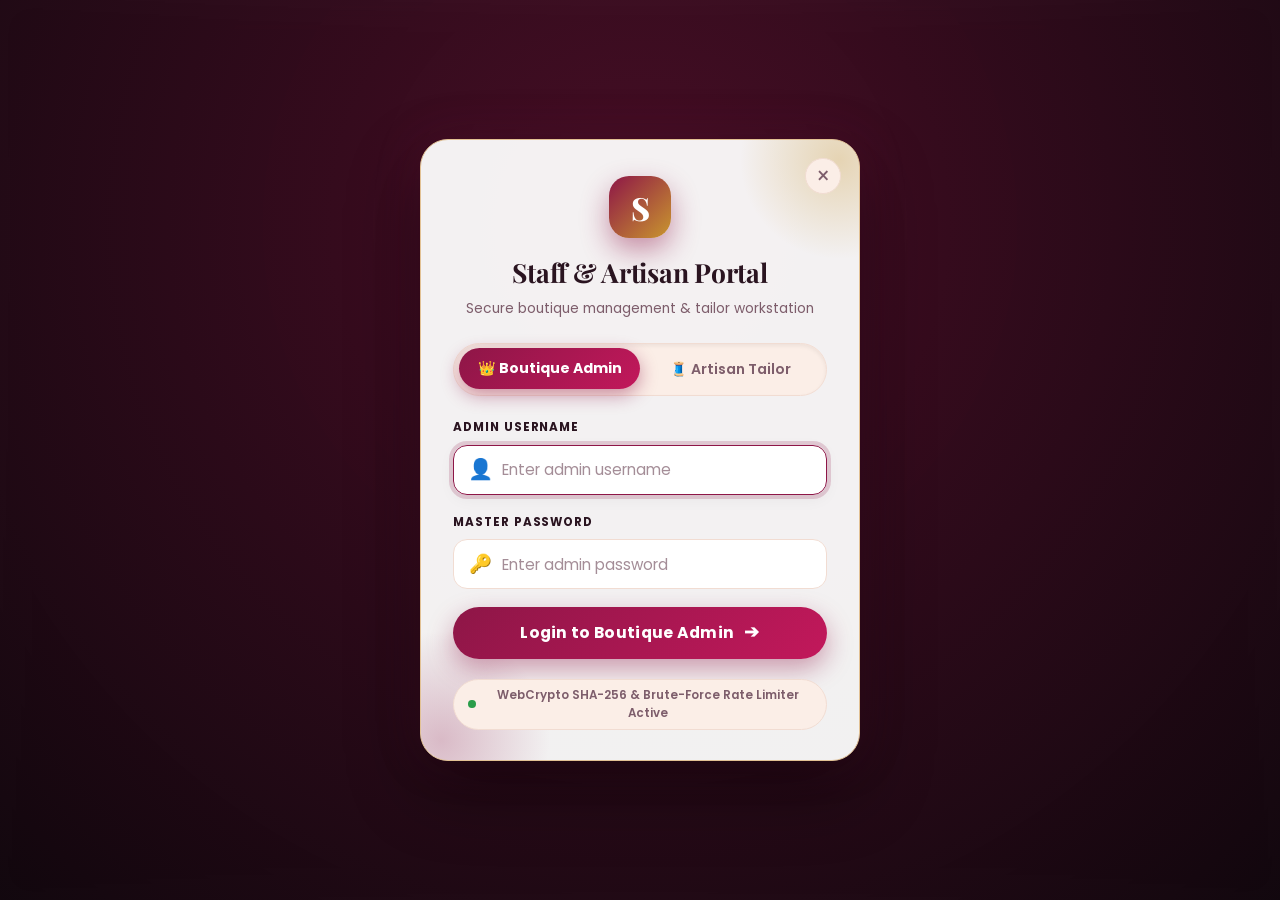
<file: admin.html>
<!DOCTYPE html>
<html lang="en">
<head>
  <meta charset="utf-8">
  <meta name="viewport" content="width=device-width, initial-scale=1, viewport-fit=cover">
  <meta name="theme-color" content="#8e1647">
  <meta name="robots" content="noindex, nofollow">
  <title>Staff &amp; Artisan Atelier Portal – SAIFA DESIGNS</title>
  <link href="https://fonts.googleapis.com/css2?family=Playfair+Display:wght@600;700;800&family=Poppins:wght@300;400;500;600;700&display=swap" rel="stylesheet">
  <link rel="stylesheet" href="css/style.css">
  <link rel="stylesheet" href="css/admin.css">
  <link rel="stylesheet" href="css/login.css">
  <script>(function () { try { var t = localStorage.getItem("saifa_theme") || (window.matchMedia("(prefers-color-scheme: dark)").matches ? "dark" : "light"); document.documentElement.setAttribute("data-theme", t); } catch (e) { } })();</script>
  <style>
    body {
      min-height: 100vh;
      display: flex;
      flex-direction: column;
      background: var(--bg);
      color: var(--tx);
      font-family: 'Poppins', sans-serif;
    }
    .admin-entry-shell {
      flex: 1;
      display: flex;
      align-items: center;
      justify-content: center;
      padding: 40px 20px;
    }
    .admin-entry-card {
      background: var(--sf);
      border: 1px solid color-mix(in srgb, var(--gd) 30%, var(--ln));
      border-radius: 24px;
      padding: 36px 32px;
      max-width: 440px;
      width: 100%;
      text-align: center;
      box-shadow: 0 16px 40px rgba(0,0,0,0.08);
      position: relative;
      overflow: hidden;
    }
    .admin-entry-card::before {
      content: '';
      position: absolute;
      top: 0; left: 0; right: 0; height: 4px;
      background: linear-gradient(90deg, var(--br), var(--gd));
    }
    .admin-lock-icon {
      width: 56px;
      height: 56px;
      border-radius: 50%;
      background: linear-gradient(135deg, color-mix(in srgb, var(--br) 12%, var(--sf2)), color-mix(in srgb, var(--gd) 18%, var(--sf2)));
      border: 1px solid var(--gd);
      display: flex;
      align-items: center;
      justify-content: center;
      font-size: 1.6rem;
      margin: 0 auto 16px;
    }
  </style>
</head>
<body>
  <div class="admin-entry-shell">
    <div class="admin-entry-card">
      <div class="admin-lock-icon">🔐</div>
      <h1 style="font-family:'Playfair Display',serif;font-size:1.6rem;color:var(--br);margin:0 0 6px">SAIFA ATELIER</h1>
      <p style="color:var(--mu);font-size:0.86rem;margin-bottom:24px">Staff, Artisan &amp; Master Tailor Management Portal</p>
      
      <div style="display:flex;flex-direction:column;gap:12px">
        <button class="btn p" style="width:100%;padding:13px;font-size:0.95rem" onclick="openLogin('admin')">
          👑 Admin / Manager Portal
        </button>
        <button class="btn" style="width:100%;padding:13px;font-size:0.95rem" onclick="openLogin('worker')">
          🪡 In-House Artisan &amp; Tailor PIN Login
        </button>
        <a href="index.html" class="btn s" style="margin-top:8px;text-decoration:none">
          ← Return to Customer Storefront
        </a>
      </div>
      
      <div style="margin-top:20px;padding-top:14px;border-top:1px dashed var(--ln);font-size:0.75rem;color:var(--mu)">
        🛡️ Protected by progressive rate-limiting &amp; SHA-256 session verification
      </div>
    </div>
  </div>

  <div class="drawer" id="dr"></div>
  <div class="ov" id="ov">
    <div class="md" id="md"></div>
  </div>
  <div id="pn"></div>
  <div class="toast" id="tt"></div>

  <!-- Scripts -->
  <script src="js/data.js"></script>
  <script src="js/security.js"></script>
  <script src="js/backend.js"></script>
  <script src="js/customer.js"></script>
  <script src="js/admin.js"></script>
  <script src="js/worker.js"></script>
  <script src="js/ai.js"></script>
  <script src="js/app.js"></script>
  <script>
    document.addEventListener("DOMContentLoaded", () => {
      // If already logged in, go straight to panel
      if (S.me && S.me.role === "admin" && typeof panel === "function") {
        panel();
      } else if (S.me && S.me.role === "worker" && typeof wpanel === "function") {
        wpanel();
      } else {
        openLogin('admin');
      }
    });
  </script>
</body>
</html>
</file>
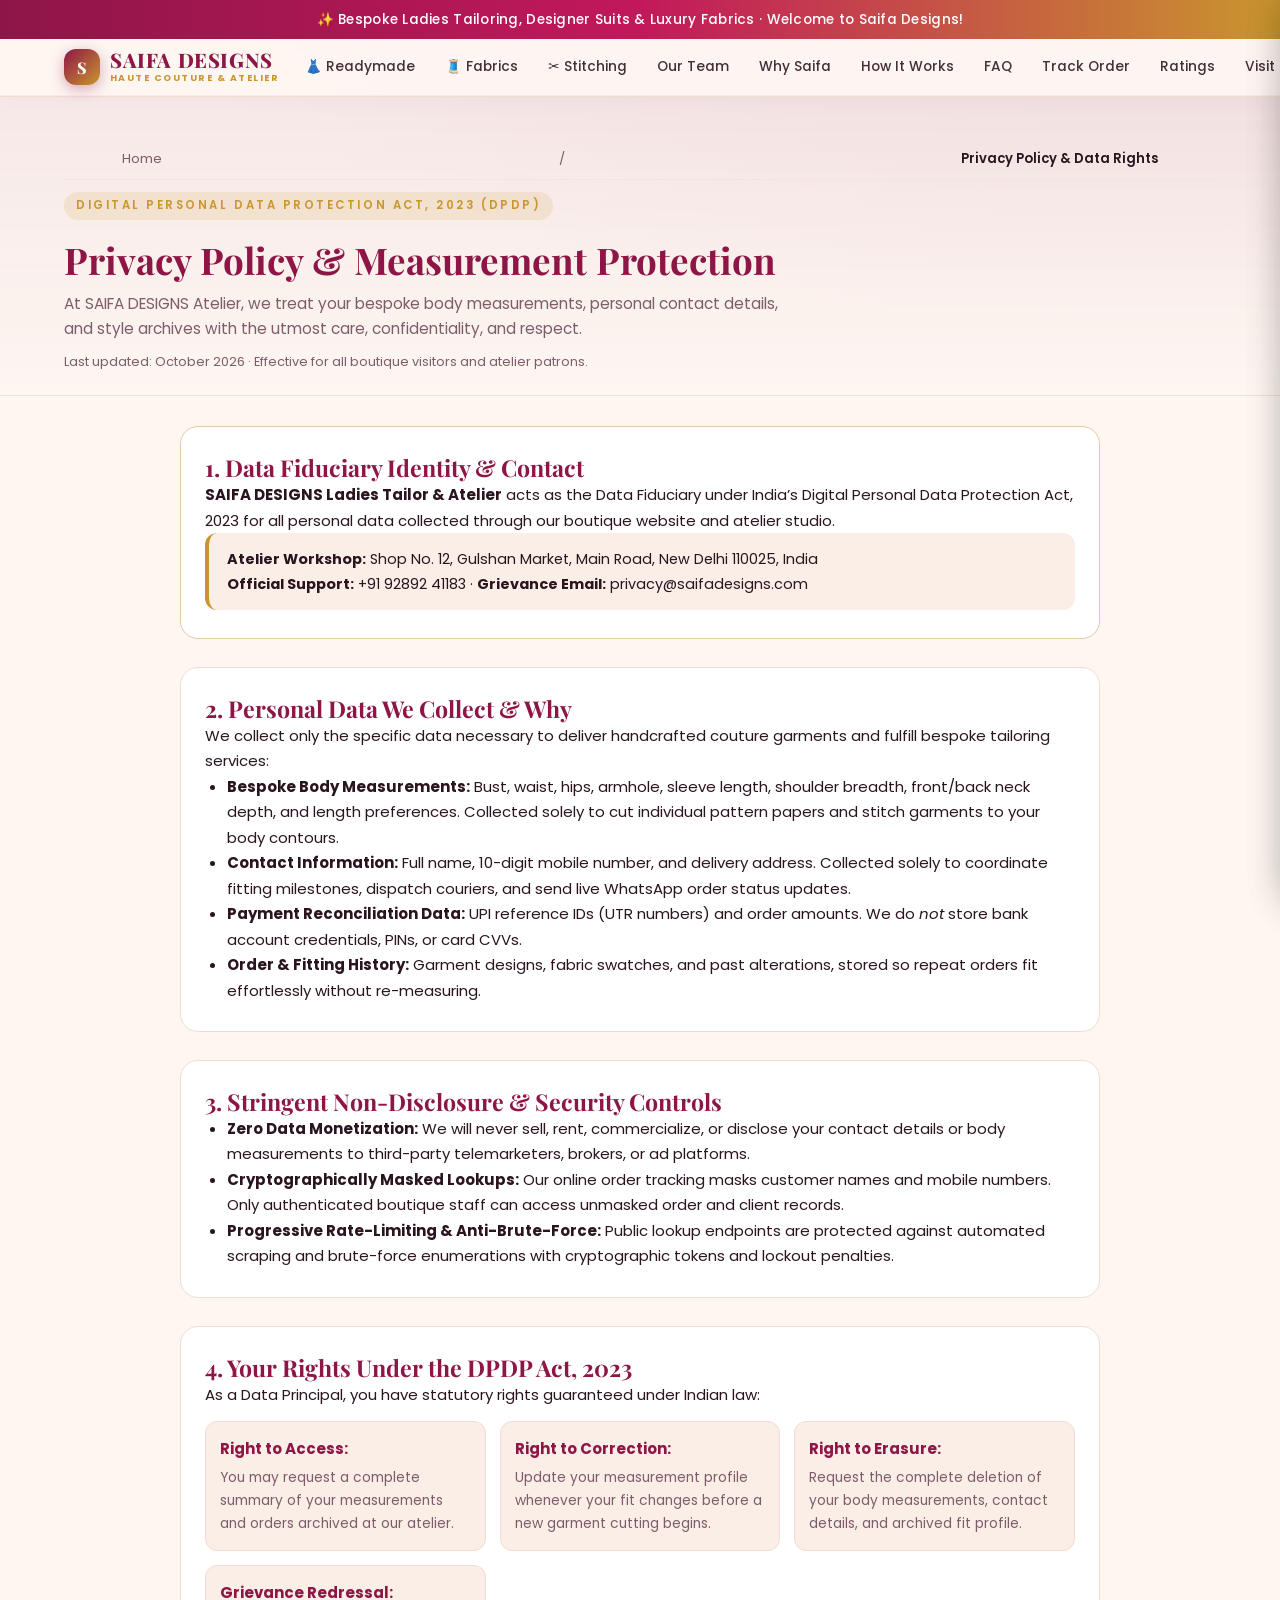
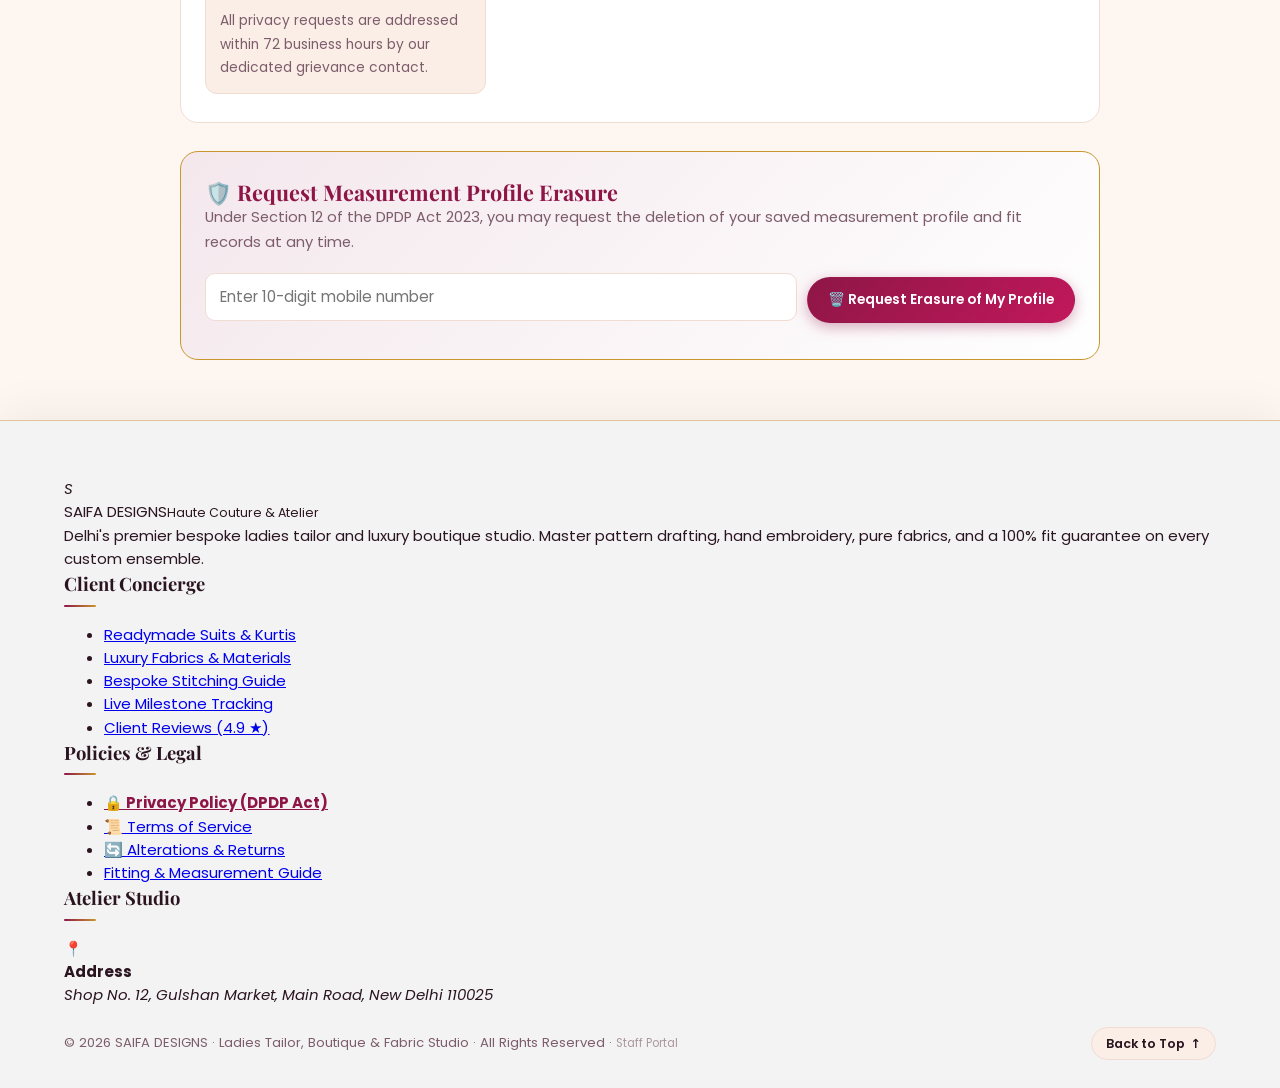
<file: privacy.html>
<!DOCTYPE html>
<html lang="en">

<head>
  <meta charset="utf-8">
  <meta name="viewport" content="width=device-width, initial-scale=1, viewport-fit=cover">
  <meta name="theme-color" content="#8e1647">
  <title>Privacy Policy &amp; Data Protection (DPDP Act 2023) – SAIFA DESIGNS Atelier</title>
  <meta name="description" content="DPDP Act 2023 compliant privacy policy for Saifa Designs Ladies Tailor & Atelier, New Delhi. Learn how we store body measurements, phone numbers, and fitting records securely.">
  <link rel="canonical" href="https://saifadesigns.com/privacy.html">
  <meta property="og:title" content="Privacy Policy & Data Protection – SAIFA DESIGNS">
  <meta property="og:description" content="How Saifa Designs Atelier protects your bespoke fitting measurements and personal data under India's DPDP Act 2023.">
  <meta property="og:type" content="website">
  <meta property="og:url" content="https://saifadesigns.com/privacy.html">
  <link rel="manifest" href="manifest.json">
  <link
    href="https://fonts.googleapis.com/css2?family=Playfair+Display:wght@600;700;800&family=Poppins:wght@300;400;500;600;700&display=swap"
    rel="stylesheet">
  <link rel="stylesheet" href="css/style.css">
  <link rel="stylesheet" href="css/admin.css">
  <link rel="stylesheet" href="css/login.css">
  <script>(function () { try { var t = localStorage.getItem("saifa_theme") || (window.matchMedia("(prefers-color-scheme: dark)").matches ? "dark" : "light"); document.documentElement.setAttribute("data-theme", t); } catch (e) { } })();</script>
</head>

<body>

  <!-- ==========================================
       ELEVATED BOUTIQUE HEADER
       ========================================== -->
  <header class="site-header" id="siteHeader">
    <div class="offer" id="offer">✨ Bespoke Ladies Tailoring, Designer Suits &amp; Luxury Fabrics · Welcome to Saifa Designs!</div>
    <nav class="main-nav">
      <a class="logo" href="index.html" style="text-decoration:none" title="SAIFA DESIGNS – Return to Home">
        <i>S</i>
        <div class="logo-text">
          <span>SAIFA DESIGNS</span>
          <small>Haute Couture &amp; Atelier</small>
        </div>
      </a>

      <div class="nav-links" id="navLinks">
        <a class="lk" href="readymade.html">👗 Readymade</a>
        <a class="lk" href="product.html">🧵 Fabrics</a>
        <a class="lk" href="index.html#stitch">✂️ Stitching</a>
        <a class="lk" href="index.html#team">Our Team</a>
        <a class="lk" href="index.html#about">Why Saifa</a>
        <a class="lk" href="index.html#how-it-works">How It Works</a>
        <a class="lk" href="index.html#faq">FAQ</a>
        <a class="lk" href="index.html#track">Track Order</a>
        <a class="lk" href="index.html#reviews">Ratings</a>
        <a class="lk" href="index.html#contact">Visit Us</a>
      </div>

      <div class="header-actions">
        <button class="theme-toggle-btn" onclick="toggleTheme()" title="Switch Dark/Light Mode" aria-label="Toggle Theme">
          <span class="theme-icon">🌙</span> <span class="theme-label">Theme</span>
        </button>
        <a class="btn s wishlist-btn" id="wb" style="cursor:pointer" onclick="Customer.openWishlist(true)" title="View Saved Wishlist">
          <span class="wishlist-icon">💖</span> <span class="wishlist-label">Wishlist</span> <span class="cnt" id="wc">0</span>
        </a>
        <a class="btn s p cartbtn" style="cursor:pointer" onclick="cart(1)" title="View Cart">
          <span class="cart-icon">🛒</span> <span class="cart-label">Cart</span> <span class="cnt" id="cc">0</span>
        </a>
        <button class="mobile-nav-toggle" id="mobileNavToggle" onclick="Customer.toggleMobileNav()" aria-label="Toggle Navigation Menu">
          <span class="bar"></span>
          <span class="bar"></span>
          <span class="bar"></span>
        </button>
      </div>
    </nav>

    <!-- Mobile Drawer -->
    <div class="mobile-nav-drawer" id="mobileNavDrawer">
      <div class="mobile-nav-links">
        <a class="mob-lk mob-lk-featured" href="readymade.html" onclick="Customer.closeMobileNav()">👗 Readymade Ensembles</a>
        <a class="mob-lk mob-lk-featured" href="product.html" onclick="Customer.closeMobileNav()">🧵 Materials &amp; Fabrics Studio</a>
        <a class="mob-lk" href="index.html#stitch" onclick="Customer.closeMobileNav()">✂️ Bespoke Stitching</a>
        <a class="mob-lk" href="index.html#track" onclick="Customer.closeMobileNav()">📦 Track My Order</a>
        <a class="mob-lk" href="index.html#reviews" onclick="Customer.closeMobileNav()">⭐ Client Ratings</a>
        <a class="mob-lk" href="index.html#contact" onclick="Customer.closeMobileNav()">🏛️ Visit Boutique</a>
      </div>
      <div class="mobile-nav-footer">
        <a class="mob-account-btn" href="index.html#stitch" onclick="Customer.closeMobileNav()">
          <span class="mob-acc-icon">✂️</span>
          <div class="mob-acc-text">
            <strong>Bespoke Fit Profile</strong>
            <small>Save &amp; View Your Measurements</small>
          </div>
          <span class="mob-acc-arrow">➔</span>
        </a>
      </div>
    </div>
  </header>

  <!-- ==========================================
       HERO & BREADCRUMBS
       ========================================== -->
  <section class="catalogue-hero">
    <div class="catalogue-hero-inner">
      <nav class="catalogue-breadcrumbs">
        <a href="index.html">Home</a>
        <span>/</span>
        <span class="cur">Privacy Policy &amp; Data Rights</span>
      </nav>
      <span class="eyebrow">Digital Personal Data Protection Act, 2023 (DPDP)</span>
      <h1>Privacy Policy &amp; Measurement Protection</h1>
      <p class="catalogue-lead">
        At SAIFA DESIGNS Atelier, we treat your bespoke body measurements, personal contact details, and style archives with the utmost care, confidentiality, and respect.
      </p>
      <div style="font-size:0.8rem;color:var(--mu);margin-top:10px">
        Last updated: October 2026 · Effective for all boutique visitors and atelier patrons.
      </div>
    </div>
  </section>

  <!-- ==========================================
       MAIN POLICY CONTENT
       ========================================== -->
  <main style="max-width:960px;margin:30px auto 60px;padding:0 20px;line-height:1.7;color:var(--tx)">

    <div style="background:var(--sf);border:1px solid color-mix(in srgb, var(--gd) 28%, var(--ln));border-radius:18px;padding:28px 24px;margin-bottom:28px">
      <h2 style="font-family:'Playfair Display',serif;color:var(--br);margin-top:0;font-size:1.45rem">1. Data Fiduciary Identity &amp; Contact</h2>
      <p>
        <strong>SAIFA DESIGNS Ladies Tailor &amp; Atelier</strong> acts as the Data Fiduciary under India’s Digital Personal Data Protection Act, 2023 for all personal data collected through our boutique website and atelier studio.
      </p>
      <div style="background:var(--sf2);padding:14px 18px;border-radius:12px;border-left:4px solid var(--gd);font-size:0.9rem">
        <strong>Atelier Workshop:</strong> Shop No. 12, Gulshan Market, Main Road, New Delhi 110025, India<br>
        <strong>Official Support:</strong> +91 92892 41183 · <strong>Grievance Email:</strong> privacy@saifadesigns.com
      </div>
    </div>

    <div style="background:var(--sf);border:1px solid var(--ln);border-radius:18px;padding:28px 24px;margin-bottom:28px">
      <h2 style="font-family:'Playfair Display',serif;color:var(--br);margin-top:0;font-size:1.45rem">2. Personal Data We Collect &amp; Why</h2>
      <p>We collect only the specific data necessary to deliver handcrafted couture garments and fulfill bespoke tailoring services:</p>
      <ul style="padding-left:22px">
        <li><strong>Bespoke Body Measurements:</strong> Bust, waist, hips, armhole, sleeve length, shoulder breadth, front/back neck depth, and length preferences. Collected solely to cut individual pattern papers and stitch garments to your body contours.</li>
        <li><strong>Contact Information:</strong> Full name, 10-digit mobile number, and delivery address. Collected solely to coordinate fitting milestones, dispatch couriers, and send live WhatsApp order status updates.</li>
        <li><strong>Payment Reconciliation Data:</strong> UPI reference IDs (UTR numbers) and order amounts. We do <em>not</em> store bank account credentials, PINs, or card CVVs.</li>
        <li><strong>Order &amp; Fitting History:</strong> Garment designs, fabric swatches, and past alterations, stored so repeat orders fit effortlessly without re-measuring.</li>
      </ul>
    </div>

    <div style="background:var(--sf);border:1px solid var(--ln);border-radius:18px;padding:28px 24px;margin-bottom:28px">
      <h2 style="font-family:'Playfair Display',serif;color:var(--br);margin-top:0;font-size:1.45rem">3. Stringent Non-Disclosure &amp; Security Controls</h2>
      <ul style="padding-left:22px">
        <li><strong>Zero Data Monetization:</strong> We will never sell, rent, commercialize, or disclose your contact details or body measurements to third-party telemarketers, brokers, or ad platforms.</li>
        <li><strong>Cryptographically Masked Lookups:</strong> Our online order tracking masks customer names and mobile numbers. Only authenticated boutique staff can access unmasked order and client records.</li>
        <li><strong>Progressive Rate-Limiting &amp; Anti-Brute-Force:</strong> Public lookup endpoints are protected against automated scraping and brute-force enumerations with cryptographic tokens and lockout penalties.</li>
      </ul>
    </div>

    <div style="background:var(--sf);border:1px solid var(--ln);border-radius:18px;padding:28px 24px;margin-bottom:28px">
      <h2 style="font-family:'Playfair Display',serif;color:var(--br);margin-top:0;font-size:1.45rem">4. Your Rights Under the DPDP Act, 2023</h2>
      <p>As a Data Principal, you have statutory rights guaranteed under Indian law:</p>
      <div style="display:grid;grid-template-columns:repeat(auto-fit, minmax(240px, 1fr));gap:14px;margin-top:14px">
        <div style="background:var(--sf2);padding:14px;border-radius:12px;border:1px solid var(--ln)">
          <strong style="color:var(--br)">Right to Access:</strong>
          <p style="margin:4px 0 0;font-size:0.86rem;color:var(--mu)">You may request a complete summary of your measurements and orders archived at our atelier.</p>
        </div>
        <div style="background:var(--sf2);padding:14px;border-radius:12px;border:1px solid var(--ln)">
          <strong style="color:var(--br)">Right to Correction:</strong>
          <p style="margin:4px 0 0;font-size:0.86rem;color:var(--mu)">Update your measurement profile whenever your fit changes before a new garment cutting begins.</p>
        </div>
        <div style="background:var(--sf2);padding:14px;border-radius:12px;border:1px solid var(--ln)">
          <strong style="color:var(--br)">Right to Erasure:</strong>
          <p style="margin:4px 0 0;font-size:0.86rem;color:var(--mu)">Request the complete deletion of your body measurements, contact details, and archived fit profile.</p>
        </div>
        <div style="background:var(--sf2);padding:14px;border-radius:12px;border:1px solid var(--ln)">
          <strong style="color:var(--br)">Grievance Redressal:</strong>
          <p style="margin:4px 0 0;font-size:0.86rem;color:var(--mu)">All privacy requests are addressed within 72 business hours by our dedicated grievance contact.</p>
        </div>
      </div>
    </div>

    <!-- Interactive Erasure Request Card -->
    <div style="background:linear-gradient(135deg, color-mix(in srgb, var(--br) 10%, var(--sf)), var(--sf));border:1.5px solid var(--gd);border-radius:18px;padding:28px 24px;margin-bottom:28px">
      <h3 style="font-family:'Playfair Display',serif;color:var(--br);margin-top:0;font-size:1.35rem">🛡️ Request Measurement Profile Erasure</h3>
      <p style="font-size:0.92rem;color:var(--mu)">
        Under Section 12 of the DPDP Act 2023, you may request the deletion of your saved measurement profile and fit records at any time.
      </p>
      <div style="display:flex;flex-wrap:wrap;gap:10px;margin-top:14px;align-items:center">
        <input id="dpdpPhoneInput" type="tel" maxlength="10" placeholder="Enter 10-digit mobile number" style="padding:10px 14px;border-radius:10px;border:1px solid var(--ln);background:var(--sf);color:var(--tx);font-family:inherit;font-size:0.95rem;flex:1;min-width:220px">
        <button class="btn p" type="button" onclick="Customer.requestDataErasure()" style="white-space:nowrap;padding:10px 20px">
          🗑️ Request Erasure of My Profile
        </button>
      </div>
      <div id="dpdpErasureFeedback" style="display:none;margin-top:12px;font-size:0.88rem;padding:10px;border-radius:8px"></div>
    </div>

  </main>

  <!-- ==========================================
       BOUTIQUE FOOTER
       ========================================== -->
  <footer class="site-footer">
    <div class="footer-grid">
      <div class="footer-col footer-col-brand">
        <div class="footer-brand-logo">
          <i>S</i>
          <div><span>SAIFA DESIGNS</span><small>Haute Couture &amp; Atelier</small></div>
        </div>
        <p class="footer-brand-bio">
          Delhi's premier bespoke ladies tailor and luxury boutique studio. Master pattern drafting, hand embroidery, pure fabrics, and a 100% fit guarantee on every custom ensemble.
        </p>
      </div>
      <div class="footer-col">
        <h4 class="footer-col-title">Client Concierge</h4>
        <ul class="footer-links">
          <li><a href="readymade.html">Readymade Suits &amp; Kurtis</a></li>
          <li><a href="product.html">Luxury Fabrics &amp; Materials</a></li>
          <li><a href="index.html#stitch">Bespoke Stitching Guide</a></li>
          <li><a href="index.html#track">Live Milestone Tracking</a></li>
          <li><a href="index.html#reviews">Client Reviews (4.9 ★)</a></li>
        </ul>
      </div>
      <div class="footer-col">
        <h4 class="footer-col-title">Policies &amp; Legal</h4>
        <ul class="footer-links">
          <li><a href="privacy.html" style="color:var(--br);font-weight:700">🔒 Privacy Policy (DPDP Act)</a></li>
          <li><a href="terms.html">📜 Terms of Service</a></li>
          <li><a href="returns.html">🔄 Alterations &amp; Returns</a></li>
          <li><a href="index.html#faq">Fitting &amp; Measurement Guide</a></li>
        </ul>
      </div>
      <div class="footer-col footer-col-contact">
        <h4 class="footer-col-title">Atelier Studio</h4>
        <div class="footer-contact-item">
          <span class="fc-icon">📍</span>
          <div><b>Address</b><address>Shop No. 12, Gulshan Market, Main Road, New Delhi 110025</address></div>
        </div>
      </div>
    </div>
    <div class="footer-bottom-bar">
      <div class="footer-bottom-inner">
        <span>© 2026 SAIFA DESIGNS · Ladies Tailor, Boutique &amp; Fabric Studio · All Rights Reserved · <a href="admin.html" style="color:var(--mu);text-decoration:none;font-size:0.72rem;opacity:0.6">Staff Portal</a></span>
        <button class="footer-top-btn" onclick="window.scrollTo({top:0,behavior:'smooth'})"><span>Back to Top</span> <b>↑</b></button>
      </div>
    </div>
  </footer>

  <div class="drawer" id="dr"></div>
  <div class="drawer wishlist-drawer" id="wdr"></div>
  <div class="ov" id="ov"><div class="md" id="md"></div></div>
  <div class="toast" id="tt"></div>

  <script src="js/data.js"></script>
  <script src="js/security.js"></script>
  <script src="js/backend.js"></script>
  <script src="js/customer.js"></script>
  <script src="js/app.js"></script>
</body>

</html>
</file>
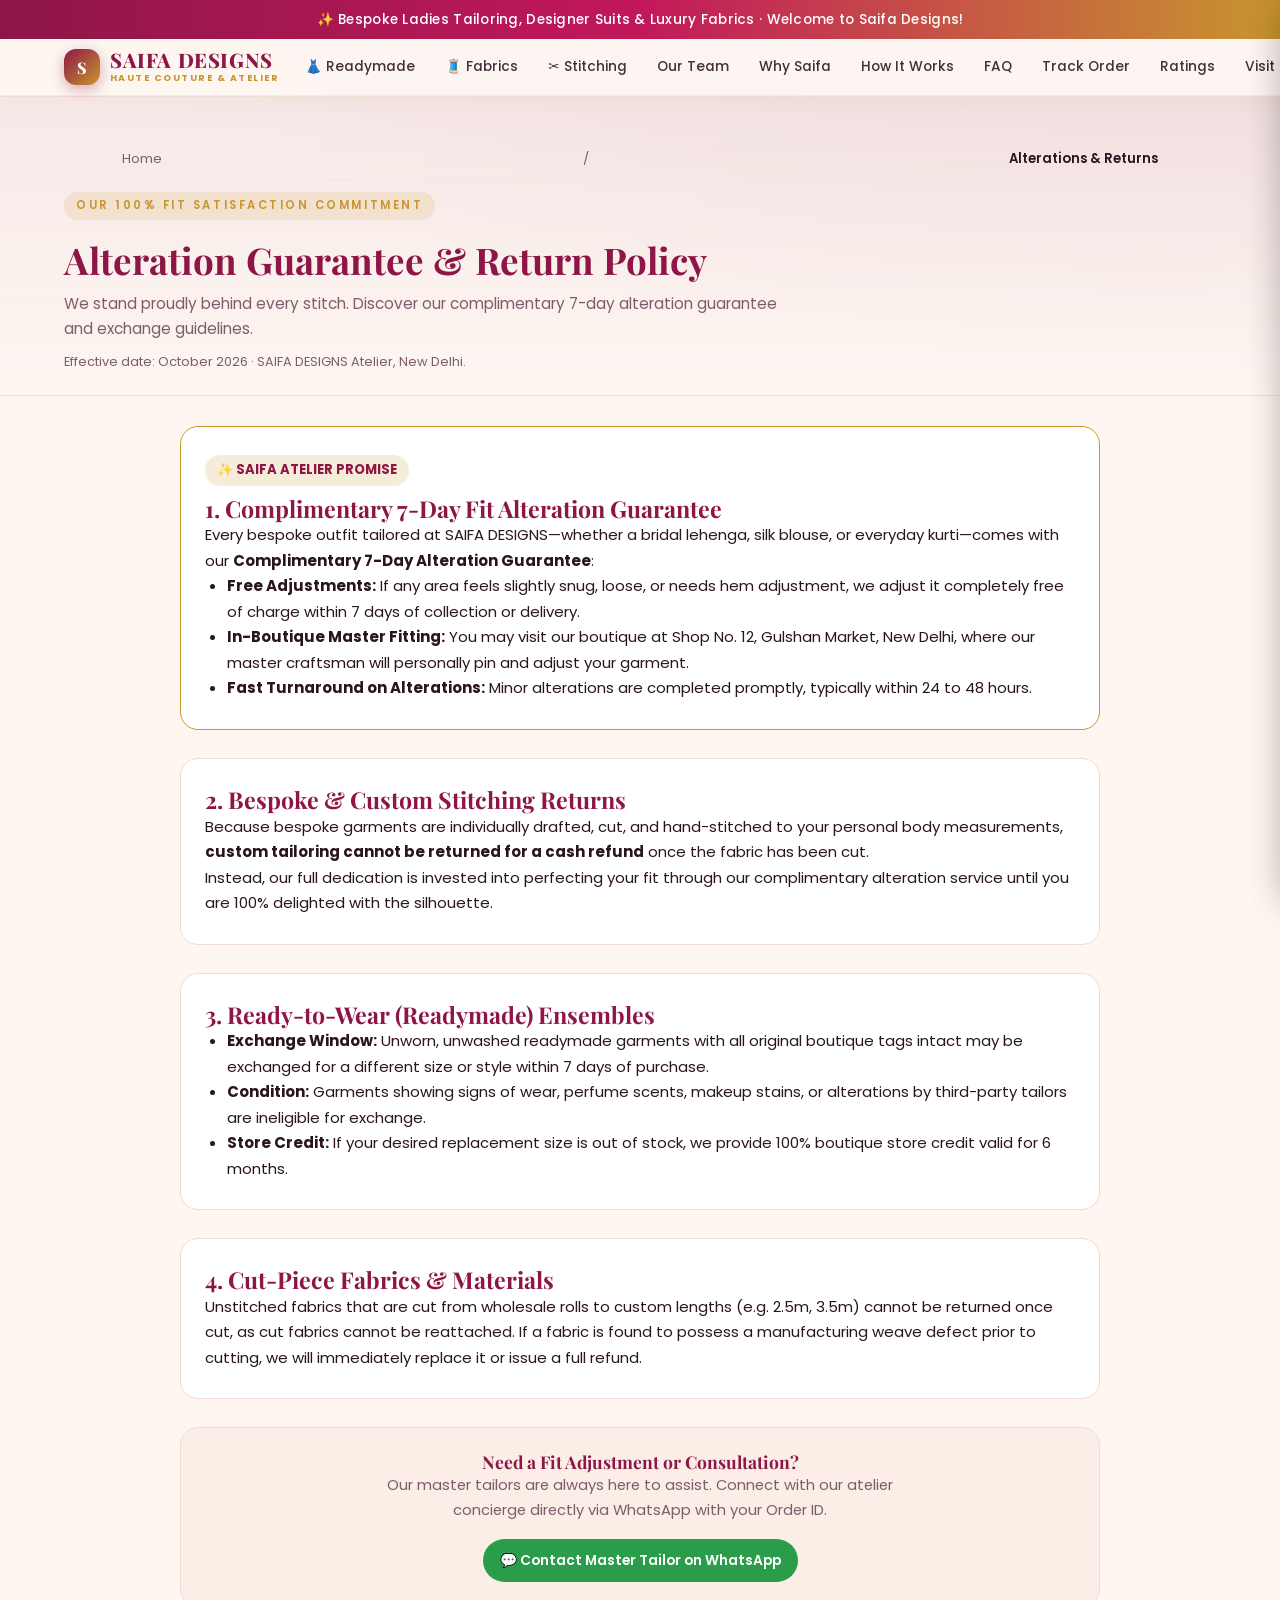
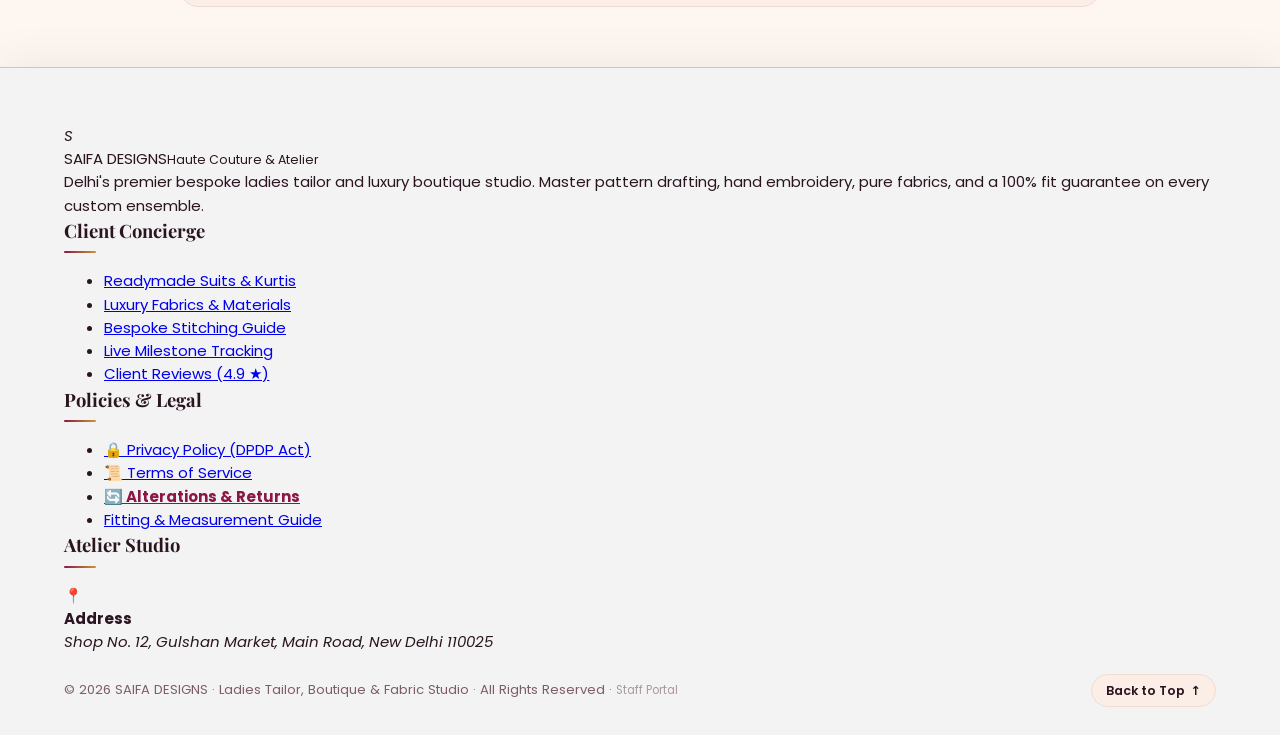
<file: returns.html>
<!DOCTYPE html>
<html lang="en">

<head>
  <meta charset="utf-8">
  <meta name="viewport" content="width=device-width, initial-scale=1, viewport-fit=cover">
  <meta name="theme-color" content="#8e1647">
  <title>Alterations &amp; Returns Policy – SAIFA DESIGNS Ladies Tailor &amp; Atelier</title>
  <meta name="description" content="Complimentary 7-day alteration guarantee, bespoke fit satisfaction policy, and readymade exchange rules at Saifa Designs Boutique, New Delhi.">
  <link rel="canonical" href="https://saifadesigns.com/returns.html">
  <meta property="og:title" content="Alterations & Returns Policy – SAIFA DESIGNS">
  <meta property="og:description" content="100% Fit Satisfaction Guarantee and complimentary 7-day alteration policy on all custom tailoring at Saifa Designs.">
  <meta property="og:type" content="website">
  <meta property="og:url" content="https://saifadesigns.com/returns.html">
  <link rel="manifest" href="manifest.json">
  <link
    href="https://fonts.googleapis.com/css2?family=Playfair+Display:wght@600;700;800&family=Poppins:wght@300;400;500;600;700&display=swap"
    rel="stylesheet">
  <link rel="stylesheet" href="css/style.css">
  <link rel="stylesheet" href="css/admin.css">
  <link rel="stylesheet" href="css/login.css">
  <script>(function () { try { var t = localStorage.getItem("saifa_theme") || (window.matchMedia("(prefers-color-scheme: dark)").matches ? "dark" : "light"); document.documentElement.setAttribute("data-theme", t); } catch (e) { } })();</script>
</head>

<body>

  <header class="site-header" id="siteHeader">
    <div class="offer" id="offer">✨ Bespoke Ladies Tailoring, Designer Suits &amp; Luxury Fabrics · Welcome to Saifa Designs!</div>
    <nav class="main-nav">
      <a class="logo" href="index.html" style="text-decoration:none" title="SAIFA DESIGNS – Return to Home">
        <i>S</i>
        <div class="logo-text">
          <span>SAIFA DESIGNS</span>
          <small>Haute Couture &amp; Atelier</small>
        </div>
      </a>

      <div class="nav-links" id="navLinks">
        <a class="lk" href="readymade.html">👗 Readymade</a>
        <a class="lk" href="product.html">🧵 Fabrics</a>
        <a class="lk" href="index.html#stitch">✂️ Stitching</a>
        <a class="lk" href="index.html#team">Our Team</a>
        <a class="lk" href="index.html#about">Why Saifa</a>
        <a class="lk" href="index.html#how-it-works">How It Works</a>
        <a class="lk" href="index.html#faq">FAQ</a>
        <a class="lk" href="index.html#track">Track Order</a>
        <a class="lk" href="index.html#reviews">Ratings</a>
        <a class="lk" href="index.html#contact">Visit Us</a>
      </div>

      <div class="header-actions">
        <button class="theme-toggle-btn" onclick="toggleTheme()" title="Switch Dark/Light Mode" aria-label="Toggle Theme">
          <span class="theme-icon">🌙</span> <span class="theme-label">Theme</span>
        </button>
        <a class="btn s wishlist-btn" id="wb" style="cursor:pointer" onclick="Customer.openWishlist(true)" title="View Saved Wishlist">
          <span class="wishlist-icon">💖</span> <span class="wishlist-label">Wishlist</span> <span class="cnt" id="wc">0</span>
        </a>
        <a class="btn s p cartbtn" style="cursor:pointer" onclick="cart(1)" title="View Cart">
          <span class="cart-icon">🛒</span> <span class="cart-label">Cart</span> <span class="cnt" id="cc">0</span>
        </a>
        <button class="mobile-nav-toggle" id="mobileNavToggle" onclick="Customer.toggleMobileNav()" aria-label="Toggle Navigation Menu">
          <span class="bar"></span>
          <span class="bar"></span>
          <span class="bar"></span>
        </button>
      </div>
    </nav>

    <div class="mobile-nav-drawer" id="mobileNavDrawer">
      <div class="mobile-nav-links">
        <a class="mob-lk mob-lk-featured" href="readymade.html" onclick="Customer.closeMobileNav()">👗 Readymade Ensembles</a>
        <a class="mob-lk mob-lk-featured" href="product.html" onclick="Customer.closeMobileNav()">🧵 Materials &amp; Fabrics Studio</a>
        <a class="mob-lk" href="index.html#stitch" onclick="Customer.closeMobileNav()">✂️ Bespoke Stitching</a>
        <a class="mob-lk" href="index.html#track" onclick="Customer.closeMobileNav()">📦 Track My Order</a>
        <a class="mob-lk" href="index.html#reviews" onclick="Customer.closeMobileNav()">⭐ Client Ratings</a>
        <a class="mob-lk" href="index.html#contact" onclick="Customer.closeMobileNav()">🏛️ Visit Boutique</a>
      </div>
      <div class="mobile-nav-footer">
        <a class="mob-account-btn" href="index.html#stitch" onclick="Customer.closeMobileNav()">
          <span class="mob-acc-icon">✂️</span>
          <div class="mob-acc-text">
            <strong>Bespoke Fit Profile</strong>
            <small>Save &amp; View Your Measurements</small>
          </div>
          <span class="mob-acc-arrow">➔</span>
        </a>
      </div>
    </div>
  </header>

  <section class="catalogue-hero">
    <div class="catalogue-hero-inner">
      <nav class="catalogue-breadcrumbs">
        <a href="index.html">Home</a>
        <span>/</span>
        <span class="cur">Alterations &amp; Returns</span>
      </nav>
      <span class="eyebrow">Our 100% Fit Satisfaction Commitment</span>
      <h1>Alteration Guarantee &amp; Return Policy</h1>
      <p class="catalogue-lead">
        We stand proudly behind every stitch. Discover our complimentary 7-day alteration guarantee and exchange guidelines.
      </p>
      <div style="font-size:0.8rem;color:var(--mu);margin-top:10px">
        Effective date: October 2026 · SAIFA DESIGNS Atelier, New Delhi.
      </div>
    </div>
  </section>

  <main style="max-width:960px;margin:30px auto 60px;padding:0 20px;line-height:1.7;color:var(--tx)">

    <div style="background:var(--sf);border:1.5px solid var(--gd);border-radius:18px;padding:28px 24px;margin-bottom:28px">
      <div style="display:inline-block;padding:4px 12px;border-radius:99px;background:color-mix(in srgb, var(--gd) 18%, transparent);color:var(--br);font-weight:700;font-size:0.82rem;margin-bottom:10px">
        ✨ SAIFA ATELIER PROMISE
      </div>
      <h2 style="font-family:'Playfair Display',serif;color:var(--br);margin-top:0;font-size:1.45rem">1. Complimentary 7-Day Fit Alteration Guarantee</h2>
      <p>
        Every bespoke outfit tailored at SAIFA DESIGNS—whether a bridal lehenga, silk blouse, or everyday kurti—comes with our <strong>Complimentary 7-Day Alteration Guarantee</strong>:
      </p>
      <ul style="padding-left:22px">
        <li><strong>Free Adjustments:</strong> If any area feels slightly snug, loose, or needs hem adjustment, we adjust it completely free of charge within 7 days of collection or delivery.</li>
        <li><strong>In-Boutique Master Fitting:</strong> You may visit our boutique at Shop No. 12, Gulshan Market, New Delhi, where our master craftsman will personally pin and adjust your garment.</li>
        <li><strong>Fast Turnaround on Alterations:</strong> Minor alterations are completed promptly, typically within 24 to 48 hours.</li>
      </ul>
    </div>

    <div style="background:var(--sf);border:1px solid var(--ln);border-radius:18px;padding:28px 24px;margin-bottom:28px">
      <h2 style="font-family:'Playfair Display',serif;color:var(--br);margin-top:0;font-size:1.45rem">2. Bespoke &amp; Custom Stitching Returns</h2>
      <p>
        Because bespoke garments are individually drafted, cut, and hand-stitched to your personal body measurements, <strong>custom tailoring cannot be returned for a cash refund</strong> once the fabric has been cut.
      </p>
      <p>
        Instead, our full dedication is invested into perfecting your fit through our complimentary alteration service until you are 100% delighted with the silhouette.
      </p>
    </div>

    <div style="background:var(--sf);border:1px solid var(--ln);border-radius:18px;padding:28px 24px;margin-bottom:28px">
      <h2 style="font-family:'Playfair Display',serif;color:var(--br);margin-top:0;font-size:1.45rem">3. Ready-to-Wear (Readymade) Ensembles</h2>
      <ul style="padding-left:22px">
        <li><strong>Exchange Window:</strong> Unworn, unwashed readymade garments with all original boutique tags intact may be exchanged for a different size or style within 7 days of purchase.</li>
        <li><strong>Condition:</strong> Garments showing signs of wear, perfume scents, makeup stains, or alterations by third-party tailors are ineligible for exchange.</li>
        <li><strong>Store Credit:</strong> If your desired replacement size is out of stock, we provide 100% boutique store credit valid for 6 months.</li>
      </ul>
    </div>

    <div style="background:var(--sf);border:1px solid var(--ln);border-radius:18px;padding:28px 24px;margin-bottom:28px">
      <h2 style="font-family:'Playfair Display',serif;color:var(--br);margin-top:0;font-size:1.45rem">4. Cut-Piece Fabrics &amp; Materials</h2>
      <p>
        Unstitched fabrics that are cut from wholesale rolls to custom lengths (e.g. 2.5m, 3.5m) cannot be returned once cut, as cut fabrics cannot be reattached. If a fabric is found to possess a manufacturing weave defect prior to cutting, we will immediately replace it or issue a full refund.
      </p>
    </div>

    <div style="background:var(--sf2);border:1px solid var(--ln);border-radius:18px;padding:24px;text-align:center">
      <h3 style="font-family:'Playfair Display',serif;color:var(--br);margin-top:0">Need a Fit Adjustment or Consultation?</h3>
      <p style="color:var(--mu);max-width:520px;margin:0 auto 16px;font-size:0.92rem">
        Our master tailors are always here to assist. Connect with our atelier concierge directly via WhatsApp with your Order ID.
      </p>
      <a href="https://wa.me/919289241183?text=Hi%20Saifa%20Designs,%20I%20would%20like%20to%20request%20a%20fitting%20adjustment%20for%20my%20order." class="btn g" target="_blank" rel="noopener" style="display:inline-flex;align-items:center;gap:8px">
        <span>💬 Contact Master Tailor on WhatsApp</span>
      </a>
    </div>

  </main>

  <footer class="site-footer">
    <div class="footer-grid">
      <div class="footer-col footer-col-brand">
        <div class="footer-brand-logo"><i>S</i><div><span>SAIFA DESIGNS</span><small>Haute Couture &amp; Atelier</small></div></div>
        <p class="footer-brand-bio">Delhi's premier bespoke ladies tailor and luxury boutique studio. Master pattern drafting, hand embroidery, pure fabrics, and a 100% fit guarantee on every custom ensemble.</p>
      </div>
      <div class="footer-col">
        <h4 class="footer-col-title">Client Concierge</h4>
        <ul class="footer-links">
          <li><a href="readymade.html">Readymade Suits &amp; Kurtis</a></li>
          <li><a href="product.html">Luxury Fabrics &amp; Materials</a></li>
          <li><a href="index.html#stitch">Bespoke Stitching Guide</a></li>
          <li><a href="index.html#track">Live Milestone Tracking</a></li>
          <li><a href="index.html#reviews">Client Reviews (4.9 ★)</a></li>
        </ul>
      </div>
      <div class="footer-col">
        <h4 class="footer-col-title">Policies &amp; Legal</h4>
        <ul class="footer-links">
          <li><a href="privacy.html">🔒 Privacy Policy (DPDP Act)</a></li>
          <li><a href="terms.html">📜 Terms of Service</a></li>
          <li><a href="returns.html" style="color:var(--br);font-weight:700">🔄 Alterations &amp; Returns</a></li>
          <li><a href="index.html#faq">Fitting &amp; Measurement Guide</a></li>
        </ul>
      </div>
      <div class="footer-col footer-col-contact">
        <h4 class="footer-col-title">Atelier Studio</h4>
        <div class="footer-contact-item">
          <span class="fc-icon">📍</span>
          <div><b>Address</b><address>Shop No. 12, Gulshan Market, Main Road, New Delhi 110025</address></div>
        </div>
      </div>
    </div>
    <div class="footer-bottom-bar">
      <div class="footer-bottom-inner">
        <span>© 2026 SAIFA DESIGNS · Ladies Tailor, Boutique &amp; Fabric Studio · All Rights Reserved · <a href="admin.html" style="color:var(--mu);text-decoration:none;font-size:0.72rem;opacity:0.6">Staff Portal</a></span>
        <button class="footer-top-btn" onclick="window.scrollTo({top:0,behavior:'smooth'})"><span>Back to Top</span> <b>↑</b></button>
      </div>
    </div>
  </footer>

  <div class="drawer" id="dr"></div>
  <div class="drawer wishlist-drawer" id="wdr"></div>
  <div class="ov" id="ov"><div class="md" id="md"></div></div>
  <div class="toast" id="tt"></div>

  <script src="js/data.js"></script>
  <script src="js/security.js"></script>
  <script src="js/backend.js"></script>
  <script src="js/customer.js"></script>
  <script src="js/app.js"></script>
</body>

</html>
</file>
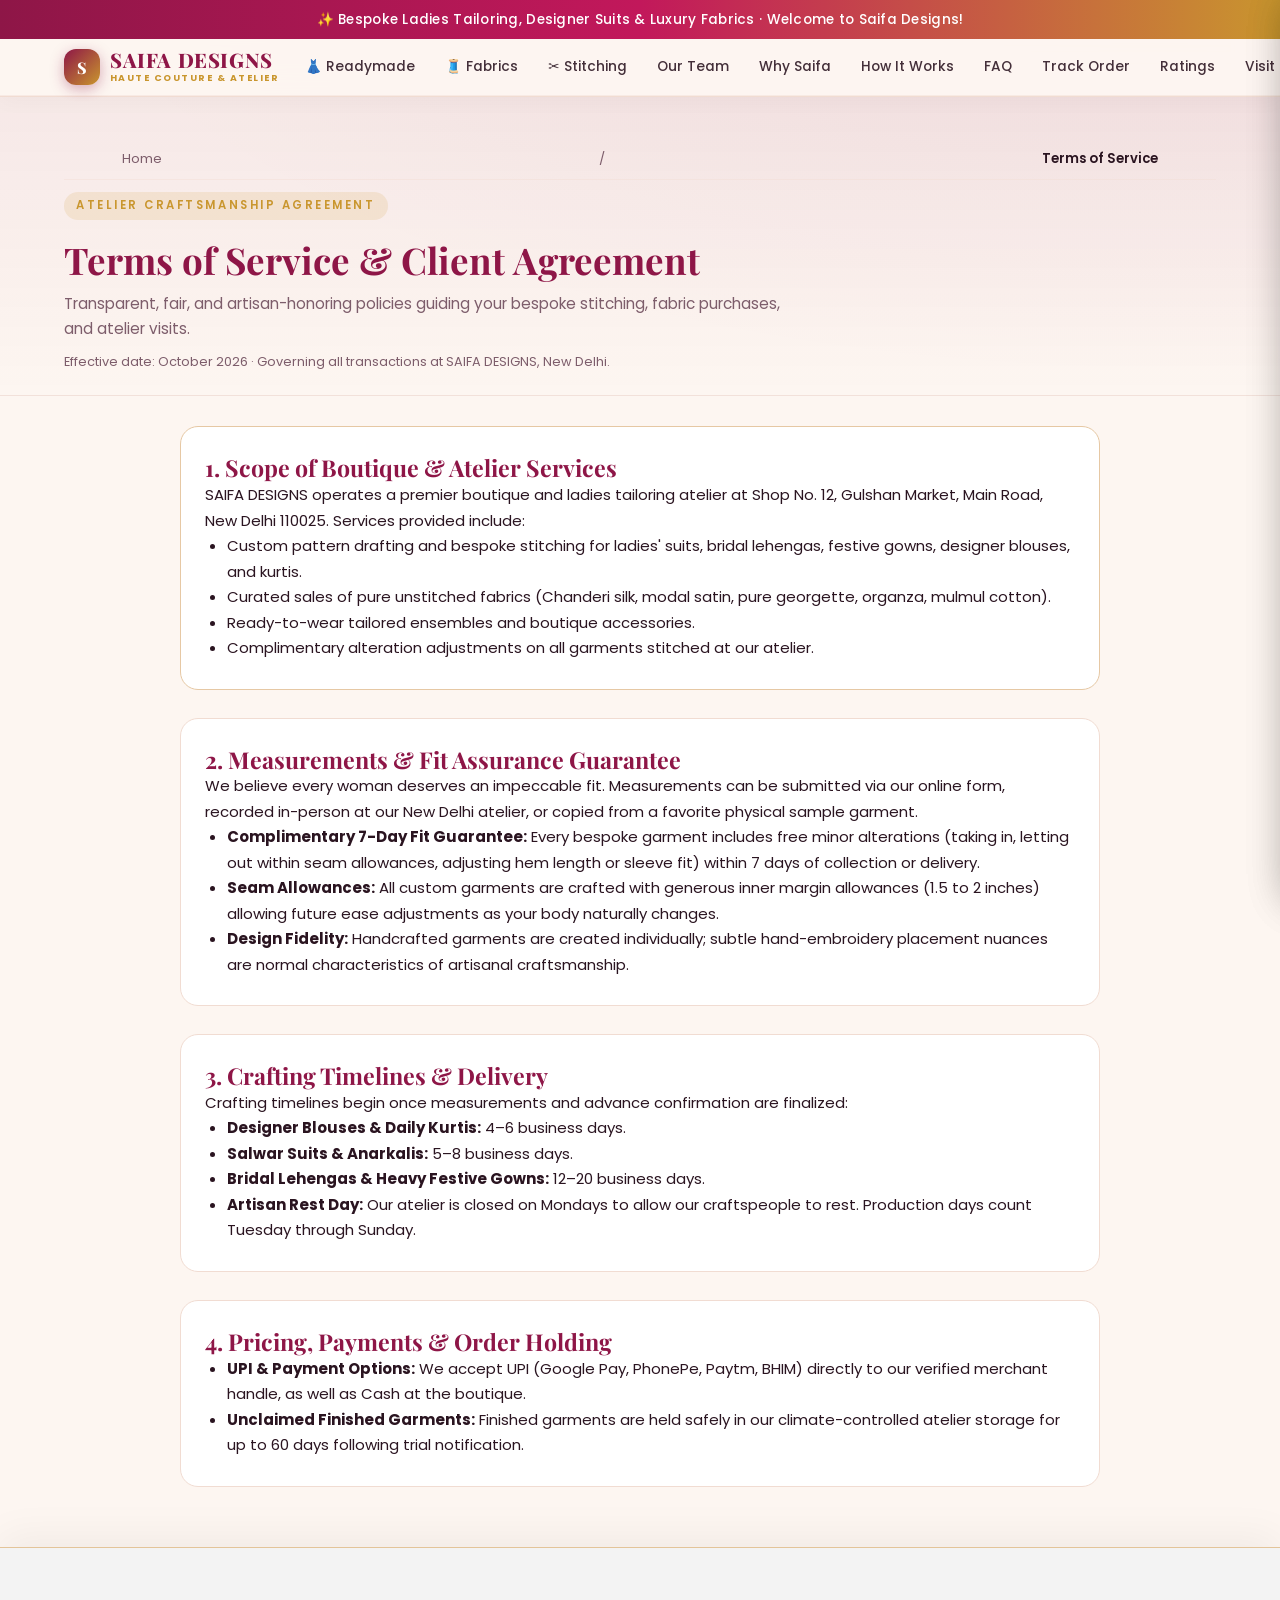
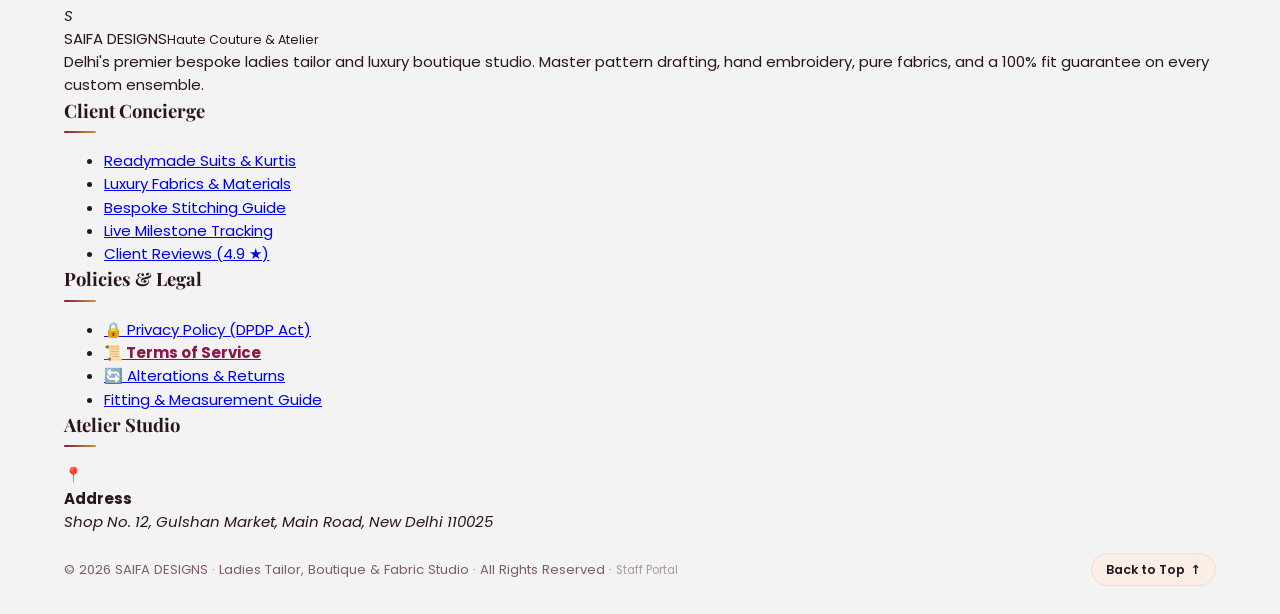
<file: terms.html>
<!DOCTYPE html>
<html lang="en">

<head>
  <meta charset="utf-8">
  <meta name="viewport" content="width=device-width, initial-scale=1, viewport-fit=cover">
  <meta name="theme-color" content="#8e1647">
  <title>Terms of Service &amp; Atelier Agreement – SAIFA DESIGNS Ladies Tailor</title>
  <meta name="description" content="Terms of Service for Saifa Designs Ladies Tailor & Atelier, New Delhi. Details on custom stitching orders, complimentary 7-day alteration guarantee, and boutique policies.">
  <link rel="canonical" href="https://saifadesigns.com/terms.html">
  <meta property="og:title" content="Terms of Service – SAIFA DESIGNS">
  <meta property="og:description" content="Read the terms and conditions for custom tailoring, alteration guarantees, and readymade orders at Saifa Designs Boutique.">
  <meta property="og:type" content="website">
  <meta property="og:url" content="https://saifadesigns.com/terms.html">
  <link rel="manifest" href="manifest.json">
  <link
    href="https://fonts.googleapis.com/css2?family=Playfair+Display:wght@600;700;800&family=Poppins:wght@300;400;500;600;700&display=swap"
    rel="stylesheet">
  <link rel="stylesheet" href="css/style.css">
  <link rel="stylesheet" href="css/admin.css">
  <link rel="stylesheet" href="css/login.css">
  <script>(function () { try { var t = localStorage.getItem("saifa_theme") || (window.matchMedia("(prefers-color-scheme: dark)").matches ? "dark" : "light"); document.documentElement.setAttribute("data-theme", t); } catch (e) { } })();</script>
</head>

<body>

  <header class="site-header" id="siteHeader">
    <div class="offer" id="offer">✨ Bespoke Ladies Tailoring, Designer Suits &amp; Luxury Fabrics · Welcome to Saifa Designs!</div>
    <nav class="main-nav">
      <a class="logo" href="index.html" style="text-decoration:none" title="SAIFA DESIGNS – Return to Home">
        <i>S</i>
        <div class="logo-text">
          <span>SAIFA DESIGNS</span>
          <small>Haute Couture &amp; Atelier</small>
        </div>
      </a>

      <div class="nav-links" id="navLinks">
        <a class="lk" href="readymade.html">👗 Readymade</a>
        <a class="lk" href="product.html">🧵 Fabrics</a>
        <a class="lk" href="index.html#stitch">✂️ Stitching</a>
        <a class="lk" href="index.html#team">Our Team</a>
        <a class="lk" href="index.html#about">Why Saifa</a>
        <a class="lk" href="index.html#how-it-works">How It Works</a>
        <a class="lk" href="index.html#faq">FAQ</a>
        <a class="lk" href="index.html#track">Track Order</a>
        <a class="lk" href="index.html#reviews">Ratings</a>
        <a class="lk" href="index.html#contact">Visit Us</a>
      </div>

      <div class="header-actions">
        <button class="theme-toggle-btn" onclick="toggleTheme()" title="Switch Dark/Light Mode" aria-label="Toggle Theme">
          <span class="theme-icon">🌙</span> <span class="theme-label">Theme</span>
        </button>
        <a class="btn s wishlist-btn" id="wb" style="cursor:pointer" onclick="Customer.openWishlist(true)" title="View Saved Wishlist">
          <span class="wishlist-icon">💖</span> <span class="wishlist-label">Wishlist</span> <span class="cnt" id="wc">0</span>
        </a>
        <a class="btn s p cartbtn" style="cursor:pointer" onclick="cart(1)" title="View Cart">
          <span class="cart-icon">🛒</span> <span class="cart-label">Cart</span> <span class="cnt" id="cc">0</span>
        </a>
        <button class="mobile-nav-toggle" id="mobileNavToggle" onclick="Customer.toggleMobileNav()" aria-label="Toggle Navigation Menu">
          <span class="bar"></span>
          <span class="bar"></span>
          <span class="bar"></span>
        </button>
      </div>
    </nav>

    <div class="mobile-nav-drawer" id="mobileNavDrawer">
      <div class="mobile-nav-links">
        <a class="mob-lk mob-lk-featured" href="readymade.html" onclick="Customer.closeMobileNav()">👗 Readymade Ensembles</a>
        <a class="mob-lk mob-lk-featured" href="product.html" onclick="Customer.closeMobileNav()">🧵 Materials &amp; Fabrics Studio</a>
        <a class="mob-lk" href="index.html#stitch" onclick="Customer.closeMobileNav()">✂️ Bespoke Stitching</a>
        <a class="mob-lk" href="index.html#track" onclick="Customer.closeMobileNav()">📦 Track My Order</a>
        <a class="mob-lk" href="index.html#reviews" onclick="Customer.closeMobileNav()">⭐ Client Ratings</a>
        <a class="mob-lk" href="index.html#contact" onclick="Customer.closeMobileNav()">🏛️ Visit Boutique</a>
      </div>
      <div class="mobile-nav-footer">
        <a class="mob-account-btn" href="index.html#stitch" onclick="Customer.closeMobileNav()">
          <span class="mob-acc-icon">✂️</span>
          <div class="mob-acc-text">
            <strong>Bespoke Fit Profile</strong>
            <small>Save &amp; View Your Measurements</small>
          </div>
          <span class="mob-acc-arrow">➔</span>
        </a>
      </div>
    </div>
  </header>

  <section class="catalogue-hero">
    <div class="catalogue-hero-inner">
      <nav class="catalogue-breadcrumbs">
        <a href="index.html">Home</a>
        <span>/</span>
        <span class="cur">Terms of Service</span>
      </nav>
      <span class="eyebrow">Atelier Craftsmanship Agreement</span>
      <h1>Terms of Service &amp; Client Agreement</h1>
      <p class="catalogue-lead">
        Transparent, fair, and artisan-honoring policies guiding your bespoke stitching, fabric purchases, and atelier visits.
      </p>
      <div style="font-size:0.8rem;color:var(--mu);margin-top:10px">
        Effective date: October 2026 · Governing all transactions at SAIFA DESIGNS, New Delhi.
      </div>
    </div>
  </section>

  <main style="max-width:960px;margin:30px auto 60px;padding:0 20px;line-height:1.7;color:var(--tx)">

    <div style="background:var(--sf);border:1px solid color-mix(in srgb, var(--gd) 28%, var(--ln));border-radius:18px;padding:28px 24px;margin-bottom:28px">
      <h2 style="font-family:'Playfair Display',serif;color:var(--br);margin-top:0;font-size:1.45rem">1. Scope of Boutique &amp; Atelier Services</h2>
      <p>
        SAIFA DESIGNS operates a premier boutique and ladies tailoring atelier at Shop No. 12, Gulshan Market, Main Road, New Delhi 110025. Services provided include:
      </p>
      <ul style="padding-left:22px">
        <li>Custom pattern drafting and bespoke stitching for ladies' suits, bridal lehengas, festive gowns, designer blouses, and kurtis.</li>
        <li>Curated sales of pure unstitched fabrics (Chanderi silk, modal satin, pure georgette, organza, mulmul cotton).</li>
        <li>Ready-to-wear tailored ensembles and boutique accessories.</li>
        <li>Complimentary alteration adjustments on all garments stitched at our atelier.</li>
      </ul>
    </div>

    <div style="background:var(--sf);border:1px solid var(--ln);border-radius:18px;padding:28px 24px;margin-bottom:28px">
      <h2 style="font-family:'Playfair Display',serif;color:var(--br);margin-top:0;font-size:1.45rem">2. Measurements &amp; Fit Assurance Guarantee</h2>
      <p>
        We believe every woman deserves an impeccable fit. Measurements can be submitted via our online form, recorded in-person at our New Delhi atelier, or copied from a favorite physical sample garment.
      </p>
      <ul style="padding-left:22px">
        <li><strong>Complimentary 7-Day Fit Guarantee:</strong> Every bespoke garment includes free minor alterations (taking in, letting out within seam allowances, adjusting hem length or sleeve fit) within 7 days of collection or delivery.</li>
        <li><strong>Seam Allowances:</strong> All custom garments are crafted with generous inner margin allowances (1.5 to 2 inches) allowing future ease adjustments as your body naturally changes.</li>
        <li><strong>Design Fidelity:</strong> Handcrafted garments are created individually; subtle hand-embroidery placement nuances are normal characteristics of artisanal craftsmanship.</li>
      </ul>
    </div>

    <div style="background:var(--sf);border:1px solid var(--ln);border-radius:18px;padding:28px 24px;margin-bottom:28px">
      <h2 style="font-family:'Playfair Display',serif;color:var(--br);margin-top:0;font-size:1.45rem">3. Crafting Timelines &amp; Delivery</h2>
      <p>Crafting timelines begin once measurements and advance confirmation are finalized:</p>
      <ul style="padding-left:22px">
        <li><strong>Designer Blouses &amp; Daily Kurtis:</strong> 4–6 business days.</li>
        <li><strong>Salwar Suits &amp; Anarkalis:</strong> 5–8 business days.</li>
        <li><strong>Bridal Lehengas &amp; Heavy Festive Gowns:</strong> 12–20 business days.</li>
        <li><strong>Artisan Rest Day:</strong> Our atelier is closed on Mondays to allow our craftspeople to rest. Production days count Tuesday through Sunday.</li>
      </ul>
    </div>

    <div style="background:var(--sf);border:1px solid var(--ln);border-radius:18px;padding:28px 24px;margin-bottom:28px">
      <h2 style="font-family:'Playfair Display',serif;color:var(--br);margin-top:0;font-size:1.45rem">4. Pricing, Payments &amp; Order Holding</h2>
      <ul style="padding-left:22px">
        <li><strong>UPI &amp; Payment Options:</strong> We accept UPI (Google Pay, PhonePe, Paytm, BHIM) directly to our verified merchant handle, as well as Cash at the boutique.</li>
        <li><strong>Unclaimed Finished Garments:</strong> Finished garments are held safely in our climate-controlled atelier storage for up to 60 days following trial notification.</li>
      </ul>
    </div>

  </main>

  <footer class="site-footer">
    <div class="footer-grid">
      <div class="footer-col footer-col-brand">
        <div class="footer-brand-logo"><i>S</i><div><span>SAIFA DESIGNS</span><small>Haute Couture &amp; Atelier</small></div></div>
        <p class="footer-brand-bio">Delhi's premier bespoke ladies tailor and luxury boutique studio. Master pattern drafting, hand embroidery, pure fabrics, and a 100% fit guarantee on every custom ensemble.</p>
      </div>
      <div class="footer-col">
        <h4 class="footer-col-title">Client Concierge</h4>
        <ul class="footer-links">
          <li><a href="readymade.html">Readymade Suits &amp; Kurtis</a></li>
          <li><a href="product.html">Luxury Fabrics &amp; Materials</a></li>
          <li><a href="index.html#stitch">Bespoke Stitching Guide</a></li>
          <li><a href="index.html#track">Live Milestone Tracking</a></li>
          <li><a href="index.html#reviews">Client Reviews (4.9 ★)</a></li>
        </ul>
      </div>
      <div class="footer-col">
        <h4 class="footer-col-title">Policies &amp; Legal</h4>
        <ul class="footer-links">
          <li><a href="privacy.html">🔒 Privacy Policy (DPDP Act)</a></li>
          <li><a href="terms.html" style="color:var(--br);font-weight:700">📜 Terms of Service</a></li>
          <li><a href="returns.html">🔄 Alterations &amp; Returns</a></li>
          <li><a href="index.html#faq">Fitting &amp; Measurement Guide</a></li>
        </ul>
      </div>
      <div class="footer-col footer-col-contact">
        <h4 class="footer-col-title">Atelier Studio</h4>
        <div class="footer-contact-item">
          <span class="fc-icon">📍</span>
          <div><b>Address</b><address>Shop No. 12, Gulshan Market, Main Road, New Delhi 110025</address></div>
        </div>
      </div>
    </div>
    <div class="footer-bottom-bar">
      <div class="footer-bottom-inner">
        <span>© 2026 SAIFA DESIGNS · Ladies Tailor, Boutique &amp; Fabric Studio · All Rights Reserved · <a href="admin.html" style="color:var(--mu);text-decoration:none;font-size:0.72rem;opacity:0.6">Staff Portal</a></span>
        <button class="footer-top-btn" onclick="window.scrollTo({top:0,behavior:'smooth'})"><span>Back to Top</span> <b>↑</b></button>
      </div>
    </div>
  </footer>

  <div class="drawer" id="dr"></div>
  <div class="drawer wishlist-drawer" id="wdr"></div>
  <div class="ov" id="ov"><div class="md" id="md"></div></div>
  <div class="toast" id="tt"></div>

  <script src="js/data.js"></script>
  <script src="js/security.js"></script>
  <script src="js/backend.js"></script>
  <script src="js/customer.js"></script>
  <script src="js/app.js"></script>
</body>

</html>
</file>
<file: css/style.css>
/* ==========================================
   SAIFA DESIGNS – CORE STORE & THEME STYLES
   ========================================== */

:root {
  --bg: #fdf6f1;
  --sf: #fff;
  --sf2: #fbeee7;
  --tx: #2a1420;
  --mu: #7d5d6b;
  --br: #8e1647;
  --br2: #c2185b;
  --gd: #c9962e;
  --ln: #f1dcd2;
  --ok: #2a9d4a;
  --warn: #d98200;
  --bad: #d33;
  box-sizing: border-box;
  padding-top: env(safe-area-inset-top, 0px);
  padding-bottom: env(safe-area-inset-bottom, 0px);
  color-scheme: light;
}

@media (prefers-color-scheme: dark) {
  :root:not([data-theme=light]) {
    --bg: #170b11;
    --sf: #24111b;
    --sf2: #2d1622;
    --tx: #fbeee8;
    --mu: #c9a7b4;
    --br: #ff5c97;
    --br2: #ff7aa8;
    --gd: #e5b95a;
    --ln: #3d2030;
    color-scheme: dark;
  }
}

:root[data-theme=dark] {
  --bg: #170b11;
  --sf: #24111b;
  --sf2: #2d1622;
  --tx: #fbeee8;
  --mu: #c9a7b4;
  --br: #ff5c97;
  --br2: #ff7aa8;
  --gd: #e5b95a;
  --ln: #3d2030;
  color-scheme: dark;
}

* {
  box-sizing: border-box;
  margin: 0;
}

html {
  scroll-behavior: smooth;
}

body {
  font-family: Poppins, system-ui, sans-serif;
  background: radial-gradient(1200px 600px at 90% -10%, color-mix(in srgb, var(--br) 10%, transparent), transparent), var(--bg);
  color: var(--tx);
  line-height: 1.55;
  overflow-x: hidden;
  font-size: 15px;
}

h1, h2, h3 {
  font-family: 'Playfair Display', Georgia, serif;
  line-height: 1.15;
}

button, input, select, textarea {
  font: inherit;
  color: inherit;
}

input, select, textarea {
  width: 100%;
  padding: 10px 12px;
  border-radius: 12px;
  border: 1px solid var(--ln);
  background: var(--bg);
  margin: 4px 0 10px;
  outline: none;
  transition: border-color 0.2s, box-shadow 0.2s;
}

input:focus, select:focus, textarea:focus {
  border-color: var(--br2);
  box-shadow: 0 0 0 3px color-mix(in srgb, var(--br2) 15%, transparent);
}

label {
  font-size: 0.76rem;
  color: var(--mu);
  font-weight: 500;
}

.btn {
  display: inline-flex;
  align-items: center;
  gap: 6px;
  justify-content: center;
  padding: 10px 20px;
  border-radius: 99px;
  border: 1.5px solid var(--br);
  background: transparent;
  color: var(--br);
  cursor: pointer;
  font-weight: 500;
  text-decoration: none;
  transition: all 0.2s ease;
  white-space: nowrap;
}

.btn:hover {
  transform: translateY(-2px);
  box-shadow: 0 10px 22px color-mix(in srgb, var(--br) 25%, transparent);
}

.btn.p {
  background: linear-gradient(135deg, var(--br), var(--br2));
  color: #fff;
  border-color: transparent;
}

.btn.s {
  padding: 6px 13px;
  font-size: 0.8rem;
}

.btn.d {
  border-color: var(--bad);
  color: var(--bad);
}
.btn.d:hover {
  background: var(--bad);
  color: #fff;
}

.btn.g {
  background: var(--ok);
  color: #fff;
  border-color: transparent;
}

.btn[disabled] {
  opacity: 0.45;
  pointer-events: none;
}

/* ==========================================
   ELEVATED LUXURY HEADER & SMART TIMINGS BAR
   ========================================== */
.site-header {
  position: sticky;
  top: env(safe-area-inset-top, 0px);
  z-index: 40;
  width: 100%;
  background: color-mix(in srgb, var(--bg) 92%, transparent);
  backdrop-filter: blur(20px);
  -webkit-backdrop-filter: blur(20px);
  border-bottom: 1px solid var(--ln);
  box-shadow: 0 4px 20px rgba(0, 0, 0, 0.03);
  transition: background 0.3s ease, border-color 0.3s ease, box-shadow 0.3s ease;
}

nav,
nav.main-nav {
  display: flex;
  align-items: center;
  justify-content: space-between;
  gap: 14px;
  padding: 10px 5%;
  width: 100%;
  box-sizing: border-box;
  background: transparent;
  border-bottom: 1px solid color-mix(in srgb, var(--ln) 45%, transparent);
}

.logo {
  font: 800 1.25rem 'Playfair Display', serif;
  color: var(--br);
  letter-spacing: 0.04em;
  display: flex;
  align-items: center;
  gap: 10px;
  text-decoration: none;
  flex-shrink: 0;
  user-select: none;
}

.logo i {
  width: 36px;
  height: 36px;
  border-radius: 12px;
  background: linear-gradient(135deg, var(--br), var(--gd));
  display: inline-grid;
  place-items: center;
  color: #fff;
  font-style: normal;
  font-size: 1rem;
  box-shadow: 0 4px 14px color-mix(in srgb, var(--br) 35%, transparent);
  flex-shrink: 0;
  transition: transform 0.25s ease;
}

.logo:hover i {
  transform: rotate(-6deg) scale(1.05);
}

/* Secret 5-Second Hold on Shop Logo for Staff Portal Access */
.logo {
  -webkit-touch-callout: none;
  -webkit-user-select: none;
  user-select: none;
  position: relative;
}

.logo.holding i {
  position: relative;
  box-shadow: 0 0 0 3px var(--gd), 0 0 22px color-mix(in srgb, var(--gd) 75%, transparent);
  animation: logoSecretHoldPulse 1s infinite alternate ease-in-out;
  transform: scale(1.08);
}

.logo.holding i::after {
  content: '';
  position: absolute;
  inset: -5px;
  border-radius: 15px;
  border: 2px dashed var(--gd);
  animation: logoSecretBorderSpin 5s linear infinite;
  pointer-events: none;
}

.logo.hold-success i {
  background: linear-gradient(135deg, var(--gd), #ffd700) !important;
  color: #000 !important;
  box-shadow: 0 0 30px var(--gd) !important;
  transform: scale(1.15) !important;
  transition: all 0.3s ease !important;
}

@keyframes logoSecretHoldPulse {
  0% { transform: scale(1.03); filter: brightness(1.1); }
  100% { transform: scale(1.09); filter: brightness(1.35); }
}

@keyframes logoSecretBorderSpin {
  from { transform: rotate(0deg); }
  to { transform: rotate(360deg); }
}

.logo-text {
  display: flex;
  flex-direction: column;
}

.logo-text span {
  font: 800 1.25rem 'Playfair Display', serif;
  color: var(--br);
  line-height: 1.1;
  letter-spacing: 0.03em;
}

.logo-text small {
  font-family: Poppins, system-ui, sans-serif;
  font-size: 0.58rem;
  letter-spacing: 0.16em;
  font-weight: 700;
  color: var(--gd);
  text-transform: uppercase;
}

/* Nav Links on Desktop */
.nav-links {
  display: flex;
  align-items: center;
  gap: 6px;
}

nav .lk,
.nav-links .lk {
  font-size: 0.86rem;
  color: var(--tx);
  text-decoration: none;
  font-weight: 500;
  opacity: 0.88;
  padding: 6px 12px;
  border-radius: 99px;
  transition: all 0.2s cubic-bezier(0.16, 1, 0.3, 1);
  white-space: nowrap;
}

nav .lk:hover,
.nav-links .lk:hover {
  color: var(--br);
  opacity: 1;
  background: color-mix(in srgb, var(--br) 10%, transparent);
  transform: translateY(-1px);
}

/* Right Header Action Cluster */
.header-actions {
  display: inline-flex;
  align-items: center;
  gap: 8px;
  flex-shrink: 0;
}

/* Modern Theme Toggle Button */
.theme-toggle-btn {
  display: inline-flex;
  align-items: center;
  justify-content: center;
  gap: 6px;
  padding: 7px 12px;
  border-radius: 99px;
  background: var(--sf2);
  border: 1px solid var(--ln);
  color: var(--tx);
  cursor: pointer;
  font-size: 0.8rem;
  font-weight: 600;
  transition: all 0.25s cubic-bezier(0.16, 1, 0.3, 1);
  box-shadow: 0 2px 6px rgba(0, 0, 0, 0.03);
  flex-shrink: 0;
  user-select: none;
}

.theme-toggle-btn:hover {
  border-color: var(--br);
  color: var(--br);
  transform: translateY(-2px);
  box-shadow: 0 6px 16px color-mix(in srgb, var(--br) 20%, transparent);
}

.theme-icon {
  font-size: 0.95rem;
  display: inline-block;
  transition: transform 0.3s ease;
}

.theme-toggle-btn:hover .theme-icon {
  transform: rotate(25deg) scale(1.15);
}

/* Staff & Artisan Login Button */
.login-icon-btn {
  display: inline-flex;
  align-items: center;
  gap: 6px;
  padding: 7px 14px;
  border-radius: 99px;
  font-size: 0.82rem;
  font-weight: 600;
  flex-shrink: 0;
  background: var(--sf2);
  border: 1px solid var(--ln);
  color: var(--tx);
  text-decoration: none;
  cursor: pointer;
  transition: all 0.25s cubic-bezier(0.16, 1, 0.3, 1);
  user-select: none;
}

.login-icon-btn:hover {
  border-color: var(--br);
  color: var(--br);
  transform: translateY(-2px);
  box-shadow: 0 6px 16px rgba(0, 0, 0, 0.08);
}

/* Wishlist Header Button */
.wishlist-btn {
  position: relative;
  display: inline-flex;
  align-items: center;
  gap: 6px;
  padding: 7px 16px;
  border-radius: 99px;
  font-size: 0.82rem;
  font-weight: 600;
  cursor: pointer;
  text-decoration: none;
  background: var(--sf2);
  color: var(--tx);
  border: 1px solid var(--ln);
  box-shadow: 0 4px 12px rgba(0, 0, 0, 0.05);
  transition: all 0.25s cubic-bezier(0.16, 1, 0.3, 1);
  user-select: none;
}

.wishlist-btn:hover {
  transform: translateY(-2px);
  border-color: color-mix(in srgb, var(--br) 40%, var(--ln));
  color: var(--br);
  box-shadow: 0 8px 18px color-mix(in srgb, var(--br) 18%, transparent);
}

/* Cart Button */
.cartbtn {
  position: relative;
  display: inline-flex;
  align-items: center;
  gap: 6px;
  padding: 7px 16px;
  border-radius: 99px;
  font-size: 0.82rem;
  font-weight: 600;
  cursor: pointer;
  text-decoration: none;
  background: linear-gradient(135deg, var(--br), var(--br2));
  color: #fff;
  border: none;
  box-shadow: 0 4px 14px color-mix(in srgb, var(--br) 35%, transparent);
  transition: all 0.25s cubic-bezier(0.16, 1, 0.3, 1);
  user-select: none;
}

.cartbtn:hover {
  transform: translateY(-2px);
  box-shadow: 0 8px 20px color-mix(in srgb, var(--br) 45%, transparent);
}

.cnt {
  position: absolute;
  top: -6px;
  right: -6px;
  background: var(--gd);
  color: #fff;
  border-radius: 99px;
  min-width: 20px;
  height: 20px;
  font-size: 0.7rem;
  display: grid;
  place-items: center;
  padding: 0 4px;
  border: 2px solid var(--bg);
  box-shadow: 0 2px 6px rgba(0, 0, 0, 0.2);
  font-weight: 700;
}

/* Mobile Hamburger Menu Toggle Button */
.mobile-nav-toggle {
  display: none;
  flex-direction: column;
  justify-content: center;
  align-items: center;
  gap: 4px;
  width: 38px;
  height: 38px;
  border-radius: 10px;
  background: var(--sf2);
  border: 1px solid var(--ln);
  cursor: pointer;
  padding: 0;
  transition: all 0.25s ease;
  flex-shrink: 0;
}

.mobile-nav-toggle:hover {
  border-color: var(--br);
}

.mobile-nav-toggle .bar {
  width: 18px;
  height: 2px;
  background: var(--tx);
  border-radius: 2px;
  transition: all 0.3s cubic-bezier(0.16, 1, 0.3, 1);
}

.mobile-nav-toggle.active .bar:nth-child(1) {
  transform: translateY(6px) rotate(45deg);
}

.mobile-nav-toggle.active .bar:nth-child(2) {
  opacity: 0;
}

.mobile-nav-toggle.active .bar:nth-child(3) {
  transform: translateY(-6px) rotate(-45deg);
}

/* Mobile Slide-Down Navigation Menu */
.mobile-nav-drawer {
  max-height: 0;
  overflow: hidden;
  opacity: 0;
  background: var(--sf);
  transition: max-height 0.35s cubic-bezier(0.16, 1, 0.3, 1), opacity 0.25s ease, padding 0.3s ease;
}

.mobile-nav-drawer.open {
  max-height: 85vh;
  overflow-y: auto;
  opacity: 1;
  padding: 14px 5% 20px;
  border-top: 1px solid var(--ln);
  box-shadow: 0 16px 36px rgba(0, 0, 0, 0.12);
}

.mobile-nav-links {
  display: flex;
  flex-direction: column;
  gap: 6px;
}

.mob-lk {
  display: flex;
  align-items: center;
  gap: 12px;
  padding: 10px 14px;
  border-radius: 12px;
  font-size: 0.92rem;
  font-weight: 500;
  color: var(--tx);
  text-decoration: none;
  background: var(--sf2);
  border: 1px solid transparent;
  transition: all 0.2s ease;
}

.mob-lk:hover,
.mob-lk:active,
.mob-lk.active {
  background: color-mix(in srgb, var(--br) 10%, var(--sf));
  border-color: color-mix(in srgb, var(--br) 30%, transparent);
  color: var(--br);
  transform: translateX(4px);
}

.mob-lk-featured {
  background: color-mix(in srgb, var(--br) 8%, var(--sf2));
  border-color: color-mix(in srgb, var(--br) 25%, transparent);
  font-weight: 600;
  color: var(--br);
}

/* Mobile Nav Drawer Footer with Dedicated Login / My Account */
.mobile-nav-footer {
  margin-top: 14px;
  padding-top: 12px;
  border-top: 1px dashed var(--ln);
}

.mob-account-btn {
  display: flex;
  align-items: center;
  gap: 12px;
  padding: 12px 14px;
  background: color-mix(in srgb, var(--br) 8%, var(--sf2));
  border: 1px solid color-mix(in srgb, var(--br) 25%, transparent);
  border-radius: 14px;
  color: var(--tx);
  text-decoration: none;
  cursor: pointer;
  transition: all 0.22s ease;
  width: 100%;
  box-sizing: border-box;
}

.mob-account-btn:hover,
.mob-account-btn:active {
  background: color-mix(in srgb, var(--br) 15%, var(--sf2));
  border-color: var(--br);
  transform: translateY(-1px);
}

.mob-acc-icon {
  width: 36px;
  height: 36px;
  border-radius: 50%;
  background: var(--br);
  color: #fff;
  display: grid;
  place-items: center;
  font-size: 1.1rem;
  flex-shrink: 0;
}

.mob-acc-text {
  flex: 1;
  display: flex;
  flex-direction: column;
}

.mob-acc-text strong {
  font-size: 0.94rem;
  color: var(--br);
  font-weight: 700;
}

.mob-acc-text small {
  font-size: 0.74rem;
  color: var(--mu);
}

.mob-acc-arrow {
  font-size: 1rem;
  color: var(--br);
  font-weight: bold;
}

/* ==========================================
   SMART BOUTIQUE OPERATING HOURS & STATUS SUB-BAR
   Organized Smartly Under the Nav & Controls
   ========================================== */
.header-timings-bar {
  width: 100%;
  background: color-mix(in srgb, var(--sf2) 80%, transparent);
  border-bottom: 1px solid color-mix(in srgb, var(--ln) 60%, transparent);
  padding: 6px 5%;
  box-sizing: border-box;
  font-size: 0.8rem;
  transition: background 0.3s ease;
}

.timings-bar-inner {
  display: flex;
  align-items: center;
  justify-content: space-between;
  gap: 14px;
  width: 100%;
}

/* Live Shop Status Interactive Pill */
.shop-live-status-pill {
  display: inline-flex;
  align-items: center;
  gap: 8px;
  padding: 4px 12px;
  border-radius: 99px;
  background: var(--sf);
  border: 1px solid var(--ln);
  font-size: 0.78rem;
  font-weight: 600;
  color: var(--tx);
  cursor: pointer;
  transition: all 0.25s cubic-bezier(0.16, 1, 0.3, 1);
  user-select: none;
  white-space: nowrap;
  flex-shrink: 0;
  box-shadow: 0 1px 4px rgba(0, 0, 0, 0.02);
}

.shop-live-status-pill:hover {
  border-color: var(--br);
  transform: translateY(-1px);
  box-shadow: 0 4px 14px color-mix(in srgb, var(--br) 18%, transparent);
}

.shop-live-status-pill .status-dot {
  width: 8px;
  height: 8px;
  border-radius: 50%;
  flex-shrink: 0;
}

.shop-live-status-pill.open .status-dot {
  background: var(--ok);
  box-shadow: 0 0 0 0 var(--ok);
  animation: pu 1.8s infinite;
}

.shop-live-status-pill.closed .status-dot {
  background: var(--bad);
  box-shadow: 0 0 0 0 var(--bad);
  animation: pu-bad 2s infinite;
}

@keyframes pu-bad {
  0% { box-shadow: 0 0 0 0 color-mix(in srgb, var(--bad) 60%, transparent); }
  100% { box-shadow: 0 0 0 8px transparent; }
}

.status-pill-badge {
  font-size: 0.68rem;
  padding: 2px 7px;
  border-radius: 99px;
  text-transform: uppercase;
  letter-spacing: 0.05em;
  font-weight: 700;
}

.shop-live-status-pill.open .status-pill-badge {
  background: color-mix(in srgb, var(--ok) 15%, transparent);
  color: var(--ok);
}

.shop-live-status-pill.closed .status-pill-badge {
  background: color-mix(in srgb, var(--bad) 15%, transparent);
  color: var(--bad);
}

.status-chevron {
  font-size: 0.72rem;
  color: var(--mu);
  transition: transform 0.2s ease;
}

.shop-live-status-pill:hover .status-chevron {
  color: var(--br);
  transform: translateY(1px);
}

/* Operating Hours & Schedule Summary Note */
.timings-schedule-info {
  display: flex;
  align-items: center;
  gap: 8px;
  color: var(--mu);
  font-size: 0.78rem;
  line-height: 1.3;
  flex-wrap: wrap;
  justify-content: center;
}

.timings-hours-chip,
.timings-closed-chip,
.timings-service-chip {
  display: inline-flex;
  align-items: center;
  gap: 5px;
  white-space: nowrap;
}

.timings-hours-chip b {
  color: var(--tx);
}

.timings-closed-chip b {
  color: var(--bad);
}

.timings-divider {
  color: var(--ln);
  font-weight: bold;
}

.timings-modal-btn {
  display: inline-flex;
  align-items: center;
  gap: 5px;
  padding: 4px 10px;
  border-radius: 99px;
  background: transparent;
  border: 1px solid var(--ln);
  color: var(--tx);
  font-size: 0.74rem;
  font-weight: 600;
  cursor: pointer;
  transition: all 0.2s ease;
  white-space: nowrap;
  flex-shrink: 0;
}

.timings-modal-btn:hover {
  background: var(--sf);
  border-color: var(--br);
  color: var(--br);
  transform: translateY(-1px);
}

/* Responsive Breakpoints for Elevated Header */
@media (max-width: 990px) {
  .nav-links {
    display: none;
  }
  .mobile-nav-toggle {
    display: inline-flex;
  }
  .timings-service-chip {
    display: none;
  }
}

@media (max-width: 768px) {
  .timings-divider {
    display: none;
  }
  .timings-schedule-info {
    gap: 6px;
  }
  .timings-modal-btn {
    display: none;
  }
}

@media (max-width: 580px) {
  nav, nav.main-nav {
    padding: 8px 3.5%;
    gap: 8px;
  }
  .logo-text span {
    font-size: 1.1rem;
  }
  .logo-text small {
    font-size: 0.52rem;
  }
  .logo i {
    width: 32px;
    height: 32px;
    font-size: 0.9rem;
  }
  .header-actions {
    gap: 6px;
  }
  .theme-toggle-btn {
    padding: 6px 9px;
  }
  .theme-toggle-btn .theme-label,
  .login-icon-btn .login-label,
  .wishlist-btn .wishlist-label,
  .cartbtn .cart-label {
    display: none;
  }
  .login-icon-btn {
    padding: 6px 10px;
  }
  .wishlist-btn,
  .wishlist-btn,
  .cartbtn {
    padding: 6px 12px;
  }
  .mobile-nav-toggle {
    width: 34px;
    height: 34px;
  }
  .header-timings-bar {
    padding: 5px 3.5%;
  }
  .timings-bar-inner {
    justify-content: center;
    flex-wrap: wrap;
    gap: 6px;
  }
  .timings-schedule-info {
    display: none;
  }
  .shop-live-status-pill {
    padding: 4px 10px;
    font-size: 0.72rem;
    width: 100%;
    justify-content: center;
  }
}

.offer {
  background: linear-gradient(90deg, var(--br), var(--br2), var(--gd));
  color: #fff;
  text-align: center;
  padding: 9px;
  font-size: 0.85rem;
  font-weight: 500;
  letter-spacing: 0.02em;
}

.hero {
  position: relative;
  display: grid;
  grid-template-columns: 1.05fr 0.95fr;
  align-items: center;
  gap: 30px;
  padding: 60px 5% 40px;
  max-width: 1300px;
  margin: auto;
}

.hero::before {
  content: '';
  position: absolute;
  top: 5%;
  left: -5%;
  width: 480px;
  height: 480px;
  border-radius: 50%;
  background: radial-gradient(circle, color-mix(in srgb, var(--br) 14%, transparent) 0%, transparent 70%);
  filter: blur(50px);
  pointer-events: none;
  z-index: -1;
}

.eyebrow {
  display: inline-block;
  font-size: 0.72rem;
  letter-spacing: 0.22em;
  text-transform: uppercase;
  color: var(--gd);
  font-weight: 600;
  margin-bottom: 12px;
  padding: 5px 12px;
  border-radius: 99px;
  background: color-mix(in srgb, var(--gd) 14%, transparent);
}

.hero h1 {
  font-size: clamp(2.6rem, 6.4vw, 5rem);
  font-weight: 800;
}

.hero h1 span {
  background: linear-gradient(120deg, var(--br), var(--br2) 50%, var(--gd));
  -webkit-background-clip: text;
  background-clip: text;
  color: transparent;
}

.hero p.lead {
  color: var(--mu);
  margin: 16px 0 24px;
  max-width: 500px;
  font-size: 1.02rem;
}

.hero .acts {
  display: flex;
  gap: 8px;
  flex-wrap: wrap;
  align-items: center;
}

.hero .acts .btn {
  padding: 8px 18px;
  font-size: 0.88rem;
  font-weight: 600;
  border-radius: 99px;
  box-shadow: 0 4px 12px color-mix(in srgb, var(--br) 12%, transparent);
  transition: all 0.25s cubic-bezier(0.16, 1, 0.3, 1);
}

.hero .acts .btn:hover {
  transform: translateY(-2px);
  box-shadow: 0 8px 20px color-mix(in srgb, var(--br) 22%, transparent);
}

.hero .acts .btn-icon {
  font-size: 0.95rem;
  display: inline-block;
  line-height: 1;
}

#stage {
  height: min(72vh, 540px);
  position: relative;
  cursor: grab;
}

#stage canvas {
  width: 100%;
  height: 100%;
  display: block;
}

@media (max-width: 860px) {
  .hero {
    grid-template-columns: 1fr;
    padding-top: 24px;
  }
  #stage {
    height: 360px;
  }
}

/* Responsive & Cute Hero Buttons on Mobile & Tablet */
@media (max-width: 768px) {
  .hero .acts {
    gap: 6px;
  }
  .hero .acts .btn {
    padding: 6px 13px;
    font-size: 0.78rem;
    font-weight: 600;
    gap: 4px;
    border-width: 1.2px;
  }
  .hero .acts .btn-icon {
    font-size: 0.82rem;
  }
}

@media (max-width: 480px) {
  .hero .acts {
    gap: 5px;
    justify-content: flex-start;
  }
  .hero .acts .btn {
    padding: 5px 11px;
    font-size: 0.74rem;
    border-radius: 99px;
  }
  .hero .acts .btn-icon {
    font-size: 0.78rem;
  }
}

/* ==========================================
   PREMIUM BOUTIQUE STATS STRIP (5 RESPONSIVE CARDS)
   ========================================== */
.stats {
  display: grid;
  grid-template-columns: repeat(5, 1fr);
  gap: 14px;
  max-width: 1240px;
  margin: 18px auto 0;
  padding: 0 4%;
  position: relative;
  z-index: 2;
}

.stat {
  position: relative;
  background: color-mix(in srgb, var(--sf) 92%, #fff);
  backdrop-filter: blur(12px);
  -webkit-backdrop-filter: blur(12px);
  border: 1px solid color-mix(in srgb, var(--gd) 22%, var(--ln));
  border-radius: 16px;
  padding: 13px 15px;
  display: flex;
  align-items: center;
  gap: 12px;
  box-shadow: 0 4px 16px rgba(0, 0, 0, 0.04), 0 1px 3px rgba(0, 0, 0, 0.02);
  transition: transform 0.24s cubic-bezier(0.16, 1, 0.3, 1), box-shadow 0.24s cubic-bezier(0.16, 1, 0.3, 1), border-color 0.24s ease;
  overflow: hidden;
  user-select: none;
}

.stat::before {
  content: '';
  position: absolute;
  top: 0;
  left: 0;
  width: 3px;
  height: 0;
  background: linear-gradient(180deg, var(--br), var(--gd));
  transition: height 0.25s ease;
}

.stat:hover {
  transform: translateY(-3px);
  border-color: color-mix(in srgb, var(--gd) 55%, transparent);
  box-shadow: 0 8px 24px color-mix(in srgb, var(--br) 10%, transparent);
}

.stat:hover::before {
  height: 100%;
}

.stat:focus-visible {
  outline: 2px solid var(--gd);
  outline-offset: 2px;
}

.stat-icon-wrap {
  width: 40px;
  height: 40px;
  border-radius: 12px;
  background: linear-gradient(135deg, color-mix(in srgb, var(--br) 10%, var(--sf2)), color-mix(in srgb, var(--gd) 14%, var(--sf2)));
  border: 1px solid color-mix(in srgb, var(--gd) 28%, transparent);
  display: flex;
  align-items: center;
  justify-content: center;
  flex-shrink: 0;
  box-shadow: 0 2px 8px rgba(0, 0, 0, 0.04);
  transition: transform 0.2s ease;
}

.stat:hover .stat-icon-wrap {
  transform: scale(1.06);
}

.stat-icon-wrap.star-gold {
  background: linear-gradient(135deg, color-mix(in srgb, var(--gd) 22%, var(--sf2)), color-mix(in srgb, var(--br) 8%, var(--sf2)));
  border-color: var(--gd);
}

.stat-emoji {
  font-size: 1.25rem;
  line-height: 1;
}

.stat-info {
  display: flex;
  flex-direction: column;
  min-width: 0;
  flex-grow: 1;
}

.stat b,
.stat-value {
  font-family: 'Playfair Display', serif;
  font-size: 1.1rem;
  font-weight: 700;
  color: var(--br);
  margin: 0 0 2px;
  line-height: 1.2;
  white-space: nowrap;
  overflow: hidden;
  text-overflow: ellipsis;
  letter-spacing: -0.01em;
}

.stat span,
.stat-label {
  font-size: 0.74rem;
  font-weight: 500;
  color: var(--mu);
  line-height: 1.3;
  margin: 0;
  white-space: nowrap;
  overflow: hidden;
  text-overflow: ellipsis;
}

.stat.stat-ratings-card {
  cursor: pointer;
  background: linear-gradient(135deg, color-mix(in srgb, var(--sf) 94%, #fff), color-mix(in srgb, var(--gd) 8%, var(--sf2)));
}

.stat.stat-ratings-card:hover {
  border-color: var(--gd);
  box-shadow: 0 8px 24px color-mix(in srgb, var(--gd) 25%, transparent);
}

@media (max-width: 1024px) {
  .stats {
    grid-template-columns: repeat(3, 1fr);
    gap: 12px;
  }
  .stat.stat-ratings-card {
    grid-column: span 2;
  }
}

@media (max-width: 768px) {
  .stats {
    grid-template-columns: repeat(2, 1fr);
    gap: 10px;
    padding: 0 3.5%;
  }
  .stat.stat-ratings-card {
    grid-column: 1 / -1;
    justify-content: center;
  }
}

@media (max-width: 600px) {
  .stats {
    grid-template-columns: repeat(2, 1fr);
    gap: 8px;
    padding: 0 3.5%;
    margin-top: 14px;
  }
  .stat {
    padding: 10px 10px;
    gap: 9px;
    border-radius: 14px;
  }
  .stat-icon-wrap {
    width: 36px;
    height: 36px;
    border-radius: 10px;
  }
  .stat-emoji {
    font-size: 1.15rem;
  }
  .stat b,
  .stat-value {
    font-size: 0.98rem;
  }
  .stat span,
  .stat-label {
    font-size: 0.68rem;
  }
  .stat.stat-ratings-card {
    grid-column: 1 / -1;
    justify-content: center;
    padding: 11px 14px;
  }
}

@media (max-width: 360px) {
  .stats {
    gap: 6px;
    padding: 0 2.5%;
  }
  .stat {
    padding: 8px 8px;
    gap: 7px;
  }
  .stat-icon-wrap {
    width: 32px;
    height: 32px;
  }
  .stat-emoji {
    font-size: 1.05rem;
  }
  .stat b,
  .stat-value {
    font-size: 0.92rem;
  }
  .stat span,
  .stat-label {
    font-size: 0.64rem;
  }
}

section {
  padding: 70px 5%;
  max-width: 1280px;
  margin: auto;
}

.sh {
  text-align: center;
  margin-bottom: 34px;
}

.sh .eyebrow {
  margin-bottom: 8px;
}

.sh h2 {
  font-size: clamp(1.9rem, 4.4vw, 2.8rem);
  color: var(--tx);
}

.sh p {
  color: var(--mu);
  margin-top: 6px;
}

.tabs {
  display: flex;
  gap: 8px;
  flex-wrap: wrap;
  justify-content: center;
  margin-bottom: 20px;
}

.chip {
  padding: 7px 16px;
  border-radius: 99px;
  border: 1px solid var(--ln);
  background: var(--sf);
  cursor: pointer;
  font-size: 0.85rem;
  transition: 0.2s;
}

.chip.on, .chip:hover {
  background: var(--br);
  color: #fff;
  border-color: var(--br);
}

.search {
  max-width: 460px;
  margin: 0 auto 24px;
  position: relative;
}

.search input {
  padding-left: 42px;
  border-radius: 99px;
  margin: 0;
}

.search:before {
  content: "🔍";
  position: absolute;
  left: 14px;
  top: 9px;
  opacity: 0.6;
}

.grid {
  display: grid;
  grid-template-columns: repeat(auto-fill, minmax(260px, 1fr));
  gap: 26px;
  perspective: 1000px;
  width: 100%;
}

.card {
  background: var(--sf);
  border: 1px solid color-mix(in srgb, var(--ln) 85%, transparent);
  border-radius: 22px;
  overflow: hidden;
  transition: transform 0.3s cubic-bezier(0.16, 1, 0.3, 1), 
              box-shadow 0.3s cubic-bezier(0.16, 1, 0.3, 1),
              border-color 0.25s ease;
  display: flex;
  flex-direction: column;
  position: relative;
  box-shadow: 0 4px 18px rgba(0, 0, 0, 0.03);
}

.card:hover {
  transform: translateY(-5px);
  border-color: color-mix(in srgb, var(--br) 35%, var(--ln));
  box-shadow: 0 20px 45px color-mix(in srgb, var(--br) 18%, transparent),
              0 2px 8px rgba(0, 0, 0, 0.06);
}

/* Haute-Couture Full Portrait Fashion Picture Box */
.pic {
  height: 310px;
  width: 100%;
  display: grid;
  place-items: center;
  font-size: 4rem;
  cursor: pointer;
  position: relative;
  overflow: hidden;
  background-color: var(--sf2);
  user-select: none;
}

.pic img {
  width: 100%;
  height: 100%;
  object-fit: cover;
  object-position: center 18%;
  transition: transform 0.45s cubic-bezier(0.16, 1, 0.3, 1), filter 0.3s ease;
  display: block;
}

.card:hover .pic img {
  transform: scale(1.05);
}

/* Quick View Overlay Pill */
.pic .zoom-overlay {
  position: absolute;
  inset: 0;
  background: linear-gradient(180deg, transparent 40%, rgba(0, 0, 0, 0.4));
  display: flex;
  align-items: flex-end;
  justify-content: center;
  padding-bottom: 16px;
  opacity: 0;
  pointer-events: none;
  transition: opacity 0.25s ease;
}

.pic .zoom-overlay span {
  background: rgba(255, 255, 255, 0.94);
  backdrop-filter: blur(8px);
  -webkit-backdrop-filter: blur(8px);
  color: #2a1420;
  padding: 6px 14px;
  border-radius: 99px;
  font-size: 0.76rem;
  font-weight: 700;
  letter-spacing: 0.02em;
  box-shadow: 0 6px 16px rgba(0, 0, 0, 0.22);
  transform: translateY(8px);
  transition: transform 0.25s cubic-bezier(0.16, 1, 0.3, 1);
  display: inline-flex;
  align-items: center;
  gap: 5px;
}

.card:hover .pic .zoom-overlay {
  opacity: 1;
}

.card:hover .pic .zoom-overlay span {
  transform: translateY(0);
}

/* Luxury Ribbons */
.pic .ribbon {
  position: absolute;
  top: 12px;
  left: 12px;
  font-size: 0.7rem;
  background: color-mix(in srgb, var(--sf) 92%, transparent);
  backdrop-filter: blur(8px);
  -webkit-backdrop-filter: blur(8px);
  color: var(--br);
  padding: 4px 11px;
  border-radius: 99px;
  font-weight: 700;
  box-shadow: 0 4px 14px rgba(0, 0, 0, 0.12);
  z-index: 2;
  letter-spacing: 0.02em;
  border: 1px solid color-mix(in srgb, var(--br) 20%, transparent);
}

/* Floating Wishlist Heart on Product Picture Cards */
.card-wishlist-btn {
  position: absolute;
  top: 12px;
  right: 12px;
  width: 38px;
  height: 38px;
  border-radius: 50%;
  background: color-mix(in srgb, var(--sf) 94%, transparent);
  backdrop-filter: blur(10px);
  -webkit-backdrop-filter: blur(10px);
  border: 1px solid color-mix(in srgb, var(--ln) 70%, transparent);
  display: flex;
  align-items: center;
  justify-content: center;
  cursor: pointer;
  z-index: 5;
  box-shadow: 0 4px 14px rgba(0, 0, 0, 0.12);
  transition: transform 0.25s cubic-bezier(0.175, 0.885, 0.32, 1.275), 
              background 0.25s ease, 
              border-color 0.25s ease, 
              box-shadow 0.25s ease;
  padding: 0;
  outline: none;
}

.card-wishlist-btn .heart-icon {
  font-size: 1.15rem;
  line-height: 1;
  transition: transform 0.25s cubic-bezier(0.175, 0.885, 0.32, 1.275);
  display: inline-block;
}

.card-wishlist-btn:hover {
  transform: scale(1.15);
  background: var(--sf);
  border-color: color-mix(in srgb, var(--br) 40%, var(--ln));
  box-shadow: 0 6px 18px color-mix(in srgb, #e91e63 24%, transparent);
}

.card-wishlist-btn:active {
  transform: scale(0.92);
}

.card-wishlist-btn.active {
  background: color-mix(in srgb, var(--sf) 96%, transparent);
  border-color: color-mix(in srgb, #e91e63 50%, var(--ln));
  box-shadow: 0 4px 16px color-mix(in srgb, #e91e63 32%, transparent);
}

.card-wishlist-btn.active .heart-icon {
  animation: heartPulse 0.45s cubic-bezier(0.175, 0.885, 0.32, 1.275);
}

@keyframes heartPulse {
  0% { transform: scale(0.8); }
  50% { transform: scale(1.35); }
  100% { transform: scale(1); }
}

/* Detail Modal Wishlist Button */
.wishlist-detail-btn {
  background: var(--sf2);
  color: var(--tx);
  border: 1px solid var(--ln);
  transition: all 0.25s ease;
}

.wishlist-detail-btn:hover {
  background: color-mix(in srgb, var(--br) 12%, var(--sf));
  border-color: var(--br);
  color: var(--br);
}

.wishlist-detail-btn.active {
  background: color-mix(in srgb, #e91e63 12%, var(--sf));
  border-color: #e91e63;
  color: #e91e63;
  font-weight: 700;
}

/* Spotlight Card: Initial Single Featured Showcase */
.card.spotlight-card {
  grid-column: 1 / -1;
  max-width: 880px;
  margin: 10px auto 20px;
  display: grid;
  grid-template-columns: 1.05fr 0.95fr;
  border-radius: 26px;
  box-shadow: 0 16px 48px color-mix(in srgb, var(--br) 14%, transparent),
              0 2px 10px rgba(0, 0, 0, 0.05);
  border: 1.5px solid color-mix(in srgb, var(--gd) 45%, var(--ln));
  background: var(--sf);
}

.card.spotlight-card .pic {
  height: 420px;
  border-radius: 26px 0 0 26px;
}

.card.spotlight-card .cb {
  padding: 32px 28px;
  justify-content: center;
  gap: 10px;
}

.card.spotlight-card .cb h3 {
  font-size: 1.55rem;
  margin-top: 4px;
}

.card.spotlight-card .cb small {
  font-size: 0.92rem;
  line-height: 1.45;
}

.card.spotlight-card .pr {
  font-size: 1.45rem;
  margin: 6px 0;
}

.card.spotlight-card .row2 .btn {
  padding: 10px 22px;
  font-size: 0.88rem;
}

.cb {
  padding: 16px 18px 18px;
  display: flex;
  flex-direction: column;
  gap: 6px;
  flex: 1;
}

.cb h3 {
  font-size: 1.08rem;
  font-family: 'Playfair Display', serif;
  color: var(--tx);
  line-height: 1.25;
}

.cb small {
  color: var(--mu);
  font-size: 0.82rem;
  line-height: 1.35;
}

.pr {
  color: var(--br);
  font-weight: 700;
  font-size: 1.2rem;
  font-family: 'Playfair Display', serif;
  margin-top: 4px;
}

.pr s {
  color: var(--mu);
  font-weight: 400;
  font-size: 0.85rem;
  margin-left: 4px;
  font-family: Poppins, sans-serif;
}

.row2 {
  display: flex;
  gap: 8px;
  margin-top: auto;
  padding-top: 12px;
  flex-wrap: wrap;
}

.tag {
  font-size: 0.66rem;
  background: color-mix(in srgb, var(--gd) 18%, transparent);
  color: var(--gd);
  padding: 3px 10px;
  border-radius: 99px;
  font-weight: 700;
  align-self: flex-start;
  text-transform: uppercase;
  letter-spacing: 0.06em;
}

.panel-box {
  background: var(--sf);
  border: 1px solid var(--ln);
  border-radius: 22px;
  padding: 26px;
  max-width: 780px;
  margin: auto;
  box-shadow: 0 14px 40px rgba(0, 0, 0, 0.05);
  transition: box-shadow 0.25s ease, border-color 0.25s ease;
}

.panel-box:hover {
  border-color: color-mix(in srgb, var(--br) 25%, var(--ln));
  box-shadow: 0 16px 44px color-mix(in srgb, var(--br) 8%, rgba(0, 0, 0, 0.06));
}

.g2 {
  display: grid;
  grid-template-columns: repeat(auto-fit, minmax(170px, 1fr));
  gap: 0 12px;
}

.meas {
  display: grid;
  grid-template-columns: repeat(3, 1fr);
  gap: 0 10px;
}

@media (max-width: 600px) {
  .panel-box {
    padding: 18px 14px;
    border-radius: 18px;
  }
  .meas {
    grid-template-columns: repeat(2, 1fr);
  }
}

@media (max-width: 380px) {
  .meas {
    grid-template-columns: 1fr;
  }
}

/* Collapsible Personalised Stitching Dropdown Trigger & Panel */
.stitch-dropdown-trigger {
  max-width: 780px;
  margin: 0 auto;
  background: var(--sf);
  border: 1.5px solid var(--ln);
  border-radius: 20px;
  padding: 18px 24px;
  display: flex;
  align-items: center;
  justify-content: space-between;
  gap: 16px;
  cursor: pointer;
  box-shadow: 0 10px 30px rgba(0, 0, 0, 0.04);
  transition: all 0.25s cubic-bezier(0.16, 1, 0.3, 1);
  user-select: none;
}

.stitch-dropdown-trigger:hover {
  border-color: color-mix(in srgb, var(--br) 45%, var(--ln));
  box-shadow: 0 14px 38px color-mix(in srgb, var(--br) 14%, rgba(0, 0, 0, 0.08));
  transform: translateY(-2px);
}

.stitch-dropdown-trigger.open {
  border-color: var(--br);
  background: color-mix(in srgb, var(--br) 4%, var(--sf));
  box-shadow: 0 12px 32px color-mix(in srgb, var(--br) 12%, rgba(0, 0, 0, 0.06));
}

.stitch-trigger-info {
  display: flex;
  align-items: center;
  gap: 16px;
  text-align: left;
}

.stitch-trigger-icon {
  width: 50px;
  height: 50px;
  border-radius: 50%;
  display: flex;
  align-items: center;
  justify-content: center;
  font-size: 1.5rem;
  background: color-mix(in srgb, var(--br) 12%, transparent);
  border: 1px solid color-mix(in srgb, var(--br) 25%, transparent);
  flex-shrink: 0;
  transition: transform 0.25s ease;
}

.stitch-dropdown-trigger:hover .stitch-trigger-icon {
  transform: rotate(15deg) scale(1.08);
}

.stitch-trigger-title {
  font: 700 1.15rem 'Playfair Display', serif;
  color: var(--tx);
  letter-spacing: 0.01em;
}

.stitch-trigger-desc {
  font-size: 0.84rem;
  color: var(--mu);
  margin-top: 2px;
}

.stitch-toggle-btn {
  display: inline-flex;
  align-items: center;
  gap: 6px;
  padding: 10px 20px;
  font-size: 0.88rem;
  font-weight: 600;
  border-radius: 99px;
  flex-shrink: 0;
  pointer-events: auto;
}

.stitch-dropdown-content {
  max-width: 780px;
  margin: 0 auto;
  animation: slideDownFade 0.35s cubic-bezier(0.16, 1, 0.3, 1) forwards;
}

@keyframes slideDownFade {
  from {
    opacity: 0;
    transform: translateY(-12px);
  }
  to {
    opacity: 1;
    transform: translateY(0);
  }
}

@media (max-width: 640px) {
  .stitch-dropdown-trigger {
    padding: 16px;
    flex-direction: column;
    align-items: stretch;
    text-align: center;
    gap: 14px;
  }
  .stitch-trigger-info {
    flex-direction: column;
    text-align: center;
    gap: 8px;
  }
  .stitch-toggle-btn {
    width: 100%;
    justify-content: center;
  }
}

/* ==========================================
   OUR TEAM — COMPACT ELEVATED ARTISAN CARDS
   ========================================== */
.team {
  display: grid;
  grid-template-columns: repeat(4, 1fr);
  gap: 12px;
  max-width: 860px;
  margin: 0 auto;
}

.team-card {
  background: var(--sf);
  border: 1px solid color-mix(in srgb, var(--gd) 24%, var(--ln));
  border-radius: 14px;
  overflow: hidden;
  transition: transform 0.22s ease, box-shadow 0.22s ease, border-color 0.22s ease;
  position: relative;
  display: flex;
  flex-direction: column;
  box-shadow: 0 3px 12px rgba(0, 0, 0, 0.03);
}

.team-card:hover {
  transform: translateY(-3px);
  box-shadow: 0 8px 20px color-mix(in srgb, var(--br) 12%, transparent);
  border-color: color-mix(in srgb, var(--gd) 65%, transparent);
}

.team-avatar-wrap {
  position: relative;
  width: 100%;
  height: 82px;
  overflow: hidden;
  background: linear-gradient(135deg, color-mix(in srgb, var(--br) 12%, transparent), color-mix(in srgb, var(--gd) 12%, transparent));
}

.team-avatar-frame {
  width: 100%;
  height: 100%;
}

.team-avatar-frame img {
  width: 100%;
  height: 100%;
  object-fit: cover;
  object-position: center 20%;
  transition: transform 0.35s ease;
}

.team-card:hover .team-avatar-frame img {
  transform: scale(1.04);
}

.team-avatar-emoji {
  width: 100%;
  height: 100%;
  display: flex;
  align-items: center;
  justify-content: center;
  font-size: 1.8rem;
}

.team-info {
  padding: 8px 10px;
  display: flex;
  flex-direction: column;
  flex-grow: 1;
}

.team-role-pill {
  display: inline-block;
  align-self: flex-start;
  background: color-mix(in srgb, var(--br) 8%, var(--sf2));
  color: var(--br);
  border: 1px solid color-mix(in srgb, var(--br) 20%, transparent);
  border-radius: 99px;
  padding: 1px 6px;
  font-size: 0.58rem;
  font-weight: 600;
  margin-bottom: 3px;
  line-height: 1.25;
}

.team-name {
  font-family: 'Playfair Display', serif;
  font-size: 0.88rem;
  font-weight: 700;
  color: var(--br);
  margin: 0 0 3px;
  line-height: 1.2;
}

.team-bio {
  font-size: 0.68rem;
  line-height: 1.32;
  color: var(--mu);
  margin: 0;
  flex-grow: 1;
  display: -webkit-box;
  -webkit-line-clamp: 2;
  -webkit-box-orient: vertical;
  overflow: hidden;
}

.team-card-footer {
  border-top: 1px dashed var(--ln);
  padding-top: 5px;
  font-size: 0.6rem;
  color: var(--gd);
  font-weight: 600;
  display: flex;
  align-items: center;
  justify-content: space-between;
}

/* Backward compatibility for legacy .tm & .av */
.tm {
  background: var(--sf);
  border: 1px solid var(--ln);
  border-radius: 22px;
  padding: 26px 20px;
  text-align: center;
  transition: 0.25s;
}
.tm:hover {
  transform: translateY(-6px);
  box-shadow: 0 18px 36px color-mix(in srgb, var(--br) 15%, transparent);
}
.av {
  width: 96px;
  height: 96px;
  margin: 0 auto 14px;
  border-radius: 50%;
  background: linear-gradient(135deg, var(--br), var(--gd));
  display: grid;
  place-items: center;
  color: #fff;
  font: 700 2.2rem 'Playfair Display', serif;
  box-shadow: 0 10px 24px color-mix(in srgb, var(--br) 35%, transparent);
  overflow: hidden;
}
.av img { width: 100%; height: 100%; object-fit: cover; }
.tm .role {
  color: var(--gd);
  font-size: 0.8rem;
  font-weight: 600;
  text-transform: uppercase;
  letter-spacing: 0.08em;
}
.tm p {
  color: var(--mu);
  font-size: 0.88rem;
  margin-top: 8px;
}

/* ==========================================
   WHY SAIFA DESIGN'S — ELEVATED FEATURE GRID
   ========================================== */
.feat,
.interactive-feat-grid {
  display: grid;
  grid-template-columns: repeat(auto-fit, minmax(300px, 1fr));
  gap: 22px;
  max-width: 1200px;
  margin: 0 auto;
}

.fi,
.interactive-feat-card {
  background: var(--sf);
  border: 1px solid color-mix(in srgb, var(--gd) 20%, var(--ln));
  border-radius: 20px;
  padding: 24px 22px;
  transition: transform 0.28s ease, box-shadow 0.28s ease, border-color 0.28s ease;
  position: relative;
  overflow: hidden;
  display: flex;
  flex-direction: column;
  cursor: pointer;
  user-select: none;
}

.fi::before,
.interactive-feat-card::before {
  content: '';
  position: absolute;
  top: 0;
  left: 0;
  width: 4px;
  height: 0;
  background: linear-gradient(180deg, var(--br), var(--gd));
  transition: height 0.3s ease;
}

.fi:hover,
.interactive-feat-card:hover {
  transform: translateY(-5px);
  border-color: color-mix(in srgb, var(--gd) 55%, transparent);
  box-shadow: 0 14px 30px color-mix(in srgb, var(--br) 10%, transparent);
}

.fi:hover::before,
.interactive-feat-card:hover::before {
  height: 100%;
}

.interactive-feat-card:focus-visible,
.interactive-step-card:focus-visible {
  outline: 2px solid var(--gd);
  outline-offset: 3px;
}

.fi .ic,
.feat-icon {
  width: 52px;
  height: 52px;
  border-radius: 16px;
  background: linear-gradient(135deg, color-mix(in srgb, var(--br) 10%, var(--sf2)), color-mix(in srgb, var(--gd) 14%, var(--sf2)));
  border: 1px solid color-mix(in srgb, var(--gd) 30%, transparent);
  display: flex;
  align-items: center;
  justify-content: center;
  font-size: 1.6rem;
  margin-bottom: 14px;
  box-shadow: 0 4px 14px rgba(0,0,0,0.04);
}

.fi h3,
.feat-title {
  font-family: 'Playfair Display', serif;
  font-size: 1.15rem;
  font-weight: 700;
  color: var(--br);
  margin: 0 0 6px;
}

.feat-cue {
  display: inline-flex;
  align-items: center;
  gap: 6px;
  font-size: 0.78rem;
  font-weight: 600;
  color: var(--gd);
  margin-top: 10px;
  letter-spacing: 0.02em;
  transition: transform 0.2s ease, color 0.2s ease;
}

.interactive-feat-card:hover .feat-cue {
  transform: translateX(4px);
  color: var(--br);
}

.fi p {
  color: var(--mu);
  font-size: 0.88rem;
  line-height: 1.6;
  margin: 0;
}

/* ==========================================
   HOW IT WORKS — 5-STEP CUSTOMER JOURNEY
   Bulletproof Responsive Stepper Across All Devices
   ========================================== */
.timeline-container {
  position: relative;
  max-width: 1160px;
  margin: 0 auto;
  padding: 0 10px;
}

.timeline-line {
  position: absolute;
  top: 38px;
  left: 9%;
  right: 9%;
  height: 2px;
  background: repeating-linear-gradient(90deg, var(--gd) 0, var(--gd) 8px, transparent 8px, transparent 14px);
  z-index: 1;
  pointer-events: none;
  opacity: 0.55;
}

.steps,
.interactive-steps-grid {
  display: grid !important;
  grid-template-columns: repeat(5, 1fr) !important;
  gap: 14px !important;
  max-width: 1160px;
  margin: 0 auto;
  position: relative;
  z-index: 2;
}

.step,
.interactive-step-card {
  background: var(--sf);
  border: 1px solid color-mix(in srgb, var(--gd) 24%, var(--ln));
  border-radius: 16px;
  padding: 16px 12px 14px;
  position: relative;
  text-align: center;
  transition: transform 0.25s ease, box-shadow 0.25s ease, border-color 0.25s ease;
  display: flex !important;
  flex-direction: column !important;
  align-items: center !important;
  cursor: pointer;
  z-index: 2;
  user-select: none;
  min-height: 180px;
  box-sizing: border-box;
}

.step:hover,
.interactive-step-card:hover {
  transform: translateY(-4px);
  border-color: var(--gd);
  box-shadow: 0 10px 24px color-mix(in srgb, var(--br) 12%, transparent);
}

.step-indicator-col {
  display: flex;
  align-items: center;
  justify-content: center;
  margin-bottom: 8px;
  flex-shrink: 0;
}

.step-num-badge {
  display: inline-flex;
  align-items: center;
  justify-content: center;
  width: 36px;
  height: 36px;
  border-radius: 50%;
  background: linear-gradient(135deg, var(--br), color-mix(in srgb, var(--br) 80%, #000));
  color: var(--gd);
  font-family: 'Playfair Display', serif;
  font-weight: 800;
  font-size: 0.95rem;
  box-shadow: 0 4px 10px color-mix(in srgb, var(--br) 35%, transparent);
  border: 1.5px solid var(--gd);
  flex-shrink: 0;
}

.step-content-col {
  display: flex;
  flex-direction: column;
  align-items: center;
  text-align: center;
  flex: 1;
  width: 100%;
}

.step-header-row {
  display: flex;
  flex-direction: column;
  align-items: center;
  gap: 5px;
  margin-bottom: 4px;
}

.step-icon-emoji {
  font-size: 1.35rem;
  line-height: 1;
  display: block;
}

.step h3,
.step-title {
  font-family: 'Playfair Display', serif;
  font-size: 0.92rem;
  font-weight: 700;
  color: var(--br);
  margin: 0;
  line-height: 1.25;
}

.step-desc {
  font-size: 0.74rem;
  color: var(--mu);
  line-height: 1.35;
  margin: 4px 0 8px;
  display: block;
}

.step-action-col {
  margin-top: auto;
  flex-shrink: 0;
}

.step-cue {
  display: inline-flex;
  align-items: center;
  justify-content: center;
  gap: 4px;
  font-size: 0.7rem;
  font-weight: 600;
  color: var(--gd);
  padding: 4px 10px;
  border-radius: 99px;
  background: color-mix(in srgb, var(--gd) 8%, var(--sf2));
  border: 1px solid color-mix(in srgb, var(--gd) 24%, transparent);
  white-space: nowrap;
  flex-shrink: 0;
  transition: all 0.2s ease;
}

.step-cue .cue-short {
  display: none;
}

.interactive-step-card:hover .step-cue {
  transform: translateY(1px);
  color: var(--br);
  border-color: var(--br);
  background: color-mix(in srgb, var(--br) 8%, var(--sf2));
}

.step p {
  color: var(--mu);
  font-size: 0.84rem;
  line-height: 1.55;
  margin: 0;
}

.variant-chip.fabric-cut-chip {
  padding: 8px 14px;
  font-size: 0.82rem;
  border-radius: 12px;
  background: var(--sf);
  border: 1px solid var(--ln);
  color: var(--tx);
  cursor: pointer;
  transition: all 0.2s ease;
}

.variant-chip.fabric-cut-chip:hover {
  border-color: var(--gd);
}

.variant-chip.fabric-cut-chip.active {
  background: linear-gradient(135deg, var(--br), color-mix(in srgb, var(--br) 85%, #000));
  color: #fff;
  border-color: var(--gd);
  box-shadow: 0 4px 12px color-mix(in srgb, var(--br) 35%, transparent);
}

/* ----------------------------------------------------
   RESPONSIVE TABLETS & PHONES: ELEGANT VERTICAL STEPPER
   Prevents Any 2-Column Cramming, Overflow, or Lone Cards
   ---------------------------------------------------- */
@media (max-width: 992px) {
  .team {
    grid-template-columns: repeat(2, 1fr) !important;
    gap: 8px !important;
    max-width: 480px !important;
    margin: 0 auto;
  }
  .team-avatar-wrap {
    height: 72px !important;
  }
  .team-info {
    padding: 6px 8px !important;
  }
  .team-name {
    font-size: 0.82rem !important;
  }
  .team-role-pill {
    font-size: 0.58rem !important;
    padding: 1px 5px !important;
    margin-bottom: 2px !important;
  }
  .team-bio {
    font-size: 0.66rem !important;
    line-height: 1.3 !important;
    -webkit-line-clamp: 2 !important;
    margin-bottom: 0 !important;
  }
  .team-card-footer {
    display: none !important;
  }

  .timeline-container {
    padding: 0 8px !important;
    max-width: 600px !important;
    margin: 0 auto !important;
    position: relative !important;
  }
  .timeline-line {
    display: block !important;
    position: absolute !important;
    top: 24px !important;
    bottom: 24px !important;
    left: 32px !important;
    right: auto !important;
    width: 2px !important;
    height: auto !important;
    background: repeating-linear-gradient(180deg, var(--gd) 0, var(--gd) 8px, transparent 8px, transparent 14px) !important;
    opacity: 0.65 !important;
    z-index: 1 !important;
  }
  .steps,
  .interactive-steps-grid {
    display: flex !important;
    flex-direction: column !important;
    grid-template-columns: none !important;
    gap: 12px !important;
    width: 100% !important;
    position: relative !important;
    z-index: 2 !important;
  }
  .step,
  .interactive-step-card {
    display: flex !important;
    flex-direction: row !important;
    align-items: center !important;
    justify-content: flex-start !important;
    text-align: left !important;
    gap: 14px !important;
    padding: 12px 16px !important;
    border-radius: 14px !important;
    width: 100% !important;
    min-height: auto !important;
    box-sizing: border-box !important;
  }
  .step-indicator-col {
    margin-bottom: 0 !important;
    flex-shrink: 0 !important;
    z-index: 2 !important;
  }
  .step-num-badge {
    width: 34px !important;
    height: 34px !important;
    font-size: 0.85rem !important;
    margin-bottom: 0 !important;
    flex-shrink: 0 !important;
    z-index: 2 !important;
  }
  .step-content-col {
    display: flex !important;
    flex-direction: column !important;
    align-items: flex-start !important;
    text-align: left !important;
    flex: 1 1 auto !important;
    min-width: 0 !important;
    gap: 2px !important;
  }
  .step-header-row {
    display: flex !important;
    flex-direction: row !important;
    align-items: center !important;
    gap: 8px !important;
    margin-bottom: 0 !important;
    flex-wrap: wrap !important;
  }
  .step-icon-emoji {
    font-size: 1.25rem !important;
    margin-bottom: 0 !important;
    flex-shrink: 0 !important;
    line-height: 1 !important;
  }
  .step-title {
    margin: 0 !important;
    font-size: 0.92rem !important;
    line-height: 1.3 !important;
    word-break: break-word !important;
    white-space: normal !important;
  }
  .step-desc {
    font-size: 0.74rem !important;
    margin: 0 !important;
    line-height: 1.3 !important;
    display: block !important;
  }
  .step-action-col {
    margin-top: 0 !important;
    margin-left: auto !important;
    flex-shrink: 0 !important;
  }
  .step-cue {
    font-size: 0.72rem !important;
    padding: 4px 10px !important;
    margin-top: 0 !important;
    white-space: nowrap !important;
    flex-shrink: 0 !important;
  }
}

@media (max-width: 480px) {
  .team {
    gap: 6px !important;
    max-width: 380px !important;
  }
  .team-avatar-wrap {
    height: 62px !important;
  }
  .team-info {
    padding: 5px 6px !important;
  }
  .team-name {
    font-size: 0.78rem !important;
  }
  .team-role-pill {
    font-size: 0.54rem !important;
    padding: 1px 4px !important;
  }
  .team-bio {
    font-size: 0.62rem !important;
    line-height: 1.25 !important;
  }

  .timeline-container {
    padding: 0 4px !important;
  }
  .timeline-line {
    left: 25px !important;
    top: 16px !important;
    bottom: 16px !important;
  }
  .step,
  .interactive-step-card {
    padding: 10px 12px !important;
    gap: 10px !important;
    border-radius: 12px !important;
  }
  .step-num-badge {
    width: 30px !important;
    height: 30px !important;
    font-size: 0.78rem !important;
  }
  .step-icon-emoji {
    font-size: 1.15rem !important;
  }
  .step-title {
    font-size: 0.86rem !important;
  }
  .step-desc {
    font-size: 0.70rem !important;
  }
  .step-cue {
    font-size: 0.68rem !important;
    padding: 3px 8px !important;
  }
}

@media (max-width: 380px) {
  .step-desc {
    display: none !important;
  }
  .step-cue .cue-long {
    display: none !important;
  }
  .step-cue .cue-short {
    display: inline !important;
  }
  .step-title {
    font-size: 0.82rem !important;
  }
}

@media (max-width: 640px) {
  .feat,
  .interactive-feat-grid {
    grid-template-columns: 1fr;
    gap: 14px;
  }
}

details {
  background: var(--sf);
  border: 1px solid var(--ln);
  border-radius: 16px;
  padding: 16px 18px;
  margin-bottom: 10px;
}

details summary {
  cursor: pointer;
  font-weight: 600;
  list-style: none;
}

details summary::after {
  content: "+";
  float: right;
  color: var(--br);
  font-size: 1.2rem;
}

details[open] summary::after {
  content: "–";
}

details p {
  color: var(--mu);
  margin-top: 8px;
  font-size: 0.92rem;
}

/* ==========================================
   HAUTE COUTURE ORDER TRACKING & TAILOR STITCHES ANIMATION
   ========================================== */

/* Modern Tracking Input Deck */
.track,
.track-input-deck {
  display: grid;
  grid-template-columns: 1fr 1fr auto;
  gap: 14px;
  align-items: end;
  background: color-mix(in srgb, var(--sf2) 80%, var(--sf));
  border: 1px solid var(--ln);
  padding: 18px 20px;
  border-radius: 20px;
  box-shadow: 0 6px 20px rgba(0, 0, 0, 0.03);
}

@media (max-width: 768px) {
  .track,
  .track-input-deck {
    grid-template-columns: 1fr;
    gap: 10px;
    padding: 14px;
  }
}

.track-input-group label,
.track label {
  display: flex;
  align-items: center;
  gap: 6px;
  font-weight: 600;
  color: var(--tx);
  font-size: 0.78rem;
  margin-bottom: 2px;
}

.track-input-group input,
.track input {
  margin: 0;
  padding: 11px 14px;
  font-size: 0.9rem;
  background: var(--sf);
  border: 1.5px solid var(--ln);
  border-radius: 12px;
}

.track-input-group input:focus,
.track input:focus {
  border-color: var(--br);
  box-shadow: 0 0 0 3px color-mix(in srgb, var(--br) 15%, transparent);
}

.track-submit-btn,
.track .btn {
  padding: 11px 24px;
  font-size: 0.92rem;
  font-weight: 700;
  height: 46px;
  border-radius: 12px;
  box-shadow: 0 4px 16px color-mix(in srgb, var(--br) 25%, transparent);
  transition: all 0.25s cubic-bezier(0.16, 1, 0.3, 1);
  display: inline-flex;
  align-items: center;
  justify-content: center;
  gap: 8px;
}

.track-submit-btn:hover,
.track .btn:hover {
  transform: translateY(-2px);
  box-shadow: 0 8px 24px color-mix(in srgb, var(--br) 35%, transparent);
}

/* Demo Quick-Fill Chips */
.track-demo-pills {
  display: flex;
  align-items: center;
  gap: 8px;
  flex-wrap: wrap;
  margin-top: 12px;
  padding: 4px 6px;
}

.track-demo-label {
  font-size: 0.78rem;
  font-weight: 600;
  color: var(--mu);
}

.track-demo-chip {
  background: var(--sf);
  border: 1px dashed color-mix(in srgb, var(--gd) 60%, var(--ln));
  color: var(--tx);
  padding: 5px 12px;
  border-radius: 99px;
  font-size: 0.76rem;
  cursor: pointer;
  display: inline-flex;
  align-items: center;
  gap: 5px;
  transition: all 0.2s ease;
}

.track-demo-chip:hover {
  background: color-mix(in srgb, var(--br) 8%, var(--sf));
  border-color: var(--br);
  color: var(--br);
  transform: translateY(-1px);
}

/* Interactive Color & Size Selector Chips */
.variant-chip {
  background: var(--sf);
  border: 1.5px solid var(--ln);
  color: var(--tx);
  padding: 6px 14px;
  border-radius: 10px;
  font-size: 0.82rem;
  font-weight: 600;
  cursor: pointer;
  transition: all 0.2s ease;
  user-select: none;
}

.variant-chip:hover {
  border-color: var(--br);
  color: var(--br);
  background: color-mix(in srgb, var(--br) 6%, var(--sf));
}

.variant-chip.active {
  border-color: var(--br);
  background: color-mix(in srgb, var(--br) 12%, var(--sf));
  color: var(--br);
  box-shadow: 0 2px 8px color-mix(in srgb, var(--br) 20%, transparent);
  font-weight: 700;
}

.variant-chip.out-of-stock {
  opacity: 0.65;
  border-style: dashed;
  background: color-mix(in srgb, var(--sf2) 80%, transparent);
}


/* ------------------------------------------
   Interactive Tailor Cloth & Sewing Needle Animation
   ------------------------------------------ */
.tailor-stitching-stage {
  background: color-mix(in srgb, var(--sf2) 75%, var(--sf));
  border: 2px dashed color-mix(in srgb, var(--gd) 45%, var(--ln));
  border-radius: 20px;
  padding: 26px 20px;
  text-align: center;
  margin-top: 18px;
  position: relative;
  overflow: hidden;
  box-shadow: inset 0 2px 10px rgba(0, 0, 0, 0.04);
  animation: fadeIn 0.3s ease;
}

/* Realistic Fabric Patch with woven texture */
.cloth-fabric-patch {
  width: 100%;
  max-width: 520px;
  height: 94px;
  margin: 0 auto;
  position: relative;
  background: linear-gradient(135deg, color-mix(in srgb, var(--br) 15%, var(--sf)), color-mix(in srgb, var(--gd) 12%, var(--sf)));
  border-radius: 16px;
  border: 1.5px solid color-mix(in srgb, var(--br) 30%, var(--ln));
  box-shadow: 0 10px 25px rgba(0, 0, 0, 0.06), inset 0 0 0 1px rgba(255, 255, 255, 0.25);
  overflow: hidden;
}

/* Tailor chalk guide line */
.chalk-guide-line {
  position: absolute;
  top: 50%;
  left: 24px;
  right: 24px;
  height: 1.5px;
  background: repeating-linear-gradient(90deg, rgba(255, 255, 255, 0.55) 0, rgba(255, 255, 255, 0.55) 5px, transparent 5px, transparent 10px);
  transform: translateY(-50%);
  z-index: 1;
}

/* SVG Running Stitches Track */
.stitching-svg-track {
  position: absolute;
  top: 0;
  left: 0;
  width: 100%;
  height: 100%;
  z-index: 2;
  pointer-events: none;
}

.animated-seam-thread {
  fill: none;
  stroke: var(--gd);
  stroke-width: 3.5;
  stroke-linecap: round;
  stroke-dasharray: 10 8;
  stroke-dashoffset: 480;
  animation: sewStitchTrack 1.35s cubic-bezier(0.2, 0.9, 0.3, 1) forwards;
  filter: drop-shadow(0 2px 5px color-mix(in srgb, var(--gd) 60%, transparent));
}

@keyframes sewStitchTrack {
  to {
    stroke-dashoffset: 0;
  }
}

/* Realistic Silver Sewing Needle */
.tailor-needle-cursor {
  position: absolute;
  top: 14px;
  left: 10px;
  z-index: 5;
  pointer-events: none;
  animation: needleGlide 1.35s cubic-bezier(0.2, 0.9, 0.3, 1) forwards;
}

@keyframes needleGlide {
  0% { transform: translateX(10px); }
  100% { transform: translateX(calc(100% - 75px)); }
}

.silver-needle {
  width: 36px;
  height: 56px;
  position: relative;
  animation: needleBob 0.18s infinite ease-in-out;
  transform-origin: bottom center;
}

@keyframes needleBob {
  0%, 100% {
    transform: translateY(0) rotate(18deg);
  }
  50% {
    transform: translateY(18px) rotate(10deg);
  }
}

/* Shiny Chrome Needle Body */
.silver-needle::before {
  content: '';
  position: absolute;
  top: 4px;
  left: 16px;
  width: 3.5px;
  height: 44px;
  background: linear-gradient(90deg, #f8f9fa, #d1d5db 50%, #9ca3af);
  border-radius: 2px 2px 0 0;
  box-shadow: 0 2px 8px rgba(0, 0, 0, 0.35);
}

/* Needle sharp point */
.silver-needle::after {
  content: '';
  position: absolute;
  bottom: 6px;
  left: 16px;
  width: 0;
  height: 0;
  border-left: 1.75px solid transparent;
  border-right: 1.75px solid transparent;
  border-top: 8px solid #9ca3af;
}

/* Needle eye hole */
.needle-eye-loop {
  position: absolute;
  top: 8px;
  left: 14.5px;
  width: 6.5px;
  height: 9px;
  border: 1.5px solid #d97706;
  border-radius: 50%;
  background: color-mix(in srgb, var(--gd) 40%, transparent);
  box-shadow: 0 0 6px var(--gd);
}

/* Golden Thread Spool Wiggle */
.golden-thread-tail {
  position: absolute;
  top: 4px;
  left: 14px;
  width: 28px;
  height: 16px;
  border-top: 2.5px dashed var(--gd);
  border-radius: 50% 50% 0 0;
  transform: rotate(-35deg);
  animation: threadWave 0.25s infinite alternate ease-in-out;
}

@keyframes threadWave {
  from { transform: rotate(-30deg) scaleY(0.9); }
  to { transform: rotate(-45deg) scaleY(1.15); }
}

.stitching-status-caption {
  display: flex;
  align-items: center;
  justify-content: center;
  gap: 10px;
  margin-top: 14px;
  font-size: 0.94rem;
  font-weight: 600;
  color: var(--tx);
  letter-spacing: 0.02em;
}

.stitching-spinner-icon {
  font-size: 1.35rem;
  display: inline-block;
  animation: spinSpool 1.2s infinite linear;
}

@keyframes spinSpool {
  0% { transform: rotate(0deg); }
  100% { transform: rotate(360deg); }
}

/* ------------------------------------------
   Luxury Haute-Couture Order Tracking Result Card
   ------------------------------------------ */
.couture-tracking-card {
  background: var(--sf);
  border: 1.5px solid color-mix(in srgb, var(--gd) 45%, var(--ln));
  border-radius: 24px;
  padding: 24px;
  margin-top: 20px;
  position: relative;
  overflow: hidden;
  box-shadow: 0 16px 44px color-mix(in srgb, var(--br) 12%, rgba(0, 0, 0, 0.06)),
              0 2px 8px rgba(0, 0, 0, 0.04);
  animation: slideUpFade 0.4s cubic-bezier(0.16, 1, 0.3, 1) forwards;
}

@keyframes slideUpFade {
  from {
    opacity: 0;
    transform: translateY(16px);
  }
  to {
    opacity: 1;
    transform: translateY(0);
  }
}

/* Decorative running stitch seam at card top */
.couture-card-seam {
  height: 4px;
  width: 100%;
  background: repeating-linear-gradient(90deg, var(--gd) 0, var(--gd) 8px, transparent 8px, transparent 14px);
  margin-bottom: 16px;
  opacity: 0.85;
}

.couture-header-row {
  display: flex;
  align-items: flex-start;
  justify-content: space-between;
  flex-wrap: wrap;
  gap: 12px;
  padding-bottom: 16px;
  border-bottom: 1px solid var(--ln);
}

.couture-order-id-badge {
  display: inline-flex;
  align-items: center;
  gap: 6px;
  background: color-mix(in srgb, var(--gd) 14%, var(--sf2));
  border: 1px solid color-mix(in srgb, var(--gd) 35%, transparent);
  color: var(--br);
  padding: 4px 12px;
  border-radius: 99px;
  font-weight: 800;
  font-size: 0.88rem;
  letter-spacing: 0.04em;
}

.copy-id-btn {
  background: transparent;
  border: none;
  cursor: pointer;
  padding: 2px 6px;
  border-radius: 6px;
  font-size: 0.78rem;
  color: var(--mu);
  transition: all 0.2s ease;
}

.copy-id-btn:hover {
  background: var(--sf);
  color: var(--tx);
}

/* Stepped Tailor Milestone Timeline */
.couture-stepper-track {
  display: grid;
  grid-template-columns: repeat(auto-fit, minmax(130px, 1fr));
  gap: 8px;
  margin: 18px 0;
}

@media (max-width: 680px) {
  .couture-stepper-track {
    grid-template-columns: 1fr;
    gap: 8px;
  }
}

.couture-step-item {
  background: var(--sf2);
  border: 1.5px solid var(--ln);
  border-radius: 14px;
  padding: 12px 10px;
  display: flex;
  align-items: center;
  gap: 10px;
  position: relative;
  transition: all 0.25s ease;
}

.couture-step-item.completed {
  background: color-mix(in srgb, var(--ok) 12%, var(--sf));
  border-color: var(--ok);
  color: var(--ok);
}

.couture-step-item.active {
  background: color-mix(in srgb, var(--br) 12%, var(--sf));
  border-color: var(--br);
  box-shadow: 0 6px 18px color-mix(in srgb, var(--br) 22%, transparent);
  transform: translateY(-2px);
}

.couture-step-icon {
  width: 32px;
  height: 32px;
  border-radius: 50%;
  display: grid;
  place-items: center;
  font-size: 0.95rem;
  background: var(--sf);
  border: 1px solid var(--ln);
  flex-shrink: 0;
  font-weight: 700;
}

.couture-step-item.completed .couture-step-icon {
  background: var(--ok);
  color: #fff;
  border-color: var(--ok);
}

.couture-step-item.active .couture-step-icon {
  background: var(--br);
  color: #fff;
  border-color: var(--br);
  animation: pulseNeedle 1.8s infinite;
}

@keyframes pulseNeedle {
  0% { box-shadow: 0 0 0 0 color-mix(in srgb, var(--br) 60%, transparent); }
  100% { box-shadow: 0 0 0 10px transparent; }
}

.couture-step-label {
  font-size: 0.8rem;
  font-weight: 600;
  line-height: 1.25;
}

/* Artisan Tailor Attribution Pill */
.artisan-attribution-card {
  background: color-mix(in srgb, var(--sf2) 80%, var(--sf));
  border: 1px solid var(--ln);
  border-radius: 16px;
  padding: 12px 16px;
  margin: 14px 0;
  display: flex;
  align-items: center;
  justify-content: space-between;
  flex-wrap: wrap;
  gap: 10px;
}

.artisan-profile-group {
  display: flex;
  align-items: center;
  gap: 12px;
}

.artisan-avatar-sm {
  width: 42px;
  height: 42px;
  border-radius: 50%;
  overflow: hidden;
  background: #eee;
  border: 2px solid var(--br);
  display: grid;
  place-items: center;
  flex-shrink: 0;
}

/* Order Specs Snapshot Box */
.order-specs-box {
  background: var(--sf2);
  border-radius: 16px;
  padding: 14px 16px;
  margin: 14px 0;
  display: grid;
  grid-template-columns: repeat(auto-fit, minmax(180px, 1fr));
  gap: 10px 16px;
  font-size: 0.84rem;
}

/* Classical Timeline Fallback */
.tl {
  display: flex;
  flex-direction: column;
  gap: 12px;
  margin-top: 18px;
}

.tl div {
  display: flex;
  gap: 12px;
  align-items: center;
  font-size: 0.9rem;
  color: var(--mu);
}

.tl div i {
  width: 16px;
  height: 16px;
  border-radius: 50%;
  border: 2px solid var(--ln);
  flex: 0 0 16px;
}

.tl div.done {
  color: var(--tx);
  font-weight: 600;
}

.tl div.done i {
  background: var(--br);
  border-color: var(--br);
  box-shadow: 0 0 0 3px color-mix(in srgb, var(--br) 25%, transparent);
}

/* ==========================================
   POLISHED & NEAT CONTACT & ATELIER CONSULTATION
   ========================================== */
/* ==========================================
   ELEVATED VISIT OUR BOUTIQUE & CONSULT STYLIST
   ========================================== */
#contact {
  position: relative;
  overflow: hidden;
}

#contact::before {
  content: '';
  position: absolute;
  bottom: 0;
  right: 0;
  width: 360px;
  height: 360px;
  border-radius: 50%;
  background: radial-gradient(circle, color-mix(in srgb, var(--br) 9%, transparent), transparent 70%);
  pointer-events: none;
}

.contact,
.contact-grid {
  display: grid;
  grid-template-columns: 1.05fr 0.95fr;
  gap: 28px;
  max-width: 1180px;
  margin: 30px auto 0;
  align-items: stretch;
}

.contact-card {
  background: color-mix(in srgb, var(--sf) 94%, transparent);
  backdrop-filter: blur(20px);
  -webkit-backdrop-filter: blur(20px);
  border: 1.5px solid color-mix(in srgb, var(--gd) 32%, var(--ln));
  border-radius: 26px;
  padding: 32px 30px;
  box-shadow: 0 16px 44px color-mix(in srgb, var(--br) 7%, rgba(0, 0, 0, 0.04)),
              inset 0 1px 0 rgba(255, 255, 255, 0.4);
  display: flex;
  flex-direction: column;
  justify-content: space-between;
  transition: transform 0.3s cubic-bezier(0.16, 1, 0.3, 1), box-shadow 0.3s ease, border-color 0.3s ease;
  box-sizing: border-box;
}

.contact-card:hover {
  transform: translateY(-4px);
  border-color: color-mix(in srgb, var(--br) 45%, var(--gd));
  box-shadow: 0 24px 55px color-mix(in srgb, var(--br) 14%, rgba(0, 0, 0, 0.06));
}

.contact-card-header {
  display: flex;
  align-items: center;
  gap: 16px;
  margin-bottom: 22px;
  padding-bottom: 16px;
  border-bottom: 1px solid color-mix(in srgb, var(--ln) 75%, transparent);
}

.contact-card-icon {
  width: 52px;
  height: 52px;
  border-radius: 16px;
  background: linear-gradient(135deg, color-mix(in srgb, var(--br) 18%, transparent), color-mix(in srgb, var(--gd) 18%, transparent));
  display: grid;
  place-items: center;
  font-size: 1.55rem;
  color: var(--br);
  flex-shrink: 0;
  box-shadow: 0 6px 18px color-mix(in srgb, var(--br) 18%, transparent);
  border: 1px solid color-mix(in srgb, var(--br) 25%, transparent);
}

.contact-card-header h3 {
  margin: 0;
  font-size: 1.35rem;
  font-family: 'Playfair Display', serif;
  color: var(--tx);
  line-height: 1.25;
}

.contact-card-header small {
  color: var(--mu);
  font-size: 0.82rem;
  display: block;
  margin-top: 4px;
}

/* Polished Luxury Info Tiles */
ul.info,
#info.info {
  list-style: none;
  padding: 0;
  margin: 0;
  display: flex;
  flex-direction: column;
  gap: 11px;
}

.info li,
.info .info-item {
  display: flex;
  align-items: flex-start;
  gap: 14px;
  padding: 13px 16px;
  border-radius: 16px;
  background: color-mix(in srgb, var(--sf2) 85%, transparent);
  border: 1px solid color-mix(in srgb, var(--ln) 75%, transparent);
  transition: all 0.25s cubic-bezier(0.16, 1, 0.3, 1);
  color: var(--tx);
  font-size: 0.88rem;
}

.info li:hover,
.info .info-item:hover {
  border-color: color-mix(in srgb, var(--br) 40%, var(--ln));
  background: color-mix(in srgb, var(--br) 5%, var(--sf2));
  transform: translateX(4px);
  box-shadow: 0 4px 14px rgba(0, 0, 0, 0.04);
}

.info-icon {
  width: 36px;
  height: 36px;
  border-radius: 12px;
  background: var(--sf);
  display: grid;
  place-items: center;
  font-size: 1.1rem;
  flex-shrink: 0;
  border: 1px solid var(--ln);
  box-shadow: 0 2px 8px rgba(0, 0, 0, 0.04);
}

.info-lbl {
  display: block;
  font-size: 0.7rem;
  letter-spacing: 0.07em;
  text-transform: uppercase;
  color: var(--mu);
  font-weight: 700;
  margin-bottom: 3px;
}

.info-val {
  font-size: 0.92rem;
  color: var(--tx);
  font-weight: 600;
  line-height: 1.4;
}

.contact-card-footer {
  margin-top: 24px;
  padding-top: 18px;
  border-top: 1px solid color-mix(in srgb, var(--ln) 65%, transparent);
}

.map-btn {
  width: 100%;
  padding: 14px 24px;
  font-weight: 700;
  font-size: 0.92rem;
  border-radius: 99px;
  display: flex;
  align-items: center;
  justify-content: center;
  gap: 10px;
  box-shadow: 0 8px 24px color-mix(in srgb, var(--br) 30%, transparent);
  transition: all 0.25s cubic-bezier(0.16, 1, 0.3, 1);
  text-decoration: none;
}

.map-btn:hover {
  transform: translateY(-2px);
  box-shadow: 0 12px 30px color-mix(in srgb, var(--br) 42%, transparent);
}

/* WhatsApp Cardlet */
.whatsapp-cardlet {
  background: linear-gradient(135deg, color-mix(in srgb, #25d366 12%, var(--sf2)), color-mix(in srgb, #25d366 4%, var(--sf)));
  border: 1.5px solid color-mix(in srgb, #25d366 35%, transparent);
  border-radius: 20px;
  padding: 20px 22px;
  margin-bottom: 22px;
  box-shadow: 0 8px 24px rgba(37, 211, 102, 0.08);
}

.whatsapp-status-row {
  display: flex;
  align-items: center;
  gap: 8px;
  font-size: 0.76rem;
  font-weight: 700;
  color: #16a34a;
  text-transform: uppercase;
  letter-spacing: 0.06em;
  margin-bottom: 8px;
}

.status-dot-pulse {
  width: 8px;
  height: 8px;
  border-radius: 50%;
  background: #25d366;
  box-shadow: 0 0 0 0 rgba(37, 211, 102, 0.7);
  animation: pu-wa 1.8s infinite;
}

.whatsapp-cardlet-desc {
  font-size: 0.88rem;
  color: var(--tx);
  margin: 0 0 14px;
  line-height: 1.5;
}

.whatsapp-action-btn {
  width: 100%;
  padding: 13px 20px;
  font-weight: 700;
  font-size: 0.92rem;
  border-radius: 99px;
  background: linear-gradient(135deg, #25d366, #128c7e);
  color: #fff;
  border: none;
  box-shadow: 0 6px 20px rgba(37, 211, 102, 0.35);
  transition: all 0.25s cubic-bezier(0.16, 1, 0.3, 1);
  display: flex;
  align-items: center;
  justify-content: center;
  gap: 8px;
  text-decoration: none;
}

.whatsapp-action-btn:hover {
  background: linear-gradient(135deg, #20ba59, #0d7367);
  transform: translateY(-2px);
  box-shadow: 0 10px 28px rgba(37, 211, 102, 0.45);
}

/* AI Haute-Couture Stylist Lounge */
.ai-stylist-box {
  background: color-mix(in srgb, var(--sf2) 80%, transparent);
  border: 1.5px solid color-mix(in srgb, var(--gd) 45%, var(--ln));
  border-radius: 20px;
  padding: 20px 22px;
  position: relative;
  overflow: hidden;
  box-shadow: 0 8px 24px rgba(0, 0, 0, 0.03);
}

.ai-stylist-box::before {
  content: '';
  position: absolute;
  top: -30px;
  right: -30px;
  width: 100px;
  height: 100px;
  border-radius: 50%;
  background: radial-gradient(circle, color-mix(in srgb, var(--gd) 30%, transparent), transparent 70%);
  pointer-events: none;
}

.ai-stylist-header {
  display: flex;
  align-items: center;
  gap: 12px;
  margin-bottom: 12px;
}

.ai-sparkle {
  font-size: 1.45rem;
  display: inline-block;
  animation: cuteWiggle 3s infinite ease-in-out;
  filter: drop-shadow(0 2px 6px color-mix(in srgb, var(--gd) 40%, transparent));
}

.ai-stylist-header b {
  display: block;
  font-size: 0.96rem;
  color: var(--tx);
  font-weight: 700;
  font-family: 'Playfair Display', serif;
}

.ai-stylist-header small {
  display: block;
  font-size: 0.76rem;
  color: var(--mu);
}

.ai-input-wrap textarea {
  width: 100%;
  border-radius: 14px;
  border: 1.5px solid var(--ln);
  background: var(--bg);
  padding: 12px 14px;
  font-size: 0.86rem;
  resize: vertical;
  min-height: 64px;
  margin: 0;
  box-sizing: border-box;
  transition: all 0.25s ease;
  line-height: 1.45;
}

.ai-input-wrap textarea:focus {
  border-color: var(--br2);
  outline: none;
  box-shadow: 0 0 0 3px color-mix(in srgb, var(--br2) 20%, transparent);
}

.cute-stylist-btn {
  padding: 8px 22px;
  font-size: 0.84rem;
  font-weight: 700;
  border-radius: 99px;
  display: inline-flex;
  align-items: center;
  gap: 7px;
  cursor: pointer;
  box-shadow: 0 4px 14px color-mix(in srgb, var(--br) 25%, transparent);
  transition: all 0.2s ease;
}

.cute-stylist-btn:hover {
  transform: translateY(-2px);
  box-shadow: 0 6px 18px color-mix(in srgb, var(--br) 35%, transparent);
}

@media (max-width: 860px) {
  .contact,
  .contact-grid {
    grid-template-columns: 1fr;
    gap: 18px;
  }
  .contact-card {
    padding: 24px 20px;
    border-radius: 22px;
  }
}

/* ==========================================
   ELEVATED LUXURY BOUTIQUE FOOTER
   ========================================== */
.site-footer {
  background: color-mix(in srgb, var(--sf) 95%, #180913);
  border-top: 1.5px solid color-mix(in srgb, var(--gd) 35%, var(--ln));
  margin-top: 60px;
  padding: 56px 5% 0;
  position: relative;
  overflow: hidden;
  box-shadow: 0 -10px 40px rgba(0, 0, 0, 0.05);
}

[data-theme="dark"] .site-footer {
  background: #140810;
  border-top-color: color-mix(in srgb, var(--gd) 30%, #3a1628);
}

.footer-top-wrap {
  display: grid;
  grid-template-columns: 1.4fr 0.9fr 0.9fr 1.2fr;
  gap: 40px;
  max-width: 1200px;
  margin: 0 auto;
  padding-bottom: 44px;
}

.footer-brand-col {
  display: flex;
  flex-direction: column;
  gap: 14px;
}

.footer-logo {
  display: flex;
  align-items: center;
  gap: 12px;
  text-decoration: none;
}

.footer-logo i {
  width: 44px;
  height: 44px;
  border-radius: 12px;
  background: linear-gradient(135deg, var(--br), var(--gd));
  color: #fff;
  display: grid;
  place-items: center;
  font-family: 'Playfair Display', serif;
  font-size: 1.5rem;
  font-style: normal;
  font-weight: 700;
  box-shadow: 0 6px 18px color-mix(in srgb, var(--br) 35%, transparent);
}

.footer-logo-text span {
  display: block;
  font-family: 'Playfair Display', serif;
  font-size: 1.25rem;
  font-weight: 800;
  letter-spacing: 0.04em;
  color: var(--tx);
  line-height: 1.1;
}

.footer-logo-text small {
  font-size: 0.72rem;
  color: var(--gd);
  letter-spacing: 0.1em;
  text-transform: uppercase;
  font-weight: 600;
}

.footer-brand-desc {
  font-size: 0.88rem;
  color: var(--mu);
  line-height: 1.6;
  margin: 0;
}

.footer-trust-chips {
  display: flex;
  flex-wrap: wrap;
  gap: 8px;
  margin-top: 4px;
}

.f-chip {
  font-size: 0.74rem;
  font-weight: 600;
  padding: 4px 10px;
  border-radius: 99px;
  background: var(--sf2);
  border: 1px solid var(--ln);
  color: var(--tx);
}

.footer-col-title {
  font-family: 'Playfair Display', serif;
  font-size: 1.15rem;
  font-weight: 700;
  color: var(--tx);
  margin: 0 0 16px;
  position: relative;
  padding-bottom: 8px;
}

.footer-col-title::after {
  content: '';
  position: absolute;
  bottom: 0;
  left: 0;
  width: 32px;
  height: 2px;
  background: linear-gradient(90deg, var(--br), var(--gd));
  border-radius: 2px;
}

.footer-nav-list {
  list-style: none;
  padding: 0;
  margin: 0;
  display: flex;
  flex-direction: column;
  gap: 10px;
}

.footer-nav-list li a {
  color: var(--mu);
  text-decoration: none;
  font-size: 0.88rem;
  transition: all 0.2s ease;
  display: inline-block;
}

.footer-nav-list li a:hover {
  color: var(--br);
  transform: translateX(4px);
}

.footer-contact-info {
  display: flex;
  flex-direction: column;
  gap: 12px;
  font-size: 0.86rem;
}

.footer-info-row {
  display: flex;
  align-items: flex-start;
  gap: 10px;
  margin: 0;
  color: var(--mu);
  line-height: 1.45;
}

.footer-info-row .f-icon {
  font-size: 1rem;
  flex-shrink: 0;
  margin-top: 1px;
}

/* Feature Badges Middle Bar */
.footer-features-bar {
  display: grid;
  grid-template-columns: repeat(4, 1fr);
  gap: 18px;
  max-width: 1200px;
  margin: 0 auto;
  padding: 24px 0;
  border-top: 1px solid color-mix(in srgb, var(--ln) 70%, transparent);
  border-bottom: 1px solid color-mix(in srgb, var(--ln) 70%, transparent);
}

.ff-item {
  display: flex;
  align-items: center;
  gap: 12px;
}

.ff-icon {
  font-size: 1.6rem;
  flex-shrink: 0;
}

.ff-item b {
  display: block;
  font-size: 0.86rem;
  color: var(--tx);
  line-height: 1.2;
}

.ff-item small {
  display: block;
  font-size: 0.74rem;
  color: var(--mu);
  margin-top: 2px;
}

/* Bottom Strip */
.footer-bottom-bar {
  max-width: 1200px;
  margin: 0 auto;
  padding: 20px 0 28px;
  font-size: 0.82rem;
  color: var(--mu);
}

.footer-bottom-inner {
  display: flex;
  justify-content: space-between;
  align-items: center;
  gap: 16px;
  flex-wrap: wrap;
}

.footer-top-btn {
  background: var(--sf2);
  border: 1px solid var(--ln);
  color: var(--tx);
  padding: 6px 14px;
  border-radius: 99px;
  font-size: 0.78rem;
  font-weight: 600;
  cursor: pointer;
  display: inline-flex;
  align-items: center;
  gap: 6px;
  transition: all 0.2s ease;
}

.footer-top-btn:hover {
  background: var(--br);
  color: #fff;
  border-color: var(--br);
  transform: translateY(-2px);
}

/* Responsive Footer Media Queries */
@media (max-width: 960px) {
  .footer-top-wrap {
    grid-template-columns: 1fr 1fr;
    gap: 32px;
  }
  .footer-features-bar {
    grid-template-columns: 1fr 1fr;
    gap: 16px;
  }
}

@media (max-width: 580px) {
  .site-footer {
    padding: 42px 5% 0;
  }
  .footer-top-wrap {
    grid-template-columns: 1fr;
    gap: 28px;
  }
  .footer-features-bar {
    grid-template-columns: 1fr;
    gap: 14px;
  }
  .footer-bottom-inner {
    flex-direction: column;
    text-align: center;
    gap: 12px;
  }
  .footer-top-btn {
    margin: 4px auto 0;
  }
}

.fab {
  position: fixed;
  right: 14px;
  bottom: calc(14px + env(safe-area-inset-bottom, 0px));
  z-index: 35;
  display: flex;
  flex-direction: column;
  gap: 8px;
}

.fab .btn {
  box-shadow: 0 10px 24px rgba(0, 0, 0, 0.2);
  background: var(--sf);
}

.fab .wa {
  background: #25d366;
  color: #fff;
  border-color: transparent;
}

.ov {
  position: fixed;
  inset: 0;
  background: rgba(14, 5, 10, 0.72);
  z-index: 1200;
  display: none;
  align-items: center;
  justify-content: center;
  padding: 16px;
  backdrop-filter: blur(8px);
  -webkit-backdrop-filter: blur(8px);
}

.ov.on {
  display: flex;
}

.md {
  background: var(--sf);
  border-radius: 24px;
  padding: 26px;
  max-width: 580px;
  width: 100%;
  max-height: 92vh;
  overflow: auto;
  position: relative;
  animation: pop 0.25s cubic-bezier(0.16, 1, 0.3, 1);
  box-shadow: 0 24px 60px rgba(0, 0, 0, 0.2);
}

@keyframes pop {
  from {
    transform: scale(0.95);
    opacity: 0;
  }
}

.x {
  position: absolute;
  right: 16px;
  top: 14px;
  font-size: 1.6rem;
  cursor: pointer;
  background: none;
  border: 0;
  color: var(--mu);
  transition: color 0.2s;
}

.x:hover {
  color: var(--bad);
}

.drawer {
  position: fixed;
  top: 0;
  right: 0;
  bottom: 0;
  width: min(440px, 100%);
  background: var(--sf);
  z-index: 60;
  transform: translateX(105%);
  transition: transform 0.35s cubic-bezier(0.16, 1, 0.3, 1);
  padding: 24px;
  overflow-y: auto;
  box-shadow: -14px 0 40px rgba(0, 0, 0, 0.2);
}

.drawer.on {
  transform: none;
}

.line {
  display: flex;
  gap: 8px;
  align-items: center;
  justify-content: space-between;
  padding: 12px 0;
  border-bottom: 1px solid var(--ln);
  font-size: 0.9rem;
}

/* Coupon Box inside Cart Drawer */
.cart-coupon-box {
  background: var(--sf2);
  border: 1px dashed var(--br);
  border-radius: 14px;
  padding: 12px;
  margin: 12px 0;
}

.coupon-applied-badge {
  background: color-mix(in srgb, var(--ok) 18%, transparent);
  color: var(--ok);
  padding: 6px 10px;
  border-radius: 10px;
  display: flex;
  align-items: center;
  justify-content: space-between;
  font-size: 0.85rem;
  font-weight: 600;
  margin-top: 6px;
}

/* ==========================================
   WISHLIST DRAWER & ITEM CARDS
   ========================================== */
.wishlist-empty-state {
  text-align: center;
  padding: 42px 14px;
  background: var(--sf2);
  border-radius: 20px;
  border: 1px dashed var(--ln);
  margin: 20px 0;
}

.wishlist-empty-icon {
  font-size: 3rem;
  margin-bottom: 8px;
  filter: drop-shadow(0 6px 14px rgba(233, 30, 99, 0.25));
}

.wishlist-items-list {
  display: flex;
  flex-direction: column;
  gap: 12px;
  margin: 14px 0 24px;
}

.wishlist-item-card {
  display: flex;
  gap: 12px;
  background: var(--sf2);
  border: 1px solid var(--ln);
  border-radius: 16px;
  padding: 10px;
  transition: transform 0.2s ease, box-shadow 0.2s ease, border-color 0.2s ease;
}

.wishlist-item-card:hover {
  transform: translateY(-2px);
  border-color: color-mix(in srgb, var(--br) 30%, var(--ln));
  box-shadow: 0 8px 20px rgba(0, 0, 0, 0.06);
}

.wishlist-item-thumb {
  width: 78px;
  height: 96px;
  border-radius: 12px;
  overflow: hidden;
  background: var(--sf);
  display: grid;
  place-items: center;
  flex-shrink: 0;
  cursor: pointer;
  border: 1px solid var(--ln);
}

.wishlist-item-thumb img {
  width: 100%;
  height: 100%;
  object-fit: cover;
  transition: transform 0.3s ease;
}

.wishlist-item-thumb:hover img {
  transform: scale(1.08);
}

.wishlist-item-info {
  flex: 1;
  display: flex;
  flex-direction: column;
  min-width: 0;
}

.wishlist-item-title {
  margin: 4px 0 2px;
  font-size: 0.92rem;
  font-weight: 700;
  color: var(--tx);
  cursor: pointer;
  white-space: nowrap;
  overflow: hidden;
  text-overflow: ellipsis;
  font-family: 'Playfair Display', serif;
}

.wishlist-item-title:hover {
  color: var(--br);
}

.wishlist-remove-btn {
  background: none;
  border: none;
  color: var(--mu);
  font-size: 0.85rem;
  cursor: pointer;
  padding: 2px 6px;
  border-radius: 6px;
  transition: all 0.2s ease;
}

.wishlist-remove-btn:hover {
  background: color-mix(in srgb, var(--bad) 15%, transparent);
  color: var(--bad);
}

.wishlist-footer-actions {
  margin-top: 14px;
  padding-top: 14px;
  border-top: 1px solid var(--ln);
}

.qr {
  background: #fff;
  padding: 14px;
  border-radius: 18px;
  display: inline-block;
  box-shadow: 0 8px 24px rgba(0, 0, 0, 0.08);
}

.qr img {
  display: block;
  max-width: 220px;
  height: auto;
}

#pn {
  position: fixed;
  inset: 0;
  width: 100vw;
  height: 100vh;
  z-index: 950;
  background: var(--bg);
  overflow-y: auto;
  -webkit-overflow-scrolling: touch;
  display: none;
}

#pn.on {
  display: block;
}

.box {
  background: var(--sf);
  border: 1px solid var(--ln);
  border-radius: 18px;
  padding: 20px;
  margin-bottom: 16px;
  overflow-x: auto;
  box-shadow: 0 4px 16px rgba(0, 0, 0, 0.02);
}

table {
  width: 100%;
  border-collapse: collapse;
  font-size: 0.84rem;
}

th, td {
  padding: 10px 8px;
  text-align: left;
  border-bottom: 1px solid var(--ln);
  vertical-align: middle;
}

th {
  color: var(--mu);
  font-weight: 600;
  font-size: 0.76rem;
  text-transform: uppercase;
  letter-spacing: 0.04em;
}

.pill {
  display: inline-block;
  padding: 3px 10px;
  border-radius: 99px;
  font-size: 0.72rem;
  font-weight: 600;
  background: var(--sf2);
}

.pill.ok {
  background: color-mix(in srgb, var(--ok) 18%, transparent);
  color: var(--ok);
}

.pill.w {
  background: color-mix(in srgb, var(--warn) 18%, transparent);
  color: var(--warn);
}

.pill.bad {
  background: color-mix(in srgb, var(--bad) 15%, transparent);
  color: var(--bad);
}

.ai {
  background: linear-gradient(135deg, color-mix(in srgb, var(--br) 12%, var(--sf)), var(--sf));
  border: 1px solid var(--ln);
  border-radius: 18px;
  padding: 18px;
  white-space: pre-wrap;
  font-size: 0.92rem;
  line-height: 1.6;
}

.toast {
  position: fixed;
  left: 50%;
  bottom: 90px;
  transform: translateX(-50%);
  background: var(--tx);
  color: var(--bg);
  padding: 12px 24px;
  border-radius: 99px;
  z-index: 2000;
  font-size: 0.85rem;
  display: none;
  box-shadow: 0 10px 30px rgba(0, 0, 0, 0.25);
  font-weight: 500;
}

.live {
  display: inline-flex;
  align-items: center;
  gap: 6px;
  font-size: 0.75rem;
  color: var(--ok);
}

.live:before {
  content: "";
  width: 8px;
  height: 8px;
  border-radius: 50%;
  background: var(--ok);
  box-shadow: 0 0 0 0 var(--ok);
  animation: pu 1.6s infinite;
}

@keyframes pu {
  0% {
    box-shadow: 0 0 0 0 color-mix(in srgb, var(--ok) 60%, transparent);
  }
  100% {
    box-shadow: 0 0 0 10px transparent;
  }
}

/* ==========================================
   PRODUCT SUBCATEGORIES NAVIGATION
   ========================================== */
.subcat-tabs {
  display: flex;
  gap: 8px;
  overflow-x: auto;
  padding: 6px 0 12px;
  margin: 4px 0 16px;
  -webkit-overflow-scrolling: touch;
  scrollbar-width: none;
}
.subcat-tabs::-webkit-scrollbar {
  display: none;
}

.subcat-chip {
  display: inline-flex;
  align-items: center;
  gap: 6px;
  padding: 6px 14px;
  border-radius: 99px;
  background: var(--sf);
  border: 1px solid var(--ln);
  font-size: 0.78rem;
  font-weight: 500;
  color: var(--mu);
  white-space: nowrap;
  cursor: pointer;
  transition: all 0.2s cubic-bezier(0.16, 1, 0.3, 1);
  user-select: none;
}

.subcat-chip:hover {
  border-color: var(--br);
  color: var(--br);
  transform: translateY(-1px);
}

.subcat-chip.on {
  background: linear-gradient(135deg, var(--br), var(--br2));
  color: #fff;
  border-color: transparent;
  font-weight: 600;
  box-shadow: 0 4px 14px color-mix(in srgb, var(--br) 30%, transparent);
}

.subcat-chip .count {
  font-size: 0.7rem;
  opacity: 0.85;
  background: rgba(0,0,0,0.12);
  padding: 1px 6px;
  border-radius: 99px;
}

.subcat-chip.on .count {
  background: rgba(255,255,255,0.25);
  color: #fff;
}

/* ==========================================
   SMALL & CUTE "SHOW MORE PRODUCTS & FABRICS" BUTTON
   ========================================== */
.responsive-show-more-wrap {
  grid-column: 1 / -1;
  text-align: center;
  margin: 20px auto 10px;
  width: 100%;
  display: flex;
  flex-direction: column;
  align-items: center;
  justify-content: center;
  padding: 0 8px;
}

.responsive-show-more-btn {
  display: inline-flex;
  align-items: center;
  justify-content: center;
  gap: 8px;
  width: auto;
  max-width: 90%;
  padding: 8px 18px 8px 14px;
  font-size: 0.82rem;
  font-weight: 600;
  letter-spacing: 0.02em;
  line-height: 1.2;
  border-radius: 99px;
  background: linear-gradient(135deg, var(--br), var(--br2));
  color: #fff;
  border: 1px solid color-mix(in srgb, var(--gd) 35%, transparent);
  cursor: pointer;
  box-shadow: 0 4px 14px color-mix(in srgb, var(--br) 25%, transparent),
              0 1px 3px rgba(0, 0, 0, 0.08);
  transition: all 0.25s cubic-bezier(0.16, 1, 0.3, 1);
  text-decoration: none;
  user-select: none;
}

.responsive-show-more-btn:hover {
  transform: translateY(-2px) scale(1.02);
  box-shadow: 0 8px 20px color-mix(in srgb, var(--br) 35%, transparent),
              0 2px 6px rgba(0, 0, 0, 0.12);
  background: linear-gradient(135deg, var(--br2), var(--br));
}

.responsive-show-more-btn:active {
  transform: translateY(0) scale(0.98);
  box-shadow: 0 2px 8px color-mix(in srgb, var(--br) 25%, transparent);
}

.responsive-show-more-btn .cute-icon {
  font-size: 0.92rem;
  display: inline-block;
  animation: cuteWiggle 3s infinite ease-in-out;
}

@keyframes cuteWiggle {
  0%, 100% { transform: rotate(0deg) scale(1); }
  25% { transform: rotate(-10deg) scale(1.12); }
  75% { transform: rotate(10deg) scale(1.12); }
}

.responsive-show-more-btn .cute-count-badge {
  background: rgba(255, 255, 255, 0.22);
  backdrop-filter: blur(4px);
  padding: 2px 8px;
  border-radius: 99px;
  font-size: 0.72rem;
  font-weight: 700;
  letter-spacing: 0.01em;
  color: #fff;
  border: 1px solid rgba(255, 255, 255, 0.3);
}

.responsive-show-more-btn .cute-chevron {
  font-size: 0.85rem;
  transition: transform 0.2s ease;
  line-height: 1;
}

.responsive-show-more-btn:hover .cute-chevron {
  transform: translateY(2px);
}

/* Subtle variant for "Show Less" */
.responsive-show-more-btn.cute-btn-subtle {
  background: var(--sf2);
  color: var(--tx);
  border: 1px solid var(--ln);
  box-shadow: 0 2px 8px rgba(0, 0, 0, 0.03);
  padding: 7px 16px;
  font-size: 0.8rem;
}

.responsive-show-more-btn.cute-btn-subtle:hover {
  background: var(--sf);
  border-color: var(--br);
  color: var(--br);
  box-shadow: 0 4px 12px color-mix(in srgb, var(--br) 15%, transparent);
}

.responsive-show-more-subtext {
  font-size: 0.75rem;
  color: var(--mu);
  margin-top: 6px;
  line-height: 1.3;
}

/* ==========================================
   GOOGLE MAPS LOCATION DETECTION & PICKER
   ========================================== */
.map-actions-row {
  display: flex;
  gap: 8px;
  margin: 4px 0 10px;
  flex-wrap: wrap;
}

.map-action-btn {
  display: inline-flex;
  align-items: center;
  gap: 6px;
  padding: 5px 12px;
  border-radius: 8px;
  background: var(--sf2);
  border: 1px solid var(--ln);
  font-size: 0.78rem;
  font-weight: 600;
  color: var(--tx);
  cursor: pointer;
  transition: all 0.2s ease;
}

.map-action-btn:hover {
  border-color: var(--br);
  color: var(--br);
  background: color-mix(in srgb, var(--br) 8%, var(--sf2));
}

.map-location-preview-card {
  background: var(--sf);
  border: 1px solid var(--ln);
  border-radius: 12px;
  padding: 12px 14px;
  margin: 10px 0;
  display: flex;
  align-items: center;
  justify-content: space-between;
  gap: 12px;
  font-size: 0.84rem;
}

/* ==========================================
   WORK PROGRESS 6-STAGE TIMELINE
   ========================================== */
.work-progress-stepper {
  display: grid;
  grid-template-columns: repeat(auto-fit, minmax(130px, 1fr));
  gap: 8px;
  margin: 14px 0;
}

.work-stage-step {
  background: var(--sf);
  border: 1px solid var(--ln);
  border-radius: 10px;
  padding: 8px 10px;
  font-size: 0.75rem;
  display: flex;
  align-items: center;
  gap: 6px;
  color: var(--mu);
  transition: all 0.2s ease;
}

.work-stage-step.active {
  background: color-mix(in srgb, var(--br) 10%, var(--sf));
  border-color: var(--br);
  color: var(--br);
  font-weight: 700;
  box-shadow: 0 2px 8px color-mix(in srgb, var(--br) 20%, transparent);
}

.work-stage-step.completed {
  background: color-mix(in srgb, var(--ok) 12%, var(--sf));
  border-color: var(--ok);
  color: var(--ok);
  font-weight: 600;
}

/* Shop Schedule Modal */
.schedule-table {
  width: 100%;
  margin: 14px 0;
  font-size: 0.86rem;
  border-collapse: collapse;
}

.schedule-table tr {
  border-bottom: 1px solid var(--ln);
}

.schedule-table td {
  padding: 8px 6px;
}

.schedule-table td.today {
  font-weight: 700;
  color: var(--br);
}

/* ==========================================================================
   MASTER MULTI-DEVICE RESPONSIVE ARCHITECTURE
   Guaranteed flawless layout & aesthetics across EVERY device width:
   - Ultra-Wide & 2K/4K Monitors (> 1440px)
   - Standard Laptops & Desktops (1025px - 1440px)
   - Tablets Landscape & Small Laptops (769px - 1024px)
   - Tablets Portrait & Phablets (577px - 768px)
   - Standard Smartphones (361px - 576px)
   - Ultra-Compact Small Phones (<= 360px: Galaxy Fold, iPhone SE, etc.)
   ========================================================================== */

/* Universal Responsive Guardrails */
html, body {
  width: 100%;
  max-width: 100vw;
  overflow-x: hidden;
}

img, video, canvas, svg {
  max-width: 100%;
}

/* --------------------------------------------------------------------------
   1. LAPTOPS & MEDIUM DESKTOPS (max-width: 1200px)
   -------------------------------------------------------------------------- */
@media (max-width: 1200px) {
  nav.main-nav,
  .hero,
  section,
  .stats,
  .timings-bar-inner {
    padding-left: 4%;
    padding-right: 4%;
  }

  .nav-links {
    gap: 4px;
  }

  .nav-links .lk {
    padding: 5px 9px;
    font-size: 0.82rem;
  }

  .hero {
    gap: 24px;
    padding-top: 48px;
    padding-bottom: 36px;
  }

  .hero h1 {
    font-size: clamp(2.4rem, 4vw, 3.8rem);
  }

  #stage {
    height: 460px;
  }

  .grid {
    grid-template-columns: repeat(auto-fill, minmax(220px, 1fr));
    gap: 18px;
  }
}

/* --------------------------------------------------------------------------
   2. TABLETS LANDSCAPE & NETBOOKS (max-width: 992px)
   -------------------------------------------------------------------------- */
@media (max-width: 992px) {
  /* Header: Collapse desktop links into hamburger menu */
  .nav-links {
    display: none !important;
  }

  .mobile-nav-toggle {
    display: inline-flex !important;
  }

  .timings-service-chip {
    display: none !important;
  }

  .hero {
    grid-template-columns: 1.05fr 0.95fr;
    gap: 20px;
    padding: 36px 4% 28px;
  }

  .hero h1 {
    font-size: clamp(2.1rem, 3.8vw, 3.2rem);
  }

  #stage {
    height: 380px;
  }



  .grid {
    grid-template-columns: repeat(auto-fill, minmax(200px, 1fr));
    gap: 16px;
  }

  .contact,
  .contact-grid {
    grid-template-columns: 1fr 1fr;
    gap: 20px;
  }
}

/* --------------------------------------------------------------------------
   3. TABLETS PORTRAIT & PHABLETS (max-width: 840px)
   -------------------------------------------------------------------------- */
@media (max-width: 840px) {
  /* Header Actions: Switch to luxury compact icon pills */
  .theme-toggle-btn .theme-label,
  .login-icon-btn .login-label,
  .wishlist-btn .wishlist-label,
  .cartbtn .cart-label {
    display: none !important;
  }

  .theme-toggle-btn {
    padding: 7px 11px;
  }

  .login-icon-btn {
    padding: 7px 12px;
  }

  .wishlist-btn,
  .cartbtn {
    padding: 7px 14px;
  }

  /* Timings Sub-Bar: Clean spacing */
  .timings-divider {
    display: none !important;
  }

  .timings-modal-btn {
    display: none !important;
  }

  .timings-schedule-info {
    gap: 8px;
    font-size: 0.75rem;
  }

  /* Hero Section: Centered stack */
  .hero {
    grid-template-columns: 1fr;
    text-align: center;
    padding: 28px 4% 20px;
    gap: 20px;
  }

  .hero .eyebrow {
    margin: 0 auto 10px;
  }

  .hero p.lead {
    margin: 12px auto 20px;
    max-width: 540px;
  }

  .hero .acts {
    justify-content: center;
    gap: 8px;
  }

  #stage {
    height: 340px;
    max-width: 440px;
    margin: 0 auto;
  }



  /* Spotlight Card Tablet Stack */
  .card.spotlight-card {
    grid-template-columns: 1fr;
    max-width: 580px;
    margin: 10px auto 20px;
  }

  .card.spotlight-card .pic {
    height: 360px;
    border-radius: 26px 26px 0 0;
  }

  .card.spotlight-card .cb {
    padding: 24px 20px;
  }

  /* Contact: 1 column clean cards */
  .contact,
  .contact-grid {
    grid-template-columns: 1fr;
    gap: 16px;
  }

  .contact-card {
    padding: 22px 18px;
    border-radius: 20px;
  }

  /* Section Spacing */
  section {
    padding: 55px 4%;
  }

  .sh {
    margin-bottom: 26px;
  }

  .sh h2 {
    font-size: clamp(1.8rem, 4.2vw, 2.4rem);
  }
}

/* --------------------------------------------------------------------------
   4. LARGE SMARTPHONES & COMPACT TABLETS (max-width: 640px)
   -------------------------------------------------------------------------- */
@media (max-width: 640px) {
  nav, nav.main-nav {
    padding: 8px 3.5%;
    gap: 8px;
  }

  .logo-text span {
    font-size: 1.08rem;
  }

  .logo-text small {
    font-size: 0.52rem;
  }

  .logo i {
    width: 32px;
    height: 32px;
    font-size: 0.88rem;
  }

  .header-actions {
    gap: 5px;
  }

  .theme-toggle-btn {
    padding: 6px 9px;
  }

  .login-icon-btn {
    padding: 6px 10px;
  }

  .wishlist-btn,
  .cartbtn {
    padding: 6px 12px;
  }

  .mobile-nav-toggle {
    width: 34px;
    height: 34px;
  }

  /* Sub-bar: Status pill takes full width and opens schedule */
  .header-timings-bar {
    padding: 5px 3.5%;
  }

  .timings-bar-inner {
    justify-content: center;
  }

  .timings-schedule-info {
    display: none !important;
  }

  .shop-live-status-pill {
    width: 100%;
    justify-content: center;
    padding: 5px 12px;
    font-size: 0.74rem;
  }

  /* Hero Section */
  .hero {
    padding: 22px 3.5% 16px;
  }

  .hero h1 {
    font-size: clamp(1.8rem, 7vw, 2.35rem);
    line-height: 1.18;
  }

  .hero p.lead {
    font-size: 0.9rem;
    line-height: 1.5;
    margin: 10px auto 18px;
  }

  .hero .acts {
    gap: 6px;
  }

  .hero .acts .btn {
    padding: 6px 13px;
    font-size: 0.78rem;
  }

  #stage {
    height: 290px;
    max-width: 360px;
  }



  /* Stitching Section */
  .stitch-dropdown-trigger {
    padding: 16px;
    flex-direction: column;
    align-items: stretch;
    text-align: center;
    gap: 12px;
  }

  .stitch-trigger-info {
    flex-direction: column;
    text-align: center;
    gap: 8px;
  }

  .stitch-toggle-btn {
    width: 100%;
    justify-content: center;
  }

  .panel-box {
    padding: 18px 14px;
    border-radius: 18px;
  }

  .g2 {
    grid-template-columns: 1fr;
    gap: 0;
  }

  .meas {
    grid-template-columns: repeat(2, 1fr);
    gap: 0 8px;
  }

  /* Order Tracking: Single Column Stack */
  #track .track {
    grid-template-columns: 1fr !important;
    gap: 10px;
  }

  #track .track .btn {
    width: 100%;
    padding: 11px 18px;
  }

  /* Stepper */
  .work-progress-stepper {
    grid-template-columns: repeat(auto-fit, minmax(min(100%, 130px), 1fr));
    gap: 6px;
  }

  .work-stage-step {
    padding: 7px 8px;
    font-size: 0.72rem;
  }

  /* Features & Steps */
  .feat,
  .interactive-feat-grid {
    grid-template-columns: 1fr;
    gap: 12px;
  }

  .fi,
  .interactive-feat-card {
    padding: 16px 18px;
    border-radius: 14px;
  }

  /* Modals & Drawers */
  .drawer {
    width: 100% !important;
    max-width: 100vw;
    padding: 20px 16px;
  }

  .md {
    max-width: calc(100vw - 20px);
    padding: 20px 16px;
    border-radius: 20px;
  }
}

/* --------------------------------------------------------------------------
   5. STANDARD SMARTPHONES (max-width: 480px)
   -------------------------------------------------------------------------- */
@media (max-width: 480px) {
  /* Prevent mobile Safari automatic zoom on form input focus */
  input, select, textarea {
    font-size: 16px;
    padding: 10px 12px;
  }

  .btn {
    padding: 8px 16px;
    font-size: 0.82rem;
  }

  /* Boutique Product Grid: 2 Clean Proportional Columns */
  .grid {
    grid-template-columns: repeat(2, 1fr) !important;
    gap: 10px;
  }

  .card {
    border-radius: 18px;
  }

  .pic {
    height: 220px;
  }

  .card.spotlight-card {
    grid-template-columns: 1fr;
    border-radius: 20px;
  }

  .card.spotlight-card .pic {
    height: 330px;
    border-radius: 20px 20px 0 0;
  }

  .card.spotlight-card .cb {
    padding: 20px 16px;
  }

  .pic .ribbon {
    font-size: 0.62rem;
    padding: 3px 7px;
    top: 6px;
    left: 6px;
  }

  .cb {
    padding: 10px 8px;
    gap: 4px;
  }

  .cb h3 {
    font-size: 0.88rem;
    line-height: 1.25;
  }

  .cb small {
    font-size: 0.72rem;
  }

  .pr {
    font-size: 0.98rem;
  }

  .pr s {
    font-size: 0.74rem;
  }

  .row2 {
    padding-top: 6px;
    gap: 4px;
  }

  .row2 .btn {
    padding: 6px 8px;
    font-size: 0.72rem;
    width: 100%;
  }

  .tag {
    font-size: 0.6rem;
    padding: 2px 7px;
  }

  /* Subcategories horizontal scroll strip */
  .subcat-tabs {
    gap: 6px;
    padding: 4px 0 10px;
  }

  .subcat-chip {
    padding: 5px 11px;
    font-size: 0.74rem;
  }

  /* Hero Actions */
  .hero .acts {
    gap: 5px;
    justify-content: center;
  }

  .hero .acts .btn {
    padding: 5px 11px;
    font-size: 0.74rem;
    border-radius: 99px;
  }

  .hero .acts .btn-icon {
    font-size: 0.78rem;
  }

  #stage {
    height: 270px;
  }

  /* Cute Show More Button */
  .responsive-show-more-btn {
    padding: 7px 15px 7px 12px;
    font-size: 0.78rem;
    gap: 6px;
  }

  .responsive-show-more-btn .cute-count-badge {
    padding: 2px 6px;
    font-size: 0.68rem;
  }

  /* Contact Items */
  .info li,
  .info .info-item {
    padding: 10px 12px;
    gap: 10px;
    font-size: 0.82rem;
  }

  .info-icon {
    width: 30px;
    height: 30px;
    font-size: 0.92rem;
  }

  .info-val {
    font-size: 0.84rem;
  }

  .whatsapp-action-btn,
  .map-btn {
    padding: 11px 16px;
    font-size: 0.84rem;
  }

  /* Floating Action Buttons */
  .fab {
    right: 12px;
    bottom: calc(12px + env(safe-area-inset-bottom, 0px));
    gap: 6px;
  }

  .fab .btn {
    padding: 8px 14px;
    font-size: 0.78rem;
  }
}

/* --------------------------------------------------------------------------
   6. ULTRA-COMPACT MOBILE PHONES (max-width: 360px)
   (e.g., Galaxy Z Fold cover display 320px-340px, iPhone SE 1st Gen, etc.)
   -------------------------------------------------------------------------- */
@media (max-width: 360px) {
  body {
    font-size: 14px;
  }

  nav, nav.main-nav {
    padding: 6px 3%;
    gap: 4px;
  }

  .logo i {
    width: 28px;
    height: 28px;
    font-size: 0.82rem;
  }

  .logo-text span {
    font-size: 0.96rem;
  }

  .logo-text small {
    font-size: 0.46rem;
  }

  .header-actions {
    gap: 3px;
  }

  .theme-toggle-btn {
    padding: 5px 7px;
    font-size: 0.72rem;
  }

  .login-icon-btn {
    padding: 5px 8px;
    font-size: 0.72rem;
  }

  .wishlist-btn,
  .cartbtn {
    padding: 5px 9px;
    font-size: 0.72rem;
  }

  .cnt {
    min-width: 17px;
    height: 17px;
    font-size: 0.62rem;
    top: -5px;
    right: -5px;
  }

  .mobile-nav-toggle {
    width: 31px;
    height: 31px;
  }

  .shop-live-status-pill {
    padding: 3px 8px;
    font-size: 0.68rem;
    gap: 5px;
  }

  .status-text {
    font-size: 0.66rem;
  }

  .status-pill-badge {
    font-size: 0.62rem;
    padding: 1px 5px;
  }

  /* Hero Section */
  .hero {
    padding: 16px 2.5% 12px;
  }

  .hero h1 {
    font-size: 1.55rem;
  }

  .hero p.lead {
    font-size: 0.8rem;
    margin: 8px auto 14px;
  }

  .hero .acts {
    gap: 4px;
  }

  .hero .acts .btn {
    padding: 5px 9px;
    font-size: 0.7rem;
    gap: 3px;
  }

  #stage {
    height: 235px;
  }



  /* Product Grid: 1 readable column */
  .grid {
    grid-template-columns: 1fr !important;
    gap: 12px;
  }

  .pic {
    height: 280px;
  }

  .card.spotlight-card .pic {
    height: 300px;
  }

  .cb {
    padding: 12px 10px;
  }

  .cb h3 {
    font-size: 0.96rem;
  }

  /* Form & Measurements */
  .meas {
    grid-template-columns: 1fr;
    gap: 0;
  }

  .panel-box {
    padding: 14px 10px;
    border-radius: 14px;
  }

  .contact-card {
    padding: 16px 12px;
    border-radius: 16px;
  }

  .contact-card-header {
    gap: 10px;
    margin-bottom: 14px;
  }

  .contact-card-icon {
    width: 36px;
    height: 36px;
    font-size: 1.15rem;
  }

  .contact-card-header h3 {
    font-size: 1.08rem;
  }

  .info li,
  .info .info-item {
    padding: 8px 10px;
    gap: 8px;
  }

  .info-icon {
    width: 26px;
    height: 26px;
    font-size: 0.85rem;
  }

  .info-val {
    font-size: 0.8rem;
  }
}

/* ==========================================
   ELEVATED CLIENT TRUST & RATINGS (HAUTE COUTURE)
   ========================================== */
#reviews {
  position: relative;
  overflow: hidden;
}

#reviews::before {
  content: '';
  position: absolute;
  top: 10%;
  left: 50%;
  transform: translateX(-50%);
  width: min(900px, 90vw);
  height: 400px;
  background: radial-gradient(circle, color-mix(in srgb, var(--gd) 10%, transparent) 0%, transparent 70%);
  pointer-events: none;
  z-index: 0;
}

.rating-homepage-deck {
  display: grid;
  grid-template-columns: 1.15fr 0.95fr;
  gap: 28px;
  max-width: 1100px;
  margin: 32px auto 0;
  align-items: stretch;
  position: relative;
  z-index: 1;
}

.rating-display-card {
  background: color-mix(in srgb, var(--sf) 94%, transparent);
  backdrop-filter: blur(20px);
  -webkit-backdrop-filter: blur(20px);
  border: 1.5px solid color-mix(in srgb, var(--gd) 35%, var(--ln));
  border-radius: 26px;
  padding: 34px 32px;
  box-shadow: 0 16px 48px color-mix(in srgb, var(--br) 8%, rgba(0, 0, 0, 0.05)),
              inset 0 1px 0 rgba(255, 255, 255, 0.4);
  display: flex;
  flex-direction: column;
  justify-content: center;
  position: relative;
  overflow: hidden;
  transition: transform 0.3s cubic-bezier(0.16, 1, 0.3, 1), box-shadow 0.3s ease;
}

.rating-display-card:hover {
  transform: translateY(-3px);
  box-shadow: 0 22px 55px color-mix(in srgb, var(--br) 12%, rgba(0, 0, 0, 0.07));
  border-color: color-mix(in srgb, var(--gd) 55%, var(--br));
}

.rating-display-card::before {
  content: '';
  position: absolute;
  top: 0;
  left: 0;
  right: 0;
  height: 4px;
  background: linear-gradient(90deg, transparent, var(--br), var(--gd), var(--br), transparent);
}

.rating-big-badge {
  text-align: center;
  margin-bottom: 24px;
}

.rating-big-num {
  font-family: 'Playfair Display', serif;
  font-size: 4.8rem;
  font-weight: 800;
  line-height: 1;
  display: inline-block;
  letter-spacing: -1.5px;
  background: linear-gradient(135deg, var(--br), var(--gd) 75%, var(--br2));
  -webkit-background-clip: text;
  -webkit-text-fill-color: transparent;
  filter: drop-shadow(0 4px 14px color-mix(in srgb, var(--br) 20%, transparent));
}

.rating-stars-row {
  color: #f59e0b;
  font-size: 2rem;
  letter-spacing: 6px;
  margin: 8px 0;
  filter: drop-shadow(0 3px 10px rgba(245, 158, 11, 0.4));
  user-select: none;
}

.rating-verified-tag {
  display: inline-flex;
  align-items: center;
  gap: 7px;
  background: color-mix(in srgb, var(--ok) 14%, var(--sf));
  color: var(--ok);
  padding: 5px 16px;
  border-radius: 99px;
  font-size: 0.8rem;
  font-weight: 700;
  margin-top: 6px;
  border: 1px solid color-mix(in srgb, var(--ok) 30%, transparent);
  box-shadow: 0 4px 12px color-mix(in srgb, var(--ok) 15%, transparent);
  letter-spacing: 0.02em;
}

.rating-count-text {
  font-size: 0.9rem;
  color: var(--mu);
  margin-top: 10px;
  font-weight: 500;
}

.rating-bars-container {
  display: flex;
  flex-direction: column;
  gap: 9px;
  background: color-mix(in srgb, var(--sf2) 80%, transparent);
  padding: 18px 22px;
  border-radius: 18px;
  border: 1px solid color-mix(in srgb, var(--ln) 80%, transparent);
}

.rating-bar-row {
  display: flex;
  align-items: center;
  gap: 12px;
  font-size: 0.84rem;
  transition: transform 0.2s ease;
}

.rating-bar-row:hover {
  transform: translateX(2px);
}

.rating-bar-star-label {
  width: 34px;
  font-weight: 700;
  color: var(--tx);
  font-size: 0.8rem;
}

.rating-bar-track {
  flex: 1;
  height: 10px;
  background: color-mix(in srgb, var(--ln) 85%, transparent);
  border-radius: 99px;
  overflow: hidden;
  position: relative;
  box-shadow: inset 0 1px 3px rgba(0, 0, 0, 0.08);
}

.rating-bar-fill {
  height: 100%;
  background: linear-gradient(90deg, #f59e0b, #d97706, var(--gd));
  border-radius: 99px;
  box-shadow: 0 0 10px rgba(245, 158, 11, 0.5);
  transition: width 0.7s cubic-bezier(0.16, 1, 0.3, 1);
}

.rating-bar-pct-label {
  width: 28px;
  text-align: right;
  font-weight: 700;
  color: var(--tx);
  font-size: 0.8rem;
}

.rating-cta-card {
  background: linear-gradient(145deg, color-mix(in srgb, var(--br) 9%, var(--sf)), var(--sf));
  border: 1.5px solid color-mix(in srgb, var(--br) 40%, var(--ln));
  border-radius: 26px;
  padding: 36px 32px;
  display: flex;
  flex-direction: column;
  justify-content: center;
  box-shadow: 0 16px 48px color-mix(in srgb, var(--br) 8%, rgba(0, 0, 0, 0.05)),
              inset 0 1px 0 rgba(255, 255, 255, 0.3);
  position: relative;
  overflow: hidden;
  transition: transform 0.3s cubic-bezier(0.16, 1, 0.3, 1), box-shadow 0.3s ease, border-color 0.3s ease;
}

.rating-cta-card:hover {
  transform: translateY(-3px);
  border-color: var(--br);
  box-shadow: 0 22px 55px color-mix(in srgb, var(--br) 16%, rgba(0, 0, 0, 0.07));
}

.rating-cta-icon {
  width: 58px;
  height: 58px;
  border-radius: 18px;
  background: linear-gradient(135deg, color-mix(in srgb, var(--gd) 30%, transparent), color-mix(in srgb, var(--br) 15%, transparent));
  color: var(--gd);
  display: grid;
  place-items: center;
  font-size: 2rem;
  margin-bottom: 18px;
  box-shadow: 0 8px 22px color-mix(in srgb, var(--gd) 30%, transparent);
  border: 1px solid color-mix(in srgb, var(--gd) 40%, transparent);
}

.rating-cta-card h3 {
  font-size: 1.45rem;
  font-family: 'Playfair Display', serif;
  color: var(--tx);
  margin: 0 0 10px;
  line-height: 1.25;
}

.rating-cta-card p {
  color: var(--mu);
  font-size: 0.94rem;
  line-height: 1.6;
  margin: 0 0 20px;
}

.rating-privacy-badge {
  background: color-mix(in srgb, var(--sf2) 80%, transparent);
  border: 1px solid color-mix(in srgb, var(--ln) 80%, transparent);
  padding: 12px 16px;
  border-radius: 14px;
  font-size: 0.82rem;
  color: var(--tx);
  margin-bottom: 24px;
  display: flex;
  align-items: flex-start;
  gap: 10px;
  line-height: 1.5;
}

.rating-open-modal-btn {
  width: 100%;
  padding: 15px 24px;
  font-size: 0.96rem;
  font-weight: 700;
  border-radius: 99px;
  box-shadow: 0 8px 24px color-mix(in srgb, var(--br) 35%, transparent);
  display: inline-flex;
  align-items: center;
  justify-content: center;
  gap: 8px;
  cursor: pointer;
  transition: all 0.25s cubic-bezier(0.16, 1, 0.3, 1);
}

.rating-open-modal-btn:hover {
  transform: translateY(-2px);
  box-shadow: 0 12px 30px color-mix(in srgb, var(--br) 45%, transparent);
}

/* Interactive Star Rating Selector */
.star-rating-picker .star-item {
  color: #d1d5db;
  transition: transform 0.15s ease, color 0.15s ease;
  user-select: none;
}

.star-rating-picker .star-item:hover,
.star-rating-picker .star-item.on {
  color: #f59e0b;
}

.star-rating-picker .star-item:hover {
  transform: scale(1.22);
}

@media (max-width: 860px) {
  .rating-homepage-deck {
    grid-template-columns: 1fr;
    gap: 20px;
  }
  .rating-display-card,
  .rating-cta-card {
    padding: 26px 22px;
    border-radius: 22px;
  }
  .rating-big-num {
    font-size: 3.8rem;
  }
}

@media (max-width: 480px) {
  .rating-display-card,
  .rating-cta-card {
    padding: 22px 16px;
    border-radius: 18px;
  }
  .rating-big-num {
    font-size: 3.2rem;
  }
  .rating-stars-row {
    font-size: 1.65rem;
    letter-spacing: 4px;
  }
}

/* ==========================================
   NEW ARRIVALS & VARIANT SELECTOR STYLES
   ========================================== */
.new-arrivals-section {
  padding: 56px 0 28px;
  background: linear-gradient(180deg, color-mix(in srgb, var(--sf2) 60%, transparent) 0%, transparent 100%);
  border-top: 1px solid color-mix(in srgb, var(--ln) 50%, transparent);
}

.new-arrival-card {
  position: relative;
  transition: transform 0.28s cubic-bezier(0.16, 1, 0.3, 1), box-shadow 0.28s cubic-bezier(0.16, 1, 0.3, 1), border-color 0.28s ease;
  border: 1px solid color-mix(in srgb, var(--gd) 25%, var(--ln));
}

.new-arrival-card:hover {
  transform: translateY(-6px);
  box-shadow: 0 16px 36px color-mix(in srgb, var(--br) 12%, transparent);
  border-color: color-mix(in srgb, var(--gd) 65%, transparent);
}

/* Detail Modal Variant Chips (Size & Color) */
.variant-chip {
  padding: 6px 14px;
  border-radius: 99px;
  border: 1px solid var(--ln);
  background: var(--sf2);
  color: var(--tx);
  font-size: 0.82rem;
  font-weight: 600;
  cursor: pointer;
  transition: all 0.2s ease;
}

.variant-chip:hover {
  border-color: var(--br);
  background: color-mix(in srgb, var(--br) 8%, var(--sf2));
}

.variant-chip.active {
  background: var(--br);
  color: #fff;
  border-color: var(--br);
  box-shadow: 0 3px 10px color-mix(in srgb, var(--br) 35%, transparent);
}

/* Eligible Orders Selector in Review Modal */
#eligibleOrdersWrap select {
  background: var(--sf2);
  border: 1.5px solid color-mix(in srgb, var(--ok) 40%, var(--ln));
  border-radius: 10px;
  padding: 10px 12px;
  font-size: 0.86rem;
  color: var(--tx);
  outline: none;
}

/* ==========================================
   COMPACT ATELIER OPEN / CLOSED STATUS
   ========================================== */
.compact-shop-status-wrap {
  position: relative;
  display: inline-flex;
  align-items: center;
}

.compact-shop-status-btn {
  display: inline-flex;
  align-items: center;
  gap: 7px;
  padding: 6px 14px;
  border-radius: 999px;
  font-size: 0.82rem;
  font-weight: 600;
  font-family: inherit;
  cursor: pointer;
  border: 1px solid var(--ln);
  background: var(--sf2);
  color: var(--tx);
  box-shadow: 0 2px 6px rgba(0, 0, 0, 0.04);
  transition: all 0.22s ease;
  white-space: nowrap;
}

.compact-shop-status-btn:hover,
.compact-shop-status-btn.active {
  border-color: color-mix(in srgb, var(--br) 40%, var(--ln));
  background: color-mix(in srgb, var(--br) 6%, var(--sf2));
  transform: translateY(-1px);
  box-shadow: 0 4px 12px rgba(0, 0, 0, 0.08);
}

.compact-shop-status-btn.open {
  border-color: color-mix(in srgb, #22c55e 35%, var(--ln));
}

.compact-shop-status-btn.closed {
  border-color: color-mix(in srgb, #ef4444 35%, var(--ln));
}

.status-indicator-dot {
  width: 8px;
  height: 8px;
  border-radius: 50%;
  display: inline-block;
  flex-shrink: 0;
  background: #94a3b8;
}

.status-indicator-dot.open {
  background: #22c55e;
  box-shadow: 0 0 0 3px rgba(34, 197, 94, 0.22);
}

.status-indicator-dot.closed {
  background: #ef4444;
  box-shadow: 0 0 0 3px rgba(239, 68, 68, 0.22);
}

.compact-shop-status-btn .status-caret {
  font-size: 0.75rem;
  color: var(--mu);
  transition: transform 0.22s ease;
  line-height: 1;
}

.compact-shop-status-btn.active .status-caret {
  transform: rotate(180deg);
}

/* Shop Status Popover Dropdown */
.shop-status-popover {
  position: absolute;
  top: calc(100% + 10px);
  right: 0;
  width: 320px;
  max-width: 90vw;
  background: var(--sf);
  border: 1px solid color-mix(in srgb, var(--gd) 35%, var(--ln));
  border-radius: 18px;
  box-shadow: 0 16px 40px rgba(0, 0, 0, 0.16), 0 4px 12px rgba(0, 0, 0, 0.06);
  padding: 16px;
  z-index: 1000;
  backdrop-filter: blur(12px);
  animation: popoverFadeIn 0.22s cubic-bezier(0.16, 1, 0.3, 1);
  box-sizing: border-box;
}

@keyframes popoverFadeIn {
  from {
    opacity: 0;
    transform: translateY(-8px) scale(0.97);
  }
  to {
    opacity: 1;
    transform: translateY(0) scale(1);
  }
}

.popover-header {
  padding-bottom: 12px;
  border-bottom: 1px solid var(--ln);
  margin-bottom: 12px;
}

.popover-title-row {
  display: flex;
  justify-content: space-between;
  align-items: center;
  gap: 8px;
}

.popover-status-badge {
  display: inline-flex;
  align-items: center;
  gap: 6px;
  padding: 4px 10px;
  border-radius: 99px;
  font-size: 0.8rem;
  font-weight: 700;
}

.popover-status-badge.open {
  background: color-mix(in srgb, #22c55e 14%, var(--sf));
  color: #16a34a;
  border: 1px solid color-mix(in srgb, #22c55e 35%, transparent);
}

.popover-status-badge.closed {
  background: color-mix(in srgb, #ef4444 14%, var(--sf));
  color: #dc2626;
  border: 1px solid color-mix(in srgb, #ef4444 35%, transparent);
}

.popover-close-btn {
  background: transparent;
  border: none;
  font-size: 0.88rem;
  color: var(--mu);
  cursor: pointer;
  padding: 4px 8px;
  border-radius: 6px;
  transition: all 0.15s ease;
}

.popover-close-btn:hover {
  color: var(--tx);
  background: var(--sf2);
}

.popover-subtext {
  font-size: 0.75rem;
  color: var(--mu);
  margin-top: 5px;
}

.popover-body {
  display: flex;
  flex-direction: column;
  gap: 10px;
}

.popover-item {
  display: flex;
  align-items: flex-start;
  gap: 10px;
}

.pop-icon {
  font-size: 1.05rem;
  line-height: 1.2;
  flex-shrink: 0;
}

.pop-content {
  flex: 1;
  display: flex;
  flex-direction: column;
  gap: 2px;
}

.pop-label {
  font-size: 0.72rem;
  text-transform: uppercase;
  letter-spacing: 0.5px;
  color: var(--mu);
  font-weight: 600;
}

.pop-val {
  font-size: 0.84rem;
  color: var(--tx);
}

.pop-highlight {
  color: var(--br);
  font-weight: 600;
}

.popover-footer {
  margin-top: 14px;
  padding-top: 12px;
  border-top: 1px solid var(--ln);
}

.popover-schedule-btn {
  width: 100%;
  display: flex;
  align-items: center;
  justify-content: center;
  gap: 8px;
  padding: 8px 12px;
  font-size: 0.82rem;
  font-weight: 600;
  border-radius: 10px;
  cursor: pointer;
}

/* ==========================================
   PRODUCT CATALOGUE PAGE (product.html)
   ========================================== */
.catalogue-hero {
  padding: 42px 5% 24px;
  background: linear-gradient(180deg, color-mix(in srgb, var(--br) 6%, transparent) 0%, transparent 100%);
  border-bottom: 1px solid color-mix(in srgb, var(--ln) 60%, transparent);
}

.catalogue-hero-inner {
  max-width: 1200px;
  margin: 0 auto;
}

.catalogue-breadcrumbs {
  display: flex;
  align-items: center;
  gap: 8px;
  font-size: 0.82rem;
  color: var(--mu);
  margin-bottom: 12px;
}

.catalogue-breadcrumbs a {
  color: var(--mu);
  text-decoration: none;
  transition: color 0.18s ease;
}

.catalogue-breadcrumbs a:hover {
  color: var(--br);
}

.catalogue-breadcrumbs .cur {
  color: var(--tx);
  font-weight: 600;
}

.catalogue-hero h1 {
  font-family: 'Playfair Display', serif;
  font-size: 2.3rem;
  color: var(--br);
  margin: 6px 0 10px;
  line-height: 1.2;
}

.catalogue-lead {
  font-size: 0.96rem;
  color: var(--mu);
  max-width: 720px;
  margin: 0;
  line-height: 1.6;
}

.catalogue-main-container {
  max-width: 1200px;
  margin: 0 auto;
  padding: 24px 5% 56px;
}

/* Toolbar & Filters Box */
.catalogue-toolbar-box {
  background: var(--sf);
  border: 1px solid var(--ln);
  border-radius: 20px;
  padding: 20px 24px;
  box-shadow: 0 4px 18px rgba(0, 0, 0, 0.04);
  margin-bottom: 24px;
}

.catalogue-search-row {
  display: flex;
  align-items: center;
  gap: 16px;
  margin-bottom: 16px;
  flex-wrap: wrap;
}

.catalogue-search-wrap {
  flex: 1;
  min-width: 260px;
  position: relative;
  display: flex;
  align-items: center;
}

.catalogue-search-wrap .search-icon {
  position: absolute;
  left: 14px;
  font-size: 1rem;
  color: var(--mu);
  pointer-events: none;
}

.catalogue-search-wrap input {
  width: 100%;
  padding: 12px 38px 12px 42px;
  border-radius: 14px;
  border: 1.5px solid var(--ln);
  background: var(--sf2);
  color: var(--tx);
  font-size: 0.92rem;
  font-family: inherit;
  transition: border-color 0.2s ease, box-shadow 0.2s ease;
  box-sizing: border-box;
}

.catalogue-search-wrap input:focus {
  outline: none;
  border-color: var(--br);
  box-shadow: 0 0 0 3px color-mix(in srgb, var(--br) 18%, transparent);
}

.catalogue-search-wrap .search-clear-btn {
  position: absolute;
  right: 12px;
  background: transparent;
  border: none;
  font-size: 0.88rem;
  color: var(--mu);
  cursor: pointer;
  padding: 4px;
}

.catalogue-sort-wrap {
  display: flex;
  align-items: center;
  gap: 8px;
}

.catalogue-sort-wrap .sort-lbl {
  font-size: 0.85rem;
  font-weight: 600;
  color: var(--mu);
  white-space: nowrap;
}

.catalogue-sort-wrap select {
  padding: 10px 14px;
  border-radius: 12px;
  border: 1.5px solid var(--ln);
  background: var(--sf2);
  color: var(--tx);
  font-size: 0.88rem;
  font-family: inherit;
  cursor: pointer;
  outline: none;
  font-weight: 500;
}

/* Category Filter Pills */
.catalogue-cat-pills {
  display: flex;
  gap: 8px;
  flex-wrap: wrap;
  margin-bottom: 12px;
  padding-bottom: 12px;
  border-bottom: 1px solid var(--ln);
}

.cat-pill {
  display: inline-flex;
  align-items: center;
  gap: 8px;
  padding: 8px 16px;
  border-radius: 99px;
  font-size: 0.88rem;
  font-weight: 600;
  background: var(--sf2);
  border: 1.5px solid var(--ln);
  color: var(--tx);
  cursor: pointer;
  transition: all 0.2s ease;
}

.cat-pill:hover {
  border-color: var(--br);
  background: color-mix(in srgb, var(--br) 6%, var(--sf2));
}

.cat-pill.active {
  background: var(--br);
  color: #fff;
  border-color: var(--br);
  box-shadow: 0 4px 14px color-mix(in srgb, var(--br) 30%, transparent);
}

.cat-pill .pill-cnt {
  font-size: 0.74rem;
  padding: 1px 7px;
  border-radius: 99px;
  background: color-mix(in srgb, currentColor 15%, transparent);
  font-weight: 700;
}

/* Subcategory Chips */
.catalogue-subcat-chips-row {
  display: flex;
  gap: 8px;
  overflow-x: auto;
  padding-bottom: 8px;
  margin-bottom: 14px;
  scrollbar-width: thin;
}

.subcat-chip {
  padding: 6px 14px;
  border-radius: 99px;
  font-size: 0.8rem;
  font-weight: 500;
  background: var(--sf2);
  border: 1px solid var(--ln);
  color: var(--tx);
  cursor: pointer;
  white-space: nowrap;
  transition: all 0.18s ease;
}

.subcat-chip:hover {
  border-color: var(--br);
  color: var(--br);
}

.subcat-chip.active {
  background: color-mix(in srgb, var(--gd) 22%, var(--sf2));
  border-color: var(--gd);
  color: var(--tx);
  font-weight: 700;
}

/* Advanced Filters Tray */
.catalogue-advanced-tray {
  margin-top: 12px;
  border-top: 1px solid var(--ln);
  padding-top: 12px;
}

.advanced-tray-summary {
  display: flex;
  align-items: center;
  justify-content: space-between;
  cursor: pointer;
  font-size: 0.88rem;
  font-weight: 600;
  color: var(--tx);
  user-select: none;
  padding: 4px 0;
}

.advanced-tray-summary .summary-arrow {
  color: var(--mu);
  font-size: 0.8rem;
  transition: transform 0.2s ease;
}

.catalogue-advanced-tray[open] .summary-arrow {
  transform: rotate(180deg);
}

.advanced-tray-body {
  display: grid;
  grid-template-columns: repeat(auto-fit, minmax(220px, 1fr));
  gap: 16px;
  padding-top: 14px;
}

.filter-group-wide {
  grid-column: 1 / -1;
}

.filter-group-title {
  display: block;
  font-size: 0.78rem;
  font-weight: 700;
  text-transform: uppercase;
  letter-spacing: 0.5px;
  color: var(--mu);
  margin-bottom: 8px;
}

.price-inputs-row {
  display: flex;
  align-items: center;
  gap: 8px;
}

.price-inputs-row input {
  width: 90px;
  padding: 8px 10px;
  border-radius: 10px;
  border: 1px solid var(--ln);
  background: var(--sf2);
  color: var(--tx);
  font-size: 0.86rem;
  font-family: inherit;
  box-sizing: border-box;
}

.price-dash {
  color: var(--mu);
  font-weight: bold;
}

.stock-filter-options {
  display: flex;
  gap: 6px;
  flex-wrap: wrap;
}

.facet-chips-grid {
  display: flex;
  gap: 6px;
  flex-wrap: wrap;
}

.facet-chip {
  padding: 5px 12px;
  border-radius: 99px;
  font-size: 0.8rem;
  font-weight: 500;
  background: var(--sf2);
  border: 1px solid var(--ln);
  color: var(--tx);
  cursor: pointer;
  transition: all 0.18s ease;
  font-family: inherit;
}

.facet-chip:hover {
  border-color: var(--br);
  color: var(--br);
}

.facet-chip.active {
  background: var(--br);
  color: #fff;
  border-color: var(--br);
  font-weight: 600;
}

.facet-color-chip {
  display: inline-flex;
  align-items: center;
  gap: 6px;
}

.facet-color-chip .color-dot {
  width: 10px;
  height: 10px;
  border-radius: 50%;
  border: 1px solid rgba(0, 0, 0, 0.2);
  display: inline-block;
}

/* Active Status Bar */
.catalogue-active-status-bar {
  display: flex;
  justify-content: space-between;
  align-items: center;
  flex-wrap: wrap;
  gap: 12px;
  margin-bottom: 20px;
}

.catalogue-count-badge {
  font-size: 0.88rem;
  font-weight: 600;
  color: var(--mu);
}

.catalogue-active-filters-bar {
  display: flex;
  align-items: center;
  gap: 8px;
  flex-wrap: wrap;
}

.active-chips-list {
  display: flex;
  gap: 6px;
  flex-wrap: wrap;
}

.active-filter-badge {
  display: inline-flex;
  align-items: center;
  gap: 6px;
  padding: 4px 10px;
  border-radius: 99px;
  background: color-mix(in srgb, var(--br) 10%, var(--sf2));
  border: 1px solid color-mix(in srgb, var(--br) 30%, transparent);
  font-size: 0.78rem;
  color: var(--br);
  font-weight: 600;
}

.active-filter-badge button {
  background: transparent;
  border: none;
  font-size: 0.75rem;
  color: var(--br);
  cursor: pointer;
  padding: 0 2px;
  line-height: 1;
}

.clear-all-filters-btn {
  background: transparent;
  border: none;
  font-size: 0.8rem;
  color: var(--bad);
  cursor: pointer;
  font-weight: 600;
  text-decoration: underline;
  padding: 4px 6px;
}

/* Catalogue Card Details */
.catalogue-card {
  transition: transform 0.25s cubic-bezier(0.16, 1, 0.3, 1), box-shadow 0.25s ease;
}

.catalogue-card:hover {
  transform: translateY(-5px);
  box-shadow: 0 16px 36px color-mix(in srgb, var(--br) 12%, transparent);
}

.catalogue-prod-title {
  font-size: 1.05rem;
  font-weight: 700;
  color: var(--tx);
  margin: 4px 0 2px;
  cursor: pointer;
}

.catalogue-prod-title:hover {
  color: var(--br);
}

.catalogue-prod-fabric {
  font-size: 0.82rem;
  color: var(--mu);
  margin: 0 0 8px;
}

.catalogue-sizes-row,
.catalogue-colors-row {
  display: flex;
  align-items: center;
  gap: 6px;
  font-size: 0.76rem;
  color: var(--mu);
  margin-bottom: 6px;
  flex-wrap: wrap;
}

.size-badge {
  padding: 1px 6px;
  background: var(--sf2);
  border: 1px solid var(--ln);
  border-radius: 4px;
  font-weight: 600;
  color: var(--tx);
}

.size-more {
  font-size: 0.72rem;
  color: var(--mu);
}

.catalogue-load-more-wrap {
  text-align: center;
  margin-top: 36px;
}

.catalogue-load-more-btn {
  display: inline-flex;
  align-items: center;
  gap: 10px;
  padding: 14px 32px;
  border-radius: 999px;
  font-size: 0.98rem;
  font-weight: 600;
  box-shadow: 0 8px 24px color-mix(in srgb, var(--br) 25%, transparent);
  cursor: pointer;
}

/* Empty State */
.catalogue-empty-state {
  grid-column: 1 / -1;
  text-align: center;
  padding: 56px 20px;
  background: var(--sf2);
  border-radius: 20px;
  border: 1.5px dashed var(--ln);
  max-width: 620px;
  margin: 20px auto;
}

.catalogue-empty-state .empty-icon {
  font-size: 3rem;
  margin-bottom: 12px;
}

.catalogue-empty-state h3 {
  font-family: 'Playfair Display', serif;
  font-size: 1.5rem;
  color: var(--br);
  margin: 0 0 8px;
}

.catalogue-empty-state p {
  font-size: 0.9rem;
  color: var(--mu);
  line-height: 1.6;
  margin: 0 0 18px;
}

/* New Arrivals Section CTA in index.html */
.new-arrivals-cta-wrap {
  text-align: center;
  margin-top: 32px;
}

.new-arrivals-explore-btn {
  display: inline-flex;
  align-items: center;
  gap: 10px;
  padding: 13px 28px;
  border-radius: 999px;
  font-size: 0.96rem;
  font-weight: 600;
  text-decoration: none;
  box-shadow: 0 8px 22px color-mix(in srgb, var(--br) 25%, transparent);
}

/* ==========================================
   RESPONSIVE ENHANCEMENTS FOR COMPACT HEADER & MOBILE NAV
   ========================================== */
@media (max-width: 768px) {
  #lg {
    display: none !important;
  }
  .compact-shop-status-btn {
    padding: 5px 10px;
    font-size: 0.78rem;
  }
  .shop-status-popover {
    right: -40px;
    width: 300px;
  }
  .catalogue-hero h1 {
    font-size: 1.8rem;
  }
  .catalogue-toolbar-box {
    padding: 16px;
  }
  .catalogue-search-row {
    flex-direction: column;
    align-items: stretch;
  }
  .catalogue-sort-wrap {
    justify-content: space-between;
  }
}

@media (max-width: 480px) {
  .compact-shop-status-btn .status-indicator-label {
    display: inline-block;
    max-width: 85px;
    overflow: hidden;
    text-overflow: ellipsis;
    white-space: nowrap;
  }
  .shop-status-popover {
    right: -60px;
    width: calc(100vw - 32px);
  }
}

/* ==========================================
   HANGING ATELIER STATUS TAG (Only on Homepage)
   ========================================== */
.hanging-tag-wrapper {
  display: flex;
  justify-content: center;
  position: relative;
  z-index: 85;
  margin-top: -6px;
  pointer-events: none;
  margin-bottom: 12px;
}

/* Hide hanging tag on internal views, modals, and drawers */
body.cart-open .hanging-tag-wrapper,
body.wishlist-open .hanging-tag-wrapper,
body.modal-open .hanging-tag-wrapper,
body.admin-open .hanging-tag-wrapper,
body.splash-active .hanging-tag-wrapper,
body:has(#ov.on) .hanging-tag-wrapper,
body:has(#dr.on) .hanging-tag-wrapper,
body:has(#wdr.on) .hanging-tag-wrapper {
  display: none !important;
  visibility: hidden !important;
  opacity: 0 !important;
  pointer-events: none !important;
}

.hanging-tag-container {
  position: relative;
  display: flex;
  flex-direction: column;
  align-items: center;
  pointer-events: auto;
  cursor: pointer;
  animation: tagSway 6s ease-in-out infinite alternate;
  transform-origin: top center;
  text-decoration: none;
}

.stitching-thread {
  position: absolute;
  top: -12px;
  width: 1.5px;
  height: 18px;
  background: repeating-linear-gradient(
    to bottom,
    var(--gd) 0px,
    var(--gd) 3px,
    transparent 3px,
    transparent 5px
  );
  z-index: 2;
}

.thread-left {
  left: 18px;
}

.thread-right {
  right: 18px;
}

.boutique-garment-tag {
  position: relative;
  margin-top: 6px;
  padding: 6px 16px 7px;
  background: linear-gradient(135deg, color-mix(in srgb, var(--sf) 96%, #fff) 0%, var(--sf2) 100%);
  border: 1px dashed var(--gd);
  border-radius: 6px 6px 10px 10px;
  box-shadow: 0 4px 12px rgba(0, 0, 0, 0.07), 0 1px 3px rgba(0, 0, 0, 0.04);
  transition: transform 0.25s ease, box-shadow 0.25s ease, border-color 0.25s ease;
  display: flex;
  align-items: center;
  justify-content: center;
}

.hanging-tag-container:hover .boutique-garment-tag,
.hanging-tag-container.active .boutique-garment-tag,
.hanging-tag-container:focus-visible .boutique-garment-tag {
  transform: translateY(2px) scale(1.02);
  box-shadow: 0 8px 22px rgba(0, 0, 0, 0.14);
  border-color: var(--br);
}

.hanging-tag-container:focus-visible {
  outline: 2px solid var(--gd);
  outline-offset: 3px;
  border-radius: 8px;
}

.tag-eyelet {
  position: absolute;
  top: 3px;
  width: 5px;
  height: 5px;
  border-radius: 50%;
  background: var(--gd);
  box-shadow: inset 0 1px 2px rgba(0,0,0,0.45);
}

.eyelet-left { left: 16px; }
.eyelet-right { right: 16px; }

.tag-stitch-border {
  display: flex;
  align-items: center;
  justify-content: center;
  gap: 7px;
  padding: 0;
  line-height: 1;
}

.tag-status-text {
  font-size: 0.78rem;
  font-weight: 700;
  letter-spacing: 0.04em;
  color: var(--tx);
  white-space: nowrap;
  display: inline-flex;
  align-items: center;
  line-height: 1;
}

/* Hanging Tag Popover for Atelier Operating Hours */
.hanging-tag-popover {
  position: absolute;
  top: calc(100% + 10px);
  left: 50%;
  transform: translateX(-50%);
  width: clamp(280px, 88vw, 340px);
  background: color-mix(in srgb, var(--sf) 96%, #fff);
  backdrop-filter: blur(16px);
  -webkit-backdrop-filter: blur(16px);
  border: 1px dashed var(--gd);
  border-radius: 16px;
  box-shadow: 0 16px 36px rgba(0, 0, 0, 0.16), 0 2px 8px rgba(0, 0, 0, 0.06);
  padding: 16px;
  z-index: 1000;
  pointer-events: auto;
  text-align: left;
  animation: popoverFadeIn 0.22s cubic-bezier(0.16, 1, 0.3, 1);
}

@keyframes popoverFadeIn {
  from {
    opacity: 0;
    transform: translateX(-50%) translateY(-6px) scale(0.97);
  }
  to {
    opacity: 1;
    transform: translateX(-50%) translateY(0) scale(1);
  }
}

.tag-popover-arrow {
  position: absolute;
  top: -6px;
  left: 50%;
  transform: translateX(-50%) rotate(45deg);
  width: 10px;
  height: 10px;
  background: var(--sf);
  border-left: 1px dashed var(--gd);
  border-top: 1px dashed var(--gd);
  z-index: 2;
}

.tag-popover-header {
  border-bottom: 1px solid var(--ln);
  padding-bottom: 10px;
  margin-bottom: 10px;
}

.tag-popover-title-row {
  display: flex;
  align-items: center;
  justify-content: space-between;
  margin-bottom: 6px;
}

.tag-popover-eyebrow {
  font-size: 0.64rem;
  font-weight: 700;
  letter-spacing: 0.08em;
  color: var(--gd);
  text-transform: uppercase;
}

.tag-popover-close {
  background: none;
  border: none;
  color: var(--mu);
  font-size: 1.25rem;
  cursor: pointer;
  padding: 0 4px;
  line-height: 1;
  transition: color 0.2s ease;
}

.tag-popover-close:hover {
  color: var(--br);
}

.tag-popover-badge {
  display: inline-flex;
  align-items: center;
  gap: 6px;
  font-size: 0.78rem;
  font-weight: 700;
  padding: 3px 10px;
  border-radius: 99px;
  border: 1px solid transparent;
}

.tag-popover-badge.open {
  background: color-mix(in srgb, var(--ok) 12%, var(--sf2));
  color: var(--ok);
  border-color: color-mix(in srgb, var(--ok) 30%, transparent);
}

.tag-popover-badge.closed {
  background: color-mix(in srgb, var(--er) 12%, var(--sf2));
  color: var(--er);
  border-color: color-mix(in srgb, var(--er) 30%, transparent);
}

.tag-popover-badge.rest {
  background: color-mix(in srgb, #e5a93b 15%, var(--sf2));
  color: #e5a93b;
  border-color: color-mix(in srgb, #e5a93b 35%, transparent);
}

.tag-popover-body {
  display: flex;
  flex-direction: column;
  gap: 10px;
}

.tag-popover-row {
  display: flex;
  align-items: flex-start;
  gap: 10px;
}

.tag-popover-icon {
  font-size: 1.1rem;
  line-height: 1.2;
  flex-shrink: 0;
}

.tag-popover-label {
  font-size: 0.68rem;
  font-weight: 600;
  text-transform: uppercase;
  letter-spacing: 0.04em;
  color: var(--mu);
  margin-bottom: 2px;
}

.tag-popover-val {
  font-size: 0.82rem;
  font-weight: 600;
  color: var(--tx);
  line-height: 1.35;
}

.tag-popover-footer {
  border-top: 1px dashed var(--ln);
  padding-top: 8px;
  margin-top: 10px;
  text-align: center;
}

.tag-popover-note {
  font-size: 0.7rem;
  color: var(--mu);
  line-height: 1.3;
  display: block;
}

.tag-status-dot {
  display: inline-block;
  width: 8px;
  height: 8px;
  border-radius: 50%;
  flex-shrink: 0;
}

.tag-status-dot.open {
  background: var(--ok);
  box-shadow: 0 0 8px var(--ok);
  animation: pulseDot 2s infinite;
}

.tag-status-dot.closed {
  background: var(--er);
  box-shadow: 0 0 6px var(--er);
}

.tag-status-dot.rest {
  background: #e5a93b;
  box-shadow: 0 0 8px #e5a93b;
  animation: pulseDot 2.4s infinite;
}

@keyframes tagSway {
  0% { transform: rotate(-0.75deg); }
  50% { transform: rotate(0.75deg); }
  100% { transform: rotate(-0.75deg); }
}

@keyframes pulseDot {
  0%, 100% { opacity: 1; transform: scale(1); }
  50% { opacity: 0.5; transform: scale(1.2); }
}

/* ==========================================
   TAILORING-THEMED SPLASH SCREEN STYLES
   ========================================== */
.atelier-splash-screen {
  position: fixed;
  inset: 0;
  z-index: 99999;
  display: flex;
  align-items: center;
  justify-content: center;
  overflow: hidden;
  animation: splashFadeIn 0.5s ease-out forwards;
}

.atelier-splash-screen.fade-out {
  animation: splashFadeOut 0.55s ease-in forwards;
}

body.splash-active {
  overflow: hidden !important;
}

.splash-backdrop {
  position: absolute;
  inset: 0;
  background: radial-gradient(circle at center, color-mix(in srgb, var(--sf) 94%, #fff) 0%, color-mix(in srgb, var(--sf2) 90%, #000) 100%);
  backdrop-filter: blur(12px);
  -webkit-backdrop-filter: blur(12px);
}

.splash-card {
  position: relative;
  z-index: 2;
  width: min(90vw, 440px);
  padding: 12px;
  animation: splashCardZoom 0.6s cubic-bezier(0.16, 1, 0.3, 1) forwards;
}

.splash-stitch-frame {
  background: linear-gradient(145deg, color-mix(in srgb, var(--sf) 98%, #fff) 0%, var(--sf2) 100%);
  border: 1.5px dashed var(--gd);
  border-radius: 24px;
  padding: 38px 28px 28px;
  text-align: center;
  box-shadow: 0 20px 50px rgba(0, 0, 0, 0.16), 0 0 0 8px color-mix(in srgb, var(--gd) 10%, transparent);
  position: relative;
  overflow: hidden;
}

.splash-stitch-frame::before {
  content: '';
  position: absolute;
  inset: 5px;
  border: 1px dotted color-mix(in srgb, var(--br) 25%, transparent);
  border-radius: 19px;
  pointer-events: none;
}

/* Needle and Thread Tailoring Animation */
.splash-needle-art {
  width: 140px;
  height: 80px;
  margin: 0 auto 10px;
  color: var(--br);
}

.splash-tailor-svg {
  width: 100%;
  height: 100%;
  overflow: visible;
}

.splash-thread-path {
  stroke: var(--br);
  stroke-dasharray: 80;
  stroke-dashoffset: 80;
  animation: threadStitch 2.6s ease-in-out infinite alternate;
}

.splash-needle-group {
  transform-origin: 185px 55px;
  animation: needleGlide 2.6s ease-in-out infinite alternate;
}

.splash-spool {
  filter: drop-shadow(0 2px 4px rgba(0,0,0,0.15));
}

/* Luxury Brand Monogram Emblem */
.splash-brand-emblem {
  margin: 0 auto 14px;
}

.splash-logo-crest {
  width: 64px;
  height: 64px;
  border-radius: 50%;
  margin: 0 auto;
  background: linear-gradient(135deg, var(--br), color-mix(in srgb, var(--br) 80%, #000));
  border: 2px solid var(--gd);
  display: flex;
  align-items: center;
  justify-content: center;
  box-shadow: 0 8px 20px color-mix(in srgb, var(--br) 40%, transparent);
}

.splash-crest-letter {
  font-family: 'Playfair Display', serif;
  font-size: 2.2rem;
  font-weight: 800;
  color: var(--gd);
  font-style: italic;
  line-height: 1;
}

/* Brand Typography */
.splash-eyebrow {
  display: block;
  font-size: 0.72rem;
  font-weight: 600;
  letter-spacing: 0.22em;
  text-transform: uppercase;
  color: var(--gd);
  margin-bottom: 6px;
}

.splash-brand-title {
  font-family: 'Playfair Display', serif;
  font-size: 1.85rem;
  font-weight: 800;
  letter-spacing: 0.08em;
  color: var(--br);
  margin: 0 0 10px;
  text-shadow: 0 2px 10px rgba(0,0,0,0.06);
}

.splash-divider-stitch {
  display: flex;
  align-items: center;
  justify-content: center;
  gap: 12px;
  margin: 0 auto 10px;
  width: 70%;
}

.splash-divider-stitch .stitch-line {
  flex: 1;
  height: 1px;
  background: repeating-linear-gradient(to right, var(--gd) 0px, var(--gd) 4px, transparent 4px, transparent 7px);
}

.splash-divider-stitch .stitch-diamond {
  color: var(--gd);
  font-size: 0.75rem;
}

.splash-tagline {
  font-family: 'Playfair Display', serif;
  font-style: italic;
  font-size: 0.96rem;
  color: var(--tx);
  opacity: 0.9;
  margin: 0 0 22px;
}

/* Progress Indicator Bar */
.splash-loader-track {
  width: 100%;
  height: 3px;
  background: color-mix(in srgb, var(--ln) 70%, transparent);
  border-radius: 99px;
  overflow: hidden;
  margin-bottom: 16px;
}

.splash-loader-bar {
  height: 100%;
  width: 0%;
  background: linear-gradient(90deg, var(--br), var(--gd));
  border-radius: 99px;
  animation: splashProgress 3.8s cubic-bezier(0.4, 0, 0.2, 1) forwards;
}

/* Discreet Skip Button */
.splash-skip-btn {
  background: transparent;
  border: 1px solid color-mix(in srgb, var(--br) 30%, transparent);
  border-radius: 99px;
  padding: 6px 16px;
  font-size: 0.78rem;
  font-weight: 600;
  letter-spacing: 0.04em;
  color: var(--br);
  cursor: pointer;
  transition: all 0.2s ease;
}

.splash-skip-btn:hover {
  background: var(--br);
  color: #fff;
  border-color: var(--br);
}

/* Keyframes */
@keyframes splashFadeIn {
  0% { opacity: 0; }
  100% { opacity: 1; }
}

@keyframes splashFadeOut {
  0% { opacity: 1; transform: scale(1); }
  100% { opacity: 0; transform: scale(1.04); }
}

@keyframes splashCardZoom {
  0% { opacity: 0; transform: scale(0.92) translateY(12px); }
  100% { opacity: 1; transform: scale(1) translateY(0); }
}

@keyframes threadStitch {
  0% { stroke-dashoffset: 80; }
  100% { stroke-dashoffset: 0; }
}

@keyframes needleGlide {
  0% { transform: translate(0, 0) rotate(0deg); }
  50% { transform: translate(-10px, 4px) rotate(-6deg); }
  100% { transform: translate(0, 0) rotate(0deg); }
}

@keyframes splashProgress {
  0% { width: 0%; }
  100% { width: 100%; }
}

/* ==========================================
   FRESH IN THE ATELIER & CATALOGUE CTA STYLES
   ========================================== */
.new-arrivals-cta-wrap {
  display: flex;
  justify-content: center;
  gap: 14px;
  margin-top: 36px;
  flex-wrap: wrap;
}

.new-arrivals-explore-btn {
  padding: 12px 24px;
  font-weight: 600;
  font-size: 0.92rem;
  display: inline-flex;
  align-items: center;
  gap: 8px;
  border-radius: 99px;
  text-decoration: none;
  transition: all 0.25s ease;
}

.new-arrivals-explore-btn.readymade-link {
  background: var(--sf);
  color: var(--br);
  border: 1.5px solid var(--br);
}

.new-arrivals-explore-btn.readymade-link:hover {
  background: var(--br);
  color: #fff;
  transform: translateY(-2px);
  box-shadow: 0 6px 18px color-mix(in srgb, var(--br) 25%, transparent);
}

/* Mode Switch & Active Pill on Product & Readymade Pages */
.catalogue-mode-pill-active {
  display: inline-flex;
  align-items: center;
  gap: 8px;
  background: linear-gradient(135deg, color-mix(in srgb, var(--br) 12%, var(--sf)), var(--sf2));
  border: 1.5px solid var(--br);
  border-radius: 99px;
  padding: 8px 16px;
  font-size: 0.88rem;
  color: var(--br);
  box-shadow: 0 3px 10px rgba(0,0,0,0.04);
}

.catalogue-mode-pill-active .mode-icon {
  font-size: 1.1rem;
}

.catalogue-mode-pill-active .pill-cnt {
  background: var(--br);
  color: #fff;
  padding: 2px 8px;
  border-radius: 99px;
  font-size: 0.74rem;
  font-weight: 700;
}

.mode-switch-pill {
  text-decoration: none;
  font-size: 0.82rem;
  font-weight: 600;
  padding: 8px 14px;
  border-radius: 99px;
  border: 1px solid var(--ln);
  background: var(--sf);
  color: var(--tx);
  transition: all 0.2s ease;
}

.mode-switch-pill:hover {
  border-color: var(--br);
  color: var(--br);
  background: color-mix(in srgb, var(--br) 6%, var(--sf));
}

/* Reduced Motion Support */
@media (prefers-reduced-motion: reduce) {
  .hanging-tag-container,
  .tag-status-dot.live,
  .team-card,
  .team-avatar-frame img,
  .new-arrival-card,
  .fi,
  .interactive-feat-card,
  .step,
  .interactive-step-card,
  .feat-cue,
  .step-cue {
    animation: none !important;
    transition: none !important;
    transform: none !important;
  }
}

/* ==========================================
   PWA APP FOUNDATIONS: MOBILE BOTTOM NAVIGATION
   ========================================== */
.mobile-bottom-nav {
  display: flex;
  position: fixed;
  bottom: 0;
  left: 0;
  right: 0;
  height: 64px;
  background: color-mix(in srgb, var(--sf) 88%, transparent);
  backdrop-filter: blur(18px);
  -webkit-backdrop-filter: blur(18px);
  border-top: 1px solid color-mix(in srgb, var(--gd) 25%, var(--ln));
  z-index: 990;
  justify-content: space-around;
  align-items: center;
  padding: 0 4px max(6px, env(safe-area-inset-bottom));
  box-shadow: 0 -4px 22px rgba(0, 0, 0, 0.08);
}

.mob-nav-item {
  display: flex;
  flex-direction: column;
  align-items: center;
  justify-content: center;
  flex: 1;
  text-decoration: none;
  color: var(--mu);
  font-size: 0.65rem;
  font-weight: 500;
  padding: 6px 0;
  transition: all 0.2s ease;
  user-select: none;
  -webkit-tap-highlight-color: transparent;
  cursor: pointer;
}

.mob-nav-item .mob-nav-icon {
  font-size: 1.25rem;
  line-height: 1.2;
  margin-bottom: 2px;
  transition: transform 0.2s cubic-bezier(0.175, 0.885, 0.32, 1.275);
}

.mob-nav-item.active {
  color: var(--br);
  font-weight: 700;
}

.mob-nav-item.active .mob-nav-icon {
  transform: translateY(-2px) scale(1.15);
}

.mob-nav-badge {
  position: absolute;
  top: -4px;
  right: -8px;
  background: var(--br);
  color: #fff;
  font-size: 0.6rem;
  font-weight: 700;
  min-width: 16px;
  height: 16px;
  border-radius: 99px;
  display: inline-grid;
  place-items: center;
  padding: 0 4px;
  border: 1.5px solid var(--sf);
}

@media (min-width: 769px) {
  .mobile-bottom-nav {
    display: none !important;
  }
}

@media (max-width: 768px) {
  body {
    padding-bottom: calc(68px + env(safe-area-inset-bottom)) !important;
  }
}

/* Native-feeling Floating PWA Install Banner */
.pwa-install-banner {
  position: fixed;
  bottom: calc(72px + env(safe-area-inset-bottom));
  left: 14px;
  right: 14px;
  max-width: 480px;
  margin: 0 auto;
  background: var(--sf);
  border: 1.5px solid var(--gd);
  border-radius: 18px;
  padding: 12px 14px;
  box-shadow: 0 12px 36px rgba(0,0,0,0.22);
  z-index: 989;
  display: none;
  animation: pwaSlideUp 0.35s cubic-bezier(0.16, 1, 0.3, 1);
}

.pwa-install-banner.active {
  display: block;
}

@keyframes pwaSlideUp {
  from { transform: translateY(30px); opacity: 0; }
  to { transform: translateY(0); opacity: 1; }
}

.pwa-banner-content {
  display: flex;
  align-items: center;
  gap: 12px;
}

.pwa-banner-icon {
  width: 42px;
  height: 42px;
  border-radius: 12px;
  background: linear-gradient(135deg, var(--br), var(--gd));
  display: grid;
  place-items: center;
  color: #fff;
  font-family: 'Playfair Display', serif;
  font-weight: 800;
  font-size: 1.3rem;
  flex-shrink: 0;
}

.pwa-banner-text {
  flex: 1;
  min-width: 0;
  text-align: left;
}

.pwa-banner-text strong {
  display: block;
  font-size: 0.88rem;
  color: var(--br);
  white-space: nowrap;
  overflow: hidden;
  text-overflow: ellipsis;
}

.pwa-banner-text small {
  display: block;
  font-size: 0.72rem;
  color: var(--mu);
}

.pwa-install-action {
  padding: 6px 14px;
  font-size: 0.8rem;
  white-space: nowrap;
  flex-shrink: 0;
}

.pwa-banner-close {
  background: none;
  border: none;
  color: var(--mu);
  font-size: 1rem;
  padding: 4px;
  cursor: pointer;
  flex-shrink: 0;
}

/* Skeleton Loaders & Shimmer States */
.skeleton-box {
  display: inline-block;
  height: 1em;
  position: relative;
  overflow: hidden;
  background-color: color-mix(in srgb, var(--tx) 8%, var(--sf));
  border-radius: 8px;
}

.skeleton-box::after {
  position: absolute;
  top: 0; right: 0; bottom: 0; left: 0;
  transform: translateX(-100%);
  background-image: linear-gradient(
    90deg,
    rgba(255, 255, 255, 0) 0,
    rgba(255, 255, 255, 0.15) 20%,
    rgba(255, 255, 255, 0.3) 60%,
    rgba(255, 255, 255, 0)
  );
  animation: shimmer 1.5s infinite;
  content: '';
}

@keyframes shimmer {
  100% {
    transform: translateX(100%);
  }
}

/* Conversational AI Stylist Chat Drawer */
.stylist-chat-container {
  display: flex;
  flex-direction: column;
  height: 72vh;
  max-height: 600px;
}

.stylist-chat-header {
  display: flex;
  align-items: center;
  gap: 12px;
  padding-bottom: 12px;
  border-bottom: 1px solid var(--ln);
}

.stylist-chat-avatar {
  width: 44px;
  height: 44px;
  border-radius: 12px;
  background: linear-gradient(135deg, var(--br), var(--gd));
  display: grid;
  place-items: center;
  font-size: 1.3rem;
  box-shadow: 0 4px 12px color-mix(in srgb, var(--br) 35%, transparent);
}

.stylist-messages-box {
  flex: 1;
  overflow-y: auto;
  padding: 14px 4px;
  display: flex;
  flex-direction: column;
  gap: 12px;
}

.stylist-msg {
  display: flex;
  gap: 8px;
  max-width: 86%;
}

.stylist-msg.bot {
  align-self: flex-start;
}

.stylist-msg.user {
  align-self: flex-end;
  flex-direction: row-reverse;
}

.stylist-bubble {
  padding: 10px 14px;
  border-radius: 16px;
  font-size: 0.88rem;
  line-height: 1.45;
}

.stylist-msg.bot .stylist-bubble {
  background: var(--sf2);
  border: 1px solid var(--ln);
  color: var(--tx);
  border-top-left-radius: 4px;
}

.stylist-msg.user .stylist-bubble {
  background: linear-gradient(135deg, var(--br), color-mix(in srgb, var(--br) 85%, #000));
  color: #fff;
  border-top-right-radius: 4px;
}

.stylist-chips-strip {
  display: flex;
  gap: 6px;
  overflow-x: auto;
  padding: 6px 0 10px;
  scrollbar-width: none;
}

.stylist-chips-strip::-webkit-scrollbar {
  display: none;
}

.stylist-chip {
  padding: 6px 12px;
  font-size: 0.76rem;
  font-weight: 600;
  border-radius: 99px;
  background: var(--sf2);
  border: 1px solid var(--ln);
  color: var(--tx);
  white-space: nowrap;
  cursor: pointer;
  transition: all 0.2s ease;
}

.stylist-chip:hover {
  border-color: var(--gd);
  color: var(--br);
  background: color-mix(in srgb, var(--gd) 10%, var(--sf2));
}

.stylist-input-row {
  display: flex;
  gap: 8px;
  padding-top: 10px;
  border-top: 1px solid var(--ln);
}

.stylist-input-field {
  flex: 1;
  padding: 10px 14px;
  border-radius: 12px;
  border: 1px solid var(--ln);
  background: var(--sf);
  color: var(--tx);
  font-family: inherit;
  font-size: 0.9rem;
}
</file>
<file: css/admin.css>
/* ==========================================================================
   SAIFA DESIGNS – HAUTE COUTURE ATELIER ADMIN PORTAL STYLES
   Master Responsive Design System & AI-Inspired Boutique Management Suite
   ========================================================================== */

/* --------------------------------------------------------------------------
   1. Design Tokens & Boutique Luxury CSS Variables
   -------------------------------------------------------------------------- */
:root {
  /* Admin Scoped Architecture Tokens */
  --adm-font-display: 'Playfair Display', Georgia, serif;
  --adm-font-body: 'Poppins', -apple-system, BlinkMacSystemFont, "Segoe UI", Roboto, sans-serif;
  
  --adm-radius-xs: 6px;
  --adm-radius-sm: 10px;
  --adm-radius-md: 16px;
  --adm-radius-lg: 22px;
  --adm-radius-xl: 28px;
  --adm-radius-pill: 9999px;

  --adm-shadow-xs: 0 1px 3px rgba(0, 0, 0, 0.04);
  --adm-shadow-sm: 0 4px 12px rgba(0, 0, 0, 0.04);
  --adm-shadow-md: 0 10px 28px -6px rgba(0, 0, 0, 0.07);
  --adm-shadow-lg: 0 20px 40px -12px rgba(0, 0, 0, 0.12);
  --adm-shadow-glow: 0 0 24px color-mix(in srgb, var(--br) 22%, transparent);
  --adm-shadow-gold: 0 0 24px color-mix(in srgb, var(--gd) 24%, transparent);

  --adm-transition-fast: 0.18s cubic-bezier(0.16, 1, 0.3, 1);
  --adm-transition-normal: 0.28s cubic-bezier(0.16, 1, 0.3, 1);
  --adm-transition-slow: 0.4s cubic-bezier(0.16, 1, 0.3, 1);

  --adm-sidebar-w: 268px;
  --adm-sidebar-collapsed-w: 78px;
  --adm-header-h: 70px;
}

/* --------------------------------------------------------------------------
   2. Base Reset & Admin Shell Layout
   -------------------------------------------------------------------------- */
#pn {
  position: fixed;
  inset: 0;
  width: 100vw;
  height: 100vh;
  z-index: 950;
  background: var(--bg);
  color: var(--tx);
  font-family: var(--adm-font-body);
  display: none;
  overflow-y: auto;
  -webkit-overflow-scrolling: touch;
}

#pn.on {
  display: block;
}

body.admin-open {
  overflow: hidden !important;
}

.admin-shell {
  display: flex;
  min-height: 100vh;
  background: var(--bg);
  position: relative;
  transition: all var(--adm-transition-normal);
  color: var(--tx);
}

/* --------------------------------------------------------------------------
   3. Collapsible Animated Boutique Sidebar
   -------------------------------------------------------------------------- */
.admin-sidebar {
  width: var(--adm-sidebar-w);
  background: color-mix(in srgb, var(--sf) 95%, transparent);
  backdrop-filter: blur(20px);
  -webkit-backdrop-filter: blur(20px);
  border-right: 1px solid var(--ln);
  display: flex;
  flex-direction: column;
  position: sticky;
  top: 0;
  height: 100vh;
  z-index: 55;
  transition: width var(--adm-transition-normal), transform var(--adm-transition-normal);
  overflow: hidden;
  box-shadow: 4px 0 24px rgba(0, 0, 0, 0.03);
  user-select: none;
}

.admin-sidebar.collapsed {
  width: var(--adm-sidebar-collapsed-w);
}

.sidebar-header {
  padding: 18px 16px;
  display: flex;
  align-items: center;
  justify-content: space-between;
  border-bottom: 1px solid var(--ln);
  min-height: 72px;
  gap: 8px;
}

.sidebar-logo {
  font: 800 1.25rem var(--adm-font-display);
  color: var(--br);
  display: flex;
  align-items: center;
  gap: 10px;
  white-space: nowrap;
  letter-spacing: -0.01em;
}

.sidebar-logo i {
  width: 38px;
  height: 38px;
  border-radius: var(--adm-radius-sm);
  background: linear-gradient(135deg, var(--br), var(--gd));
  color: #fff;
  display: grid;
  place-items: center;
  font-style: normal;
  font-size: 1.15rem;
  font-weight: 800;
  box-shadow: 0 4px 14px color-mix(in srgb, var(--br) 35%, transparent);
  flex-shrink: 0;
}

.admin-sidebar.collapsed .sidebar-logo span {
  display: none;
}

.toggle-btn {
  background: var(--sf2);
  border: 1px solid var(--ln);
  width: 34px;
  height: 34px;
  border-radius: var(--adm-radius-sm);
  display: grid;
  place-items: center;
  cursor: pointer;
  color: var(--tx);
  transition: all var(--adm-transition-fast);
  flex-shrink: 0;
}

.toggle-btn:hover {
  background: var(--br);
  color: #fff;
  border-color: var(--br);
  transform: scale(1.05);
}

.admin-sidebar.collapsed .toggle-btn i {
  transform: rotate(180deg);
}

/* Sidebar Navigation Items */
.sidebar-nav {
  padding: 14px 10px 30px;
  display: flex;
  flex-direction: column;
  gap: 4px;
  overflow-y: auto;
  overflow-x: hidden;
  flex: 1;
  scrollbar-width: thin;
  scrollbar-color: var(--ln) transparent;
}

.sidebar-nav::-webkit-scrollbar {
  width: 4px;
}
.sidebar-nav::-webkit-scrollbar-thumb {
  background: var(--ln);
  border-radius: var(--adm-radius-pill);
}

.nav-group-title {
  font-size: 0.65rem;
  text-transform: uppercase;
  letter-spacing: 0.12em;
  color: var(--mu);
  font-weight: 700;
  padding: 14px 14px 4px;
  white-space: nowrap;
}

.admin-sidebar.collapsed .nav-group-title {
  display: none;
}

.admin-nav-item {
  display: flex;
  align-items: center;
  gap: 12px;
  padding: 10px 14px;
  border-radius: var(--adm-radius-md);
  color: var(--tx);
  text-decoration: none;
  font-size: 0.86rem;
  font-weight: 500;
  cursor: pointer;
  transition: all var(--adm-transition-fast);
  position: relative;
  white-space: nowrap;
}

.admin-nav-item i {
  font-size: 1.15rem;
  min-width: 24px;
  text-align: center;
  display: grid;
  place-items: center;
}

.admin-nav-item:hover {
  background: var(--sf2);
  color: var(--br);
  transform: translateX(3px);
}

.admin-nav-item.active {
  background: linear-gradient(135deg, var(--br), var(--br2));
  color: #fff;
  font-weight: 600;
  box-shadow: 0 6px 18px color-mix(in srgb, var(--br) 35%, transparent);
}

.admin-nav-item.active i {
  transform: scale(1.1);
}

.admin-sidebar.collapsed .admin-nav-item span {
  display: none;
}

.nav-badge {
  margin-left: auto;
  background: var(--gd);
  color: #fff;
  font-size: 0.68rem;
  font-weight: 700;
  padding: 2px 8px;
  border-radius: var(--adm-radius-pill);
  box-shadow: 0 2px 6px rgba(0, 0, 0, 0.1);
  white-space: nowrap;
}

.admin-sidebar.collapsed .nav-badge {
  display: none;
}

/* --------------------------------------------------------------------------
   4. Admin Main Container
   -------------------------------------------------------------------------- */
.admin-main {
  flex: 1;
  padding: 20px clamp(14px, 2.8vw, 36px) 90px;
  overflow-x: hidden;
  min-width: 0;
  animation: pageEnter 0.35s cubic-bezier(0.16, 1, 0.3, 1);
}

@keyframes pageEnter {
  from {
    opacity: 0;
    transform: translateY(8px);
  }
  to {
    opacity: 1;
    transform: translateY(0);
  }
}

/* --------------------------------------------------------------------------
   5. Luxury Sticky Admin Header Bar
   -------------------------------------------------------------------------- */
.admin-top-bar.luxury-header {
  position: sticky;
  top: 10px;
  z-index: 50;
  background: color-mix(in srgb, var(--sf) 86%, transparent);
  backdrop-filter: blur(24px) saturate(180%);
  -webkit-backdrop-filter: blur(24px) saturate(180%);
  border: 1px solid color-mix(in srgb, var(--gd) 32%, var(--ln));
  border-radius: var(--adm-radius-lg);
  padding: 10px 18px;
  margin-bottom: 16px;
  min-height: auto;
  display: flex;
  align-items: center;
  justify-content: space-between;
  gap: 14px;
  box-shadow: 
    0 16px 36px -12px rgba(0, 0, 0, 0.08), 
    0 0 1px 1px color-mix(in srgb, var(--gd) 16%, transparent),
    inset 0 1px 0 rgba(255, 255, 255, 0.15);
  transition: all var(--adm-transition-fast);
}

.admin-top-bar.luxury-header::after {
  content: '';
  position: absolute;
  left: 20px;
  right: 20px;
  bottom: -1px;
  height: 2px;
  background: linear-gradient(90deg, transparent, color-mix(in srgb, var(--gd) 65%, transparent) 25%, color-mix(in srgb, var(--br) 65%, transparent) 75%, transparent);
  border-radius: var(--adm-radius-pill);
  pointer-events: none;
}

.header-left {
  display: flex;
  align-items: center;
  gap: 12px;
  flex-shrink: 0;
  min-width: 0;
}

.menu-toggle-btn {
  display: none;
  width: 38px;
  height: 38px;
  padding: 0;
  border-radius: var(--adm-radius-sm);
  place-items: center;
  font-size: 1.15rem;
  background: var(--sf2);
  border: 1.5px solid color-mix(in srgb, var(--gd) 35%, var(--ln));
  color: var(--tx);
  cursor: pointer;
  box-shadow: var(--adm-shadow-xs);
  transition: all var(--adm-transition-fast);
  flex-shrink: 0;
}

.menu-toggle-btn:hover {
  background: var(--br);
  color: #fff;
  border-color: var(--br);
  transform: scale(1.05);
}

.header-titles {
  display: flex;
  flex-direction: column;
  gap: 2px;
  min-width: 0;
}

.header-brand-line {
  display: flex;
  align-items: center;
  gap: 8px;
  flex-wrap: wrap;
}

.header-crest-pill {
  display: inline-flex;
  align-items: center;
  gap: 5px;
  background: linear-gradient(135deg, color-mix(in srgb, var(--br) 12%, var(--sf)), color-mix(in srgb, var(--gd) 16%, var(--sf)));
  border: 1px solid color-mix(in srgb, var(--gd) 45%, transparent);
  border-radius: var(--adm-radius-pill);
  padding: 2px 9px;
  box-shadow: 0 2px 8px color-mix(in srgb, var(--gd) 18%, transparent);
  user-select: none;
}

.header-crest-icon {
  font-size: 0.78rem;
  line-height: 1;
}

.header-brand-tag {
  font-size: 0.64rem;
  font-weight: 800;
  letter-spacing: 0.14em;
  text-transform: uppercase;
  color: var(--gd);
  font-family: var(--adm-font-display);
}

.header-sync-pill {
  display: inline-flex;
  align-items: center;
  gap: 6px;
  background: color-mix(in srgb, var(--ok) 12%, var(--sf2));
  border: 1px solid color-mix(in srgb, var(--ok) 35%, transparent);
  border-radius: var(--adm-radius-pill);
  padding: 2px 8px;
  font-size: 0.64rem;
  font-weight: 700;
  letter-spacing: 0.08em;
  color: var(--ok);
  user-select: none;
}

.live-dot-pulse {
  width: 7px;
  height: 7px;
  border-radius: 50%;
  background: var(--ok);
  display: inline-block;
  box-shadow: 0 0 0 0 color-mix(in srgb, var(--ok) 70%, transparent);
  animation: livePulse 2s infinite;
}

@keyframes livePulse {
  0% { box-shadow: 0 0 0 0 color-mix(in srgb, var(--ok) 80%, transparent); }
  70% { box-shadow: 0 0 0 7px transparent; }
  100% { box-shadow: 0 0 0 0 transparent; }
}

.header-title-row {
  display: flex;
  align-items: center;
  gap: 8px;
}

.header-page-icon {
  font-size: 1.35rem;
  display: inline-flex;
  align-items: center;
  justify-content: center;
  width: 32px;
  height: 32px;
  border-radius: var(--adm-radius-sm);
  background: color-mix(in srgb, var(--sf2) 85%, transparent);
  border: 1px solid var(--ln);
  flex-shrink: 0;
}

.header-page-title {
  margin: 0;
  font-size: clamp(1.2rem, 1.8vw, 1.55rem);
  font-weight: 800;
  color: var(--tx);
  letter-spacing: -0.02em;
  line-height: 1.15;
  font-family: var(--adm-font-display);
}

/* Header Center: Real-time Status Badges */
.header-center {
  display: flex;
  align-items: center;
  justify-content: center;
  gap: 8px;
  flex: 1 1 auto;
}

.header-badge {
  font-size: 0.76rem;
  height: 32px;
  line-height: 1;
  padding: 0 12px;
  border-radius: var(--adm-radius-pill);
  font-weight: 600;
  cursor: pointer;
  display: inline-flex !important;
  flex-direction: row !important;
  align-items: center !important;
  justify-content: center !important;
  gap: 7px !important;
  white-space: nowrap !important;
  user-select: none;
  background: var(--sf);
  border: 1px solid var(--ln);
  color: var(--tx);
  transition: all var(--adm-transition-fast);
  box-shadow: var(--adm-shadow-xs);
  box-sizing: border-box !important;
  flex-shrink: 0;
}

.header-badge .badge-icon {
  font-size: 0.9rem;
  line-height: 1;
  display: inline-flex;
  align-items: center;
  justify-content: center;
  flex-shrink: 0;
}

.header-badge .badge-text,
.header-badge > span:not(.badge-icon) {
  display: inline-flex;
  align-items: center;
  gap: 4px;
  line-height: 1;
  white-space: nowrap;
}

.header-badge:hover {
  transform: translateY(-1.5px);
  box-shadow: var(--adm-shadow-md);
}

.header-badge.warn {
  background: color-mix(in srgb, var(--warn) 14%, var(--sf));
  color: var(--warn);
  border-color: color-mix(in srgb, var(--warn) 45%, transparent);
}

.header-badge.warn.pulse-alert {
  animation: badgeAlertPulse 2.4s infinite;
}

@keyframes badgeAlertPulse {
  0%, 100% { box-shadow: 0 0 0 0 color-mix(in srgb, var(--warn) 45%, transparent); }
  50% { box-shadow: 0 0 0 6px color-mix(in srgb, var(--warn) 0%, transparent); }
}

.header-badge.badge-orders,
.header-badge.info {
  background: color-mix(in srgb, #3b82f6 14%, var(--sf2)) !important;
  color: var(--tx) !important;
  border-color: color-mix(in srgb, #3b82f6 40%, var(--ln)) !important;
}

.header-badge.badge-tailoring,
.header-badge.gold {
  background: color-mix(in srgb, var(--gd) 14%, var(--sf2)) !important;
  color: var(--tx) !important;
  border-color: color-mix(in srgb, var(--gd) 42%, var(--ln)) !important;
}

/* Header Right: Controls & Profile */
.header-right {
  display: flex;
  align-items: center;
  gap: 8px;
  flex-shrink: 0;
}

.theme-toggle-btn {
  display: inline-flex;
  align-items: center;
  gap: 7px;
  height: 36px;
  padding: 0 14px;
  border-radius: var(--adm-radius-pill);
  background: linear-gradient(135deg, var(--sf2), color-mix(in srgb, var(--sf) 75%, transparent));
  border: 1px solid color-mix(in srgb, var(--gd) 35%, var(--ln));
  color: var(--tx);
  cursor: pointer;
  font-size: 0.8rem;
  font-weight: 600;
  transition: all var(--adm-transition-fast);
  box-shadow: var(--adm-shadow-xs);
  white-space: nowrap;
}

.theme-toggle-btn:hover {
  border-color: var(--br);
  color: var(--br);
  transform: translateY(-2px);
  box-shadow: var(--adm-shadow-glow);
}

.theme-icon {
  font-size: 0.95rem;
  display: inline-block;
  transition: transform 0.35s ease;
}

.theme-toggle-btn:hover .theme-icon {
  transform: rotate(25deg) scale(1.18);
}

.header-btn {
  display: inline-flex;
  align-items: center;
  gap: 6px;
  height: 36px;
  padding: 0 13px;
  font-size: 0.8rem;
  font-weight: 600;
  border-radius: var(--adm-radius-pill);
  background: var(--sf2);
  border: 1px solid var(--ln);
  color: var(--tx);
  cursor: pointer;
  transition: all var(--adm-transition-fast);
  box-shadow: var(--adm-shadow-xs);
  white-space: nowrap;
}

.header-btn:hover {
  transform: translateY(-2px);
  border-color: var(--br);
  box-shadow: var(--adm-shadow-md);
}

.header-btn.storefront-btn:hover {
  background: color-mix(in srgb, var(--br) 12%, var(--sf2));
  color: var(--br);
  border-color: var(--br);
}

.header-btn.backup-btn:hover {
  background: color-mix(in srgb, var(--ok) 12%, var(--sf2));
  color: var(--ok);
  border-color: var(--ok);
}

.admin-profile-pill {
  display: flex;
  align-items: center;
  gap: 8px;
  height: 36px;
  background: linear-gradient(135deg, var(--sf2), color-mix(in srgb, var(--sf) 85%, transparent));
  border: 1px solid color-mix(in srgb, var(--gd) 35%, var(--ln));
  padding: 0 6px 0 6px;
  border-radius: var(--adm-radius-pill);
  box-shadow: var(--adm-shadow-xs);
}

.admin-avatar {
  width: 28px;
  height: 28px;
  border-radius: 50%;
  background: linear-gradient(135deg, var(--br), var(--gd));
  display: grid;
  place-items: center;
  font-size: 0.82rem;
  color: #fff;
  box-shadow: var(--adm-shadow-gold);
  flex-shrink: 0;
}

.admin-info {
  display: flex;
  flex-direction: column;
  line-height: 1.15;
  padding: 0 4px;
}

.admin-info b {
  font-size: 0.78rem;
  color: var(--tx);
  font-weight: 700;
  white-space: nowrap;
}

.online-status {
  display: inline-flex;
  align-items: center;
  gap: 4px;
  font-size: 0.62rem;
  color: var(--ok);
  font-weight: 700;
}

.status-dot {
  width: 5px;
  height: 5px;
  border-radius: 50%;
  background: var(--ok);
  display: inline-block;
}

.admin-logout-icon {
  background: color-mix(in srgb, var(--sf) 60%, transparent);
  border: 1px solid var(--ln);
  cursor: pointer;
  width: 26px;
  height: 26px;
  border-radius: 50%;
  display: grid;
  place-items: center;
  font-size: 0.78rem;
  transition: all 0.2s ease;
  color: var(--mu);
  flex-shrink: 0;
}

.admin-logout-icon:hover {
  background: var(--bad);
  color: #fff;
  border-color: var(--bad);
  transform: scale(1.1);
}

/* --------------------------------------------------------------------------
   6. Smart Boutique AI & Contextual Intelligence Deck
   -------------------------------------------------------------------------- */
.admin-ai-deck {
  margin-bottom: 22px;
}

.ai-deck-header {
  display: flex;
  align-items: center;
  justify-content: space-between;
  margin-bottom: 12px;
  flex-wrap: wrap;
  gap: 10px;
}

.ai-deck-title {
  display: flex;
  align-items: center;
  gap: 8px;
  font-size: 0.95rem;
  font-weight: 700;
  color: var(--tx);
}

.ai-deck-sparkle {
  background: linear-gradient(135deg, var(--br), var(--gd));
  -webkit-background-clip: text;
  -webkit-text-fill-color: transparent;
  font-size: 1.25rem;
}

.insight-grid {
  display: grid;
  grid-template-columns: repeat(auto-fit, minmax(min(100%, 260px), 1fr));
  gap: 14px;
  margin-bottom: 14px;
}

.insight-card {
  background: var(--sf);
  border: 1px solid var(--ln);
  border-radius: var(--adm-radius-md);
  padding: 16px;
  display: flex;
  flex-direction: column;
  justify-content: space-between;
  box-shadow: var(--adm-shadow-xs);
  transition: all var(--adm-transition-fast);
  position: relative;
  overflow: hidden;
}

.insight-card:hover {
  transform: translateY(-2px);
  border-color: var(--br);
  box-shadow: var(--adm-shadow-md);
}

.insight-card::before {
  content: '';
  position: absolute;
  top: 0;
  left: 0;
  width: 4px;
  height: 100%;
  background: var(--ln);
  transition: background 0.2s;
}

.insight-card.velocity::before { background: var(--ok); }
.insight-card.tailoring::before { background: var(--br); }
.insight-card.inventory::before { background: var(--gd); }
.insight-card.actions::before { background: var(--warn); }

.insight-header {
  display: flex;
  align-items: flex-start;
  justify-content: space-between;
  margin-bottom: 10px;
}

.insight-title {
  font-size: 0.74rem;
  font-weight: 700;
  text-transform: uppercase;
  letter-spacing: 0.08em;
  color: var(--mu);
}

.insight-icon-box {
  width: 32px;
  height: 32px;
  border-radius: var(--adm-radius-sm);
  background: var(--sf2);
  display: grid;
  place-items: center;
  font-size: 1.1rem;
}

.insight-metric {
  font-size: 1.6rem;
  font-weight: 800;
  font-family: var(--adm-font-display);
  color: var(--tx);
  line-height: 1.1;
  margin-bottom: 4px;
}

.insight-metric.ok { color: var(--ok); }
.insight-metric.warn { color: var(--warn); }
.insight-metric.bad { color: var(--bad); }

.insight-desc {
  font-size: 0.78rem;
  color: var(--mu);
  line-height: 1.45;
}

.action-pill-row {
  display: flex;
  flex-direction: column;
  gap: 8px;
  margin-top: 6px;
}

.action-pill {
  display: flex;
  align-items: center;
  justify-content: space-between;
  padding: 8px 12px;
  border-radius: var(--adm-radius-sm);
  background: var(--sf2);
  border: 1px solid var(--ln);
  font-size: 0.78rem;
  transition: all var(--adm-transition-fast);
}

.action-pill:hover {
  background: color-mix(in srgb, var(--br) 8%, var(--sf2));
  border-color: var(--br);
}

.action-pill-btn {
  font-size: 0.72rem;
  font-weight: 700;
  padding: 3px 8px;
  border-radius: var(--adm-radius-pill);
  cursor: pointer;
  background: var(--br);
  color: #fff;
  border: none;
  transition: all var(--adm-transition-fast);
  white-space: nowrap;
}

.action-pill-btn:hover {
  transform: scale(1.04);
  box-shadow: 0 2px 8px color-mix(in srgb, var(--br) 40%, transparent);
}

/* --------------------------------------------------------------------------
   7. Financial Integrity & Segregation Deck
   -------------------------------------------------------------------------- */
.financial-deck {
  display: grid;
  grid-template-columns: repeat(auto-fit, minmax(min(100%, 280px), 1fr));
  gap: 16px;
  margin-bottom: 22px;
}

.fin-card {
  background: var(--sf);
  border-radius: var(--adm-radius-lg);
  padding: 18px 20px;
  position: relative;
  overflow: hidden;
  display: flex;
  flex-direction: column;
  justify-content: space-between;
  box-shadow: var(--adm-shadow-xs);
  transition: all var(--adm-transition-fast);
}

.fin-card:hover {
  transform: translateY(-2px);
  box-shadow: var(--adm-shadow-md);
}

.fin-card.paid {
  border: 1.5px solid var(--ok);
  background: color-mix(in srgb, var(--ok) 5%, var(--sf));
}

.fin-card.claimed {
  border: 1.5px solid var(--warn);
  background: color-mix(in srgb, var(--warn) 6%, var(--sf));
}

.fin-card.unpaid {
  border: 1.5px solid var(--bad);
  background: color-mix(in srgb, var(--bad) 5%, var(--sf));
}

.fin-tag {
  font-size: 0.74rem;
  font-weight: 800;
  letter-spacing: 0.08em;
  text-transform: uppercase;
  display: flex;
  align-items: center;
  gap: 6px;
}

.fin-card.paid .fin-tag { color: var(--ok); }
.fin-card.claimed .fin-tag { color: var(--warn); }
.fin-card.unpaid .fin-tag { color: var(--bad); }

.fin-amt {
  font-size: clamp(1.6rem, 2.4vw, 2.1rem);
  font-weight: 800;
  font-family: var(--adm-font-display);
  margin: 6px 0 3px;
  line-height: 1.1;
}

.fin-card.paid .fin-amt { color: var(--ok); }
.fin-card.claimed .fin-amt { color: var(--warn); }
.fin-card.unpaid .fin-amt { color: var(--bad); }

.fin-footer {
  margin-top: 14px;
  padding-top: 10px;
  border-top: 1px dashed var(--ln);
  display: flex;
  justify-content: space-between;
  align-items: center;
  font-size: 0.78rem;
}

/* --------------------------------------------------------------------------
   8. KPI Cards Grid
   -------------------------------------------------------------------------- */
.kpi-grid {
  display: grid;
  grid-template-columns: repeat(auto-fit, minmax(min(100%, 200px), 1fr));
  gap: 16px;
  margin-bottom: 24px;
}

.kpi-card {
  background: var(--sf);
  border: 1px solid var(--ln);
  border-radius: var(--adm-radius-lg);
  padding: 18px 20px;
  display: flex;
  flex-direction: column;
  gap: 6px;
  box-shadow: var(--adm-shadow-xs);
  position: relative;
  overflow: hidden;
  transition: all var(--adm-transition-fast);
}

.kpi-card:hover {
  transform: translateY(-3px);
  box-shadow: var(--adm-shadow-md);
  border-color: color-mix(in srgb, var(--br) 40%, var(--ln));
}

.kpi-card .kpi-icon {
  position: absolute;
  top: 16px;
  right: 16px;
  width: 42px;
  height: 42px;
  border-radius: var(--adm-radius-sm);
  background: var(--sf2);
  display: grid;
  place-items: center;
  font-size: 1.35rem;
}

.kpi-card small {
  font-size: 0.75rem;
  color: var(--mu);
  text-transform: uppercase;
  letter-spacing: 0.06em;
  font-weight: 600;
}

.kpi-card b {
  font-size: 1.75rem;
  font-family: var(--adm-font-display);
  color: var(--br);
  line-height: 1.15;
}

.kpi-card .trend {
  font-size: 0.76rem;
  font-weight: 600;
  display: inline-flex;
  align-items: center;
  gap: 4px;
  color: var(--mu);
}

.trend.up { color: var(--ok); }
.trend.alert { color: var(--warn); }
.trend.bad { color: var(--bad); }

/* --------------------------------------------------------------------------
   9. Standard Box Container & Responsive Layout Grids
   -------------------------------------------------------------------------- */
.box {
  background: var(--sf);
  border: 1px solid var(--ln);
  border-radius: var(--adm-radius-lg);
  padding: 22px;
  margin-bottom: 20px;
  box-shadow: var(--adm-shadow-xs);
  transition: border-color var(--adm-transition-fast);
}

.box:hover {
  border-color: color-mix(in srgb, var(--gd) 25%, var(--ln));
}

.g2 {
  display: grid;
  grid-template-columns: repeat(auto-fit, minmax(min(100%, 280px), 1fr));
  gap: 16px;
}

.g3 {
  display: grid;
  grid-template-columns: repeat(auto-fit, minmax(min(100%, 220px), 1fr));
  gap: 16px;
}

.g4 {
  display: grid;
  grid-template-columns: repeat(auto-fit, minmax(min(100%, 180px), 1fr));
  gap: 14px;
}

/* --------------------------------------------------------------------------
   10. Interactive SVG Charts
   -------------------------------------------------------------------------- */
.chart-bar-group {
  cursor: pointer;
}

.chart-bar-group rect {
  transition: all var(--adm-transition-fast);
}

.chart-bar-group:hover rect {
  filter: brightness(1.18);
  transform: scaleY(1.03);
  transform-origin: bottom;
}

/* --------------------------------------------------------------------------
   11. Tables & Forms Architecture
   -------------------------------------------------------------------------- */
table {
  width: 100%;
  border-collapse: collapse;
  font-size: 0.86rem;
}

th {
  text-align: left;
  padding: 12px 14px;
  background: var(--sf2);
  color: var(--mu);
  font-weight: 700;
  font-size: 0.72rem;
  text-transform: uppercase;
  letter-spacing: 0.08em;
  border-bottom: 2px solid var(--ln);
  white-space: nowrap;
}

td {
  padding: 14px;
  border-bottom: 1px solid var(--ln);
  vertical-align: middle;
}

tr:hover td {
  background: color-mix(in srgb, var(--sf2) 65%, transparent);
}

/* Form Inputs */
input, select, textarea {
  width: 100%;
  background: var(--sf);
  border: 1px solid var(--ln);
  border-radius: var(--adm-radius-sm);
  padding: 10px 14px;
  font-size: 0.88rem;
  color: var(--tx);
  font-family: inherit;
  transition: all var(--adm-transition-fast);
  box-sizing: border-box;
}

input:focus, select:focus, textarea:focus {
  outline: none;
  border-color: var(--br);
  box-shadow: 0 0 0 3px color-mix(in srgb, var(--br) 20%, transparent);
}

label {
  display: block;
  font-size: 0.78rem;
  font-weight: 600;
  color: var(--mu);
  margin-bottom: 5px;
  text-transform: uppercase;
  letter-spacing: 0.05em;
}

/* Chips & Tabs */
.tabs {
  display: flex;
  gap: 6px;
  flex-wrap: wrap;
  align-items: center;
}

.chip {
  padding: 6px 14px;
  border-radius: var(--adm-radius-pill);
  background: var(--sf2);
  border: 1px solid var(--ln);
  font-size: 0.78rem;
  font-weight: 600;
  color: var(--mu);
  cursor: pointer;
  transition: all var(--adm-transition-fast);
  user-select: none;
}

.chip:hover {
  border-color: var(--br);
  color: var(--br);
}

.chip.on {
  background: linear-gradient(135deg, var(--br), var(--br2));
  color: #fff;
  border-color: transparent;
  box-shadow: 0 3px 10px color-mix(in srgb, var(--br) 35%, transparent);
}

/* Buttons */
.btn {
  display: inline-flex;
  align-items: center;
  justify-content: center;
  gap: 6px;
  padding: 9px 16px;
  border-radius: var(--adm-radius-pill);
  font-size: 0.86rem;
  font-weight: 600;
  cursor: pointer;
  border: 1px solid var(--ln);
  background: var(--sf);
  color: var(--tx);
  transition: all var(--adm-transition-fast);
  text-decoration: none;
  user-select: none;
}

.btn:hover {
  transform: translateY(-1px);
  border-color: var(--br);
  box-shadow: var(--adm-shadow-sm);
}

.btn:active {
  transform: translateY(0);
}

.btn.p {
  background: linear-gradient(135deg, var(--br), var(--br2));
  color: #fff;
  border-color: transparent;
  box-shadow: 0 4px 14px color-mix(in srgb, var(--br) 35%, transparent);
}

.btn.p:hover {
  box-shadow: 0 6px 20px color-mix(in srgb, var(--br) 50%, transparent);
}

.btn.ok {
  background: var(--ok);
  color: #fff;
  border-color: transparent;
}

.btn.d {
  background: var(--bad);
  color: #fff;
  border-color: transparent;
}

.btn.s {
  padding: 5px 12px;
  font-size: 0.78rem;
}

/* Pills & Badges */
.pill {
  display: inline-flex;
  align-items: center;
  gap: 4px;
  padding: 3px 10px;
  border-radius: var(--adm-radius-pill);
  font-size: 0.74rem;
  font-weight: 700;
  white-space: nowrap;
}

.pill.ok { background: color-mix(in srgb, var(--ok) 16%, transparent); color: var(--ok); }
.pill.w { background: color-mix(in srgb, var(--warn) 16%, transparent); color: var(--warn); }
.pill.bad { background: color-mix(in srgb, var(--bad) 16%, transparent); color: var(--bad); }

/* --------------------------------------------------------------------------
   12. Live Shop Activity Feed & Audit
   -------------------------------------------------------------------------- */
.activity-stream {
  display: flex;
  flex-direction: column;
  gap: 10px;
  max-height: 290px;
  overflow-y: auto;
  padding-right: 4px;
}

.activity-item {
  display: flex;
  align-items: flex-start;
  gap: 10px;
  background: var(--sf2);
  border: 1px solid var(--ln);
  padding: 10px 14px;
  border-radius: var(--adm-radius-md);
  font-size: 0.82rem;
  transition: all var(--adm-transition-fast);
}

.activity-item:hover {
  border-color: var(--br);
  transform: translateX(2px);
}

.activity-icon {
  width: 28px;
  height: 28px;
  border-radius: 50%;
  display: grid;
  place-items: center;
  font-size: 0.95rem;
  flex-shrink: 0;
  background: var(--sf);
  box-shadow: var(--adm-shadow-xs);
}

.activity-time {
  margin-left: auto;
  font-size: 0.7rem;
  color: var(--mu);
  white-space: nowrap;
}

/* --------------------------------------------------------------------------
   13. Shop Status Control Banner (Compact, Luxury, Fully Responsive)
   -------------------------------------------------------------------------- */
.shop-status-control-banner {
  background: color-mix(in srgb, var(--sf) 94%, var(--sf2));
  border: 1px solid color-mix(in srgb, var(--ln) 85%, var(--gd) 15%);
  border-radius: var(--adm-radius-md);
  padding: 12px 18px !important;
  margin-bottom: 16px;
  display: flex;
  justify-content: space-between;
  align-items: center;
  flex-wrap: wrap;
  gap: 12px 16px;
  box-shadow: var(--adm-shadow-xs);
  transition: all var(--adm-transition-fast);
  box-sizing: border-box;
}

/* Temple Icon Container */
.shop-status-control-banner > div:first-child > div:first-child {
  width: 36px !important;
  height: 36px !important;
  border-radius: var(--adm-radius-xs) !important;
  background: var(--sf2) !important;
  border: 1px solid var(--ln) !important;
  display: grid !important;
  place-items: center !important;
  font-size: 1.1rem !important;
  flex-shrink: 0 !important;
}

/* Shop Status Info Block (Left Column) */
.shop-status-control-banner > div:first-child {
  display: flex !important;
  align-items: center !important;
  gap: 12px !important;
  flex-wrap: nowrap !important;
  min-width: 0 !important;
  flex: 1 1 auto !important;
}

/* Status Text Stack */
.shop-status-control-banner > div:first-child > div:last-child {
  display: flex !important;
  flex-direction: column !important;
  gap: 3px !important;
  min-width: 0 !important;
}

/* Title and Badge Line */
.shop-status-control-banner > div:first-child > div:last-child > div:first-child {
  display: flex !important;
  align-items: center !important;
  flex-wrap: wrap !important;
  gap: 6px 10px !important;
}

.shop-status-control-banner > div:first-child > div:last-child > div:first-child > b {
  font-size: 0.88rem !important;
  font-weight: 700 !important;
  color: var(--tx) !important;
  letter-spacing: -0.01em !important;
  white-space: nowrap !important;
}

/* Compact Status Badge */
.shop-status-pill-badge {
  display: inline-flex !important;
  align-items: center !important;
  gap: 6px !important;
  padding: 3px 10px !important;
  border-radius: var(--adm-radius-pill) !important;
  font-size: 0.74rem !important;
  font-weight: 700 !important;
  line-height: 1.25 !important;
  letter-spacing: 0.01em !important;
  max-width: 100% !important;
  word-break: break-word !important;
  transition: all var(--adm-transition-fast) !important;
}

.shop-status-pill-badge .status-dot {
  width: 6px !important;
  height: 6px !important;
  border-radius: 50% !important;
  flex-shrink: 0 !important;
  margin-top: -1px !important;
}

.shop-status-pill-badge.open {
  background: color-mix(in srgb, var(--ok) 14%, var(--sf2)) !important;
  color: var(--ok) !important;
  border: 1px solid color-mix(in srgb, var(--ok) 40%, transparent) !important;
}

.shop-status-pill-badge.open .status-dot {
  background: var(--ok) !important;
  box-shadow: 0 0 5px color-mix(in srgb, var(--ok) 70%, transparent) !important;
}

.shop-status-pill-badge.closed {
  background: color-mix(in srgb, var(--bad) 14%, var(--sf2)) !important;
  color: #f87171 !important;
  border: 1px solid color-mix(in srgb, var(--bad) 40%, transparent) !important;
}

.shop-status-pill-badge.closed .status-dot {
  background: #ef4444 !important;
  box-shadow: 0 0 5px color-mix(in srgb, #ef4444 70%, transparent) !important;
}

/* Secondary Business Information Text */
.shop-status-control-banner small {
  font-size: 0.74rem !important;
  color: var(--mu) !important;
  line-height: 1.45 !important;
  display: block !important;
  letter-spacing: 0.01em !important;
  word-break: break-word !important;
  margin-top: 2px !important;
}

.shop-status-control-banner small b {
  color: var(--tx) !important;
  font-weight: 600 !important;
  font-size: 0.71rem !important;
}

/* Right Buttons Container */
.shop-status-control-banner > div:last-child {
  display: flex !important;
  align-items: center !important;
  gap: 6px !important;
  flex-wrap: wrap !important;
  flex-shrink: 0 !important;
}

/* Compact, Consistently Sized Buttons */
.shop-status-control-banner .btn {
  height: 29px !important;
  padding: 0 10px !important;
  font-size: 0.72rem !important;
  font-weight: 600 !important;
  border-radius: var(--adm-radius-pill) !important;
  letter-spacing: 0.01em !important;
  display: inline-flex !important;
  align-items: center !important;
  justify-content: center !important;
  gap: 4px !important;
  white-space: nowrap !important;
  transition: all var(--adm-transition-fast) !important;
  box-shadow: none !important;
}

.shop-status-control-banner .btn.p {
  background: linear-gradient(135deg, var(--br), var(--br2)) !important;
  color: #fff !important;
  border: 1px solid var(--br) !important;
  box-shadow: 0 2px 8px color-mix(in srgb, var(--br) 35%, transparent) !important;
}

.shop-status-control-banner .btn.ok {
  background: color-mix(in srgb, var(--ok) 18%, var(--sf2)) !important;
  color: var(--ok) !important;
  border: 1px solid color-mix(in srgb, var(--ok) 35%, transparent) !important;
}

.shop-status-control-banner .btn.d {
  background: color-mix(in srgb, var(--bad) 18%, var(--sf2)) !important;
  color: #f87171 !important;
  border: 1px solid color-mix(in srgb, var(--bad) 35%, transparent) !important;
}

.shop-status-control-banner .btn:not(.p):not(.ok):not(.d) {
  background: var(--sf2) !important;
  border: 1px solid var(--ln) !important;
  color: var(--tx) !important;
}

.shop-status-control-banner .btn:hover {
  transform: translateY(-1px) !important;
  filter: brightness(1.08) !important;
}

/* --------------------------------------------------------------------------
   14. Coupons & Discounts Tab Styles
   -------------------------------------------------------------------------- */
.coupon-grid {
  display: grid;
  grid-template-columns: repeat(auto-fill, minmax(min(100%, 280px), 1fr));
  gap: 18px;
  margin-top: 14px;
}

.coupon-card {
  background: var(--sf);
  border: 1.5px dashed var(--br);
  border-radius: var(--adm-radius-lg);
  padding: 18px;
  position: relative;
  display: flex;
  flex-direction: column;
  gap: 8px;
  transition: transform var(--adm-transition-fast);
}

.coupon-card:hover {
  transform: translateY(-2px);
}

.coupon-code-badge {
  font-family: monospace;
  font-size: 1.15rem;
  font-weight: 800;
  color: var(--br);
  background: var(--sf2);
  padding: 4px 12px;
  border-radius: var(--adm-radius-sm);
  letter-spacing: 0.08em;
  cursor: pointer;
  user-select: all;
  display: inline-flex;
  align-items: center;
  gap: 4px;
}

.coupon-usage-bar {
  height: 6px;
  border-radius: var(--adm-radius-pill);
  background: var(--ln);
  overflow: hidden;
  margin-top: 4px;
}

.coupon-usage-fill {
  height: 100%;
  background: linear-gradient(90deg, var(--br), var(--gd));
  border-radius: var(--adm-radius-pill);
  transition: width 0.3s;
}

/* --------------------------------------------------------------------------
   15. Attendance & Salary Styles
   -------------------------------------------------------------------------- */
.attendance-grid {
  display: grid;
  grid-template-columns: repeat(auto-fill, minmax(min(100%, 220px), 1fr));
  gap: 14px;
  margin-top: 12px;
}

.att-worker-card {
  background: var(--sf);
  border: 1px solid var(--ln);
  border-radius: var(--adm-radius-md);
  padding: 16px;
}

.att-actions {
  display: flex;
  gap: 6px;
  margin-top: 10px;
}

.att-btn {
  flex: 1;
  padding: 6px 4px;
  font-size: 0.74rem;
  font-weight: 600;
  border-radius: var(--adm-radius-sm);
  border: 1px solid var(--ln);
  background: var(--sf);
  cursor: pointer;
  transition: 0.15s;
}

.att-btn.p-btn { border-color: var(--ok); color: var(--ok); }
.att-btn.p-btn.active, .att-btn.p-btn:hover { background: var(--ok); color: #fff; }

.att-btn.h-btn { border-color: var(--warn); color: var(--warn); }
.att-btn.h-btn.active, .att-btn.h-btn:hover { background: var(--warn); color: #fff; }

.att-btn.a-btn { border-color: var(--bad); color: var(--bad); }
.att-btn.a-btn.active, .att-btn.a-btn:hover { background: var(--bad); color: #fff; }

.att-cal-grid {
  display: grid;
  grid-template-columns: repeat(7, 1fr);
  gap: 8px;
  margin-top: 10px;
}

.att-cal-header {
  text-align: center;
  font-weight: 700;
  font-size: 0.78rem;
  color: var(--mu);
  padding: 6px 0;
  text-transform: uppercase;
  letter-spacing: 0.05em;
}

.att-cal-day {
  background: var(--sf);
  border: 1px solid var(--ln);
  border-radius: var(--adm-radius-md);
  min-height: 84px;
  padding: 8px;
  display: flex;
  flex-direction: column;
  justify-content: space-between;
  cursor: pointer;
  transition: all var(--adm-transition-fast);
}

.att-cal-day:hover {
  transform: translateY(-2px);
  border-color: var(--br);
  box-shadow: var(--adm-shadow-glow);
}

.att-cal-day.today {
  border: 2px solid var(--gd);
  background: color-mix(in srgb, var(--gd) 6%, var(--sf));
}

.att-cal-day.empty {
  opacity: 0.25;
  pointer-events: none;
  border-style: dashed;
}

.att-day-num {
  font-weight: 700;
  font-size: 0.88rem;
  color: var(--tx);
  display: flex;
  justify-content: space-between;
  align-items: center;
}

.att-pill {
  display: inline-block;
  padding: 3px 8px;
  border-radius: var(--adm-radius-pill);
  font-size: 0.7rem;
  font-weight: 700;
  text-align: center;
  width: 100%;
  margin-top: 4px;
}

.att-pill.p { background: color-mix(in srgb, var(--ok) 18%, transparent); color: var(--ok); border: 1px solid var(--ok); }
.att-pill.h { background: color-mix(in srgb, var(--warn) 18%, transparent); color: var(--warn); border: 1px solid var(--warn); }
.att-pill.l { background: color-mix(in srgb, var(--bad) 18%, transparent); color: var(--bad); border: 1px solid var(--bad); }
.att-pill.ot { background: color-mix(in srgb, #8b5cf6 20%, transparent); color: #8b5cf6; border: 1px solid #8b5cf6; }
.att-pill.off { background: var(--sf2); color: var(--mu); border: 1px solid var(--ln); }

/* --------------------------------------------------------------------------
   16. Printable Boutique Invoice Styles
   -------------------------------------------------------------------------- */
@media print {
  @page {
    size: auto;
    margin: 8mm;
  }
  html, body {
    background: #fff !important;
    color: #111 !important;
    margin: 0 !important;
    padding: 0 !important;
  }
  body * {
    visibility: hidden;
  }
  #invoice-print-area, #invoice-print-area * {
    visibility: visible;
  }
  #invoice-print-area {
    position: absolute;
    left: 0;
    top: 0;
    width: 100% !important;
    max-width: 100% !important;
    box-shadow: none !important;
    border: none !important;
    padding: 4px !important;
    margin: 0 !important;
    background: #fff !important;
    color: #111 !important;
    -webkit-print-color-adjust: exact;
    print-color-adjust: exact;
  }
  .no-print, .no-print *, .modal-close, button, .invoice-actions-deck, .tabs, .admin-mobile-dock {
    display: none !important;
    visibility: hidden !important;
  }
}

.invoice-sheet {
  background: #ffffff;
  color: #18181b;
  padding: 28px;
  border-radius: var(--adm-radius-lg);
  box-shadow: 0 12px 36px rgba(0, 0, 0, 0.12);
  max-width: 760px;
  margin: 0 auto;
  font-family: var(--adm-font-body);
  line-height: 1.45;
}

.invoice-sheet.thermal-mode {
  max-width: 380px;
  padding: 16px 14px;
  border: 1px dashed #d1d5db;
  font-size: 0.82rem;
  background: #fafafa;
}

.invoice-header-luxury {
  display: flex;
  justify-content: space-between;
  align-items: flex-start;
  border-bottom: 2px solid #8e1647;
  padding-bottom: 14px;
  margin-bottom: 16px;
  gap: 12px;
}

.invoice-table {
  width: 100%;
  border-collapse: collapse;
  margin: 14px 0;
  font-size: 0.86rem;
}

.invoice-table th {
  background: #f9fafb;
  color: #374151;
  font-weight: 700;
  padding: 8px 10px;
  border-bottom: 2px solid #e5e7eb;
}

.invoice-table td {
  padding: 10px;
  border-bottom: 1px solid #f3f4f6;
  color: #1f2937;
}

/* --------------------------------------------------------------------------
   17. Mobile Quick Dock (Bottom Navbar on Mobile screens <= 768px)
   -------------------------------------------------------------------------- */
.admin-mobile-dock {
  display: none;
  position: fixed;
  bottom: 0;
  left: 0;
  right: 0;
  height: 64px;
  background: color-mix(in srgb, var(--sf) 92%, transparent);
  backdrop-filter: blur(20px) saturate(180%);
  -webkit-backdrop-filter: blur(20px) saturate(180%);
  border-top: 1px solid var(--ln);
  z-index: 90;
  justify-content: space-around;
  align-items: center;
  padding: 0 8px;
  padding-bottom: env(safe-area-inset-bottom, 0px);
  box-shadow: 0 -4px 20px rgba(0, 0, 0, 0.08);
}

.dock-item {
  display: flex;
  flex-direction: column;
  align-items: center;
  justify-content: center;
  flex: 1;
  height: 100%;
  gap: 2px;
  color: var(--mu);
  text-decoration: none;
  font-size: 0.68rem;
  font-weight: 600;
  cursor: pointer;
  position: relative;
  transition: all var(--adm-transition-fast);
}

.dock-icon {
  font-size: 1.25rem;
  line-height: 1;
}

.dock-item:active {
  transform: scale(0.92);
}

.dock-item.active {
  color: var(--br);
}

.dock-item.active .dock-icon {
  transform: translateY(-2px);
}

.dock-badge {
  position: absolute;
  top: 6px;
  right: calc(50% - 16px);
  background: var(--br);
  color: #fff;
  font-size: 0.58rem;
  font-weight: 800;
  padding: 1px 5px;
  border-radius: var(--adm-radius-pill);
}

.dock-badge.gold { background: var(--gd); }
.dock-badge.warn { background: var(--warn); }

/* --------------------------------------------------------------------------
   18. Offcanvas Sidebar Backdrop
   -------------------------------------------------------------------------- */
.admin-sidebar-backdrop {
  position: fixed;
  inset: 0;
  background: rgba(0, 0, 0, 0.6);
  backdrop-filter: blur(4px);
  -webkit-backdrop-filter: blur(4px);
  z-index: 85;
  display: none;
  animation: fadeIn 0.25s ease;
}

.admin-sidebar-backdrop.active {
  display: block;
}

@keyframes fadeIn {
  from { opacity: 0; }
  to { opacity: 1; }
}

/* --------------------------------------------------------------------------
   19. Responsive Breakpoints: Tablet, Mobile & Compact Screens
   -------------------------------------------------------------------------- */
@media (max-width: 992px) {
  .admin-sidebar {
    position: fixed !important;
    top: 0;
    left: 0;
    bottom: 0;
    width: 280px !important;
    max-width: 85vw;
    height: 100vh;
    z-index: 100;
    transform: translateX(-105%);
    transition: transform var(--adm-transition-normal), box-shadow var(--adm-transition-normal);
    box-shadow: none;
  }

  .admin-sidebar.mobile-open {
    transform: translateX(0) !important;
    box-shadow: 14px 0 50px rgba(0, 0, 0, 0.35);
  }

  .admin-sidebar .sidebar-logo span,
  .admin-sidebar .admin-nav-item span,
  .admin-sidebar .nav-group-title,
  .admin-sidebar .nav-badge {
    display: inline !important;
  }

  .admin-main {
    padding: 14px 3.5% 80px;
    width: 100%;
  }

  .menu-toggle-btn {
    display: grid !important;
  }

  .admin-top-bar.luxury-header {
    flex-wrap: wrap;
    padding: 12px 16px 14px;
    border-radius: var(--adm-radius-md);
    gap: 10px 14px;
    min-height: auto;
    overflow: visible;
  }

  .header-left {
    order: 1;
    display: flex;
    align-items: center;
    gap: 10px;
    min-width: 0;
    flex: 1 1 auto;
  }

  .header-right {
    order: 2;
    display: flex;
    align-items: center;
    gap: 8px;
    flex-shrink: 0;
  }

  .header-center {
    order: 3;
    width: 100%;
    flex: 1 1 100%;
    display: flex !important;
    flex-direction: row !important;
    align-items: center !important;
    justify-content: flex-start;
    overflow-x: auto;
    overflow-y: visible;
    scrollbar-width: none;
    -webkit-overflow-scrolling: touch;
    flex-wrap: nowrap;
    padding: 8px 0 4px;
    gap: 8px;
    margin-top: 4px;
    border-top: 1px solid color-mix(in srgb, var(--ln) 65%, transparent);
  }

  .header-center::-webkit-scrollbar {
    display: none;
  }

  .header-badge {
    height: 30px !important;
    padding: 0 11px !important;
    font-size: 0.74rem !important;
    gap: 6px !important;
  }

  .theme-toggle-btn .theme-label,
  .header-btn span {
    display: none;
  }

  .theme-toggle-btn,
  .header-btn {
    padding: 0;
    width: 34px;
    height: 34px;
    justify-content: center;
    border-radius: 50%;
  }
}

@media (max-width: 768px) {
  .admin-main {
    padding: 8px 2.5% 85px;
  }

  .admin-mobile-dock {
    display: flex;
  }

  .admin-top-bar.luxury-header {
    padding: 10px 14px 12px;
    border-radius: var(--adm-radius-md);
    top: 6px;
    margin-bottom: 12px;
    gap: 8px 10px;
    min-height: auto;
    overflow: visible;
  }

  /* Hide redundant atelier brand line in header on mobile to prevent wrapping and overlaps */
  .header-brand-line {
    display: none !important;
  }

  .header-titles {
    gap: 0;
    min-width: 0;
  }

  .header-title-row {
    gap: 6px;
    min-width: 0;
  }

  .menu-toggle-btn {
    width: 32px;
    height: 32px;
    font-size: 1rem;
    flex-shrink: 0;
  }

  .header-page-icon {
    width: 28px;
    height: 28px;
    font-size: 1.05rem;
    flex-shrink: 0;
  }

  .header-page-title {
    font-size: 1.15rem;
    line-height: 1.2;
    white-space: nowrap;
    overflow: hidden;
    text-overflow: ellipsis;
  }

  .header-right {
    gap: 5px;
    flex-shrink: 0;
  }

  .admin-info {
    display: none !important;
  }

  .admin-profile-pill {
    padding: 0 4px;
    height: 30px;
    gap: 4px;
  }

  .admin-avatar {
    width: 24px;
    height: 24px;
    font-size: 0.72rem;
  }

  .admin-logout-icon {
    width: 22px;
    height: 22px;
    font-size: 0.7rem;
  }

  .theme-toggle-btn,
  .header-btn {
    width: 30px;
    height: 30px;
    font-size: 0.8rem;
  }

  .header-center {
    margin-top: 4px;
    gap: 6px;
    padding: 6px 0 2px;
    display: flex !important;
    flex-direction: row !important;
    align-items: center !important;
    overflow-x: auto;
    overflow-y: visible;
    border-top: 1px solid color-mix(in srgb, var(--ln) 65%, transparent);
  }

  .header-badge {
    height: 28px !important;
    padding: 0 9px !important;
    font-size: 0.71rem !important;
    gap: 5px !important;
  }

  .kpi-grid {
    grid-template-columns: repeat(2, 1fr) !important;
    gap: 10px;
  }

  .kpi-card {
    padding: 14px;
  }

  .kpi-card b {
    font-size: 1.35rem;
  }

  .kpi-card .kpi-icon {
    width: 34px;
    height: 34px;
    font-size: 1.15rem;
    top: 12px;
    right: 12px;
  }

  .box {
    padding: 16px 14px;
    border-radius: var(--adm-radius-md);
    overflow-x: auto;
  }

  .box > table,
  .box table {
    min-width: 580px;
  }

  .shop-status-control-banner {
    padding: 10px 12px !important;
    gap: 10px !important;
    flex-direction: column !important;
    align-items: stretch !important;
    text-align: left !important;
    margin-bottom: 14px !important;
  }

  .shop-status-control-banner > div:first-child {
    flex-wrap: nowrap !important;
    align-items: flex-start !important;
    gap: 8px !important;
  }

  .shop-status-control-banner > div:first-child > div:last-child > div:first-child {
    gap: 4px 6px !important;
  }

  .shop-status-control-banner > div:last-child {
    width: 100% !important;
    display: grid !important;
    grid-template-columns: repeat(3, 1fr) !important;
    gap: 6px !important;
    margin-top: 2px !important;
  }

  .shop-status-control-banner .btn {
    width: 100% !important;
    padding: 0 4px !important;
    font-size: 0.7rem !important;
    height: 28px !important;
    text-align: center !important;
  }
}

@media (max-width: 480px) {
  .admin-top-bar.luxury-header {
    padding: 6px 10px 8px;
    border-radius: var(--adm-radius-sm);
    gap: 5px 6px;
    top: 4px;
    margin-bottom: 10px;
  }

  .menu-toggle-btn {
    width: 30px;
    height: 30px;
    font-size: 0.95rem;
  }

  .header-page-icon {
    width: 26px;
    height: 26px;
    font-size: 0.95rem;
  }

  .header-page-title {
    font-size: 1.05rem;
  }

  .header-right {
    gap: 4px;
  }

  .theme-toggle-btn,
  .header-btn {
    width: 28px;
    height: 28px;
    font-size: 0.75rem;
  }

  .admin-profile-pill {
    height: 28px;
    padding: 0 3px;
    gap: 3px;
  }

  .admin-avatar {
    width: 22px;
    height: 22px;
    font-size: 0.68rem;
  }

  .admin-logout-icon {
    width: 20px;
    height: 20px;
    font-size: 0.65rem;
  }

  .header-badge {
    height: 26px;
    padding: 0 8px;
    font-size: 0.68rem;
  }

  .kpi-grid {
    grid-template-columns: 1fr !important;
  }

  .shop-status-control-banner {
    padding: 8px 10px !important;
    gap: 8px !important;
    margin-bottom: 12px !important;
  }

  .shop-status-control-banner > div:first-child > div:first-child {
    width: 30px !important;
    height: 30px !important;
    font-size: 0.95rem !important;
  }

  .shop-status-control-banner > div:first-child > div:last-child > div:first-child > b {
    font-size: 0.8rem !important;
  }

  .shop-status-pill-badge {
    font-size: 0.68rem !important;
    padding: 2px 7px !important;
  }

  .shop-status-control-banner small {
    font-size: 0.68rem !important;
  }

  .shop-status-control-banner .btn {
    height: 27px !important;
    font-size: 0.67rem !important;
  }
}

@media (max-width: 360px) {
  .header-page-title {
    font-size: 0.95rem;
  }

  .header-right {
    gap: 3px;
  }

  .theme-toggle-btn,
  .header-btn {
    width: 26px;
    height: 26px;
  }

  .shop-status-control-banner > div:last-child {
    grid-template-columns: 1fr !important;
  }
}

/* --------------------------------------------------------------------------
   20. Accessibility & Motion Preferences
   -------------------------------------------------------------------------- */
@media (prefers-reduced-motion: reduce) {
  *, ::before, ::after {
    animation-duration: 0.01ms !important;
    animation-iteration-count: 1 !important;
    transition-duration: 0.01ms !important;
    scroll-behavior: auto !important;
  }
  .live-dot-pulse, .header-badge.warn.pulse-alert {
    animation: none !important;
  }
}

:focus-visible {
  outline: 2px solid var(--br);
  outline-offset: 2px;
}

/* ==========================================================================
   21. Boutique Settings Accordions (Collapsed by Default)
   ========================================================================== */
.settings-accordion {
  background: var(--sf);
  border: 1px solid var(--ln);
  border-radius: 14px;
  margin-bottom: 12px;
  overflow: hidden;
  transition: border-color 0.2s ease, box-shadow 0.2s ease;
}

.settings-accordion:hover {
  border-color: color-mix(in srgb, var(--br) 40%, var(--ln));
}

.settings-accordion[open] {
  border-color: color-mix(in srgb, var(--br) 60%, var(--ln));
  box-shadow: 0 4px 18px color-mix(in srgb, var(--br) 8%, transparent);
}

.settings-accordion-summary {
  display: flex;
  align-items: center;
  justify-content: space-between;
  padding: 14px 18px;
  cursor: pointer;
  user-select: none;
  font-weight: 700;
  font-size: 0.95rem;
  color: var(--tx);
  background: var(--sf2);
  list-style: none;
  transition: background 0.2s ease;
}

.settings-accordion-summary::-webkit-details-marker {
  display: none;
}

.settings-accordion-summary:hover {
  background: color-mix(in srgb, var(--br) 6%, var(--sf2));
}

.settings-accordion[open] .settings-accordion-summary {
  border-bottom: 1px solid var(--ln);
  background: color-mix(in srgb, var(--br) 8%, var(--sf));
}

.settings-accordion[open] .acc-chevron {
  transform: rotate(180deg);
}

.acc-chevron {
  font-size: 0.82rem;
  color: var(--mu);
  transition: transform 0.2s ease;
}

.settings-accordion-body {
  padding: 18px;
}

/* ==========================================================================
   22. Payment Verification Proof Modal & Badges
   ========================================================================== */
.pay-proof-tag {
  display: inline-flex;
  align-items: center;
  gap: 4px;
  font-size: 0.72rem;
  font-weight: 700;
  padding: 2px 7px;
  border-radius: 99px;
  background: color-mix(in srgb, var(--warn) 18%, transparent);
  color: var(--warn);
  cursor: pointer;
  transition: all 0.2s ease;
}

.pay-proof-tag:hover {
  filter: brightness(1.15);
  transform: scale(1.03);
}

.pay-proof-screenshot {
  max-width: 100%;
  max-height: 380px;
  object-fit: contain;
  border-radius: 12px;
  border: 1px solid var(--ln);
  background: #000;
}

/* ==========================================================================
   23. Interactive Dashboard SVG Charts & Micro-interactions
   ========================================================================== */
.chart-bar-rect {
  transition: height 0.35s cubic-bezier(0.16, 1, 0.3, 1), y 0.35s cubic-bezier(0.16, 1, 0.3, 1), opacity 0.2s ease;
}

.chart-bar-rect:hover {
  opacity: 0.82;
  filter: drop-shadow(0 0 6px var(--br));
}

.chart-curve-path {
  stroke-dasharray: 2000;
  stroke-dashoffset: 2000;
  animation: drawChartCurve 1.2s cubic-bezier(0.16, 1, 0.3, 1) forwards;
}

@keyframes drawChartCurve {
  to {
    stroke-dashoffset: 0;
  }
}

/* ==========================================================================
   24. Readymade Size-Wise Inventory Management Grid
   ========================================================================== */
.size-inventory-card {
  transition: all 0.2s ease;
  border: 1px solid var(--ln);
}

.size-inventory-card:hover {
  border-color: color-mix(in srgb, var(--br) 40%, var(--ln));
  box-shadow: 0 4px 12px rgba(0,0,0,0.05);
  transform: translateY(-1px);
}

/* ==========================================================================
   25. Premium Salary, Attendance & Atelier Workforce Styles
   ========================================================================== */
.salary-kpi-grid {
  display: grid;
  grid-template-columns: repeat(auto-fit, minmax(min(100%, 190px), 1fr));
  gap: 12px;
  margin: 14px 0 18px;
}

.salary-kpi-card {
  background: var(--sf);
  border: 1px solid var(--ln);
  border-radius: var(--adm-radius-lg);
  padding: 14px 16px;
  display: flex;
  flex-direction: column;
  justify-content: space-between;
  position: relative;
  overflow: hidden;
  transition: all var(--adm-transition-fast);
  box-shadow: var(--adm-shadow-xs);
}

.salary-kpi-card:hover {
  transform: translateY(-2px);
  border-color: var(--br);
  box-shadow: var(--adm-shadow-sm);
}

.salary-kpi-card::before {
  content: "";
  position: absolute;
  top: 0;
  left: 0;
  right: 0;
  height: 3px;
  background: var(--ln);
}

.salary-kpi-card.gold::before { background: linear-gradient(90deg, var(--gd), var(--br)); }
.salary-kpi-card.green::before { background: linear-gradient(90deg, var(--ok), #059669); }
.salary-kpi-card.amber::before { background: linear-gradient(90deg, var(--warn), #d97706); }
.salary-kpi-card.purple::before { background: linear-gradient(90deg, #8b5cf6, #a855f7); }
.salary-kpi-card.blue::before { background: linear-gradient(90deg, #06b6d4, #0284c7); }

.salary-kpi-label {
  font-size: 0.76rem;
  color: var(--mu);
  font-weight: 700;
  text-transform: uppercase;
  letter-spacing: 0.05em;
  display: flex;
  align-items: center;
  gap: 6px;
}

.salary-kpi-val {
  font-size: 1.45rem;
  font-weight: 800;
  color: var(--tx);
  margin: 6px 0 2px;
  letter-spacing: -0.02em;
}

.salary-kpi-sub {
  font-size: 0.74rem;
  color: var(--mu);
}

.salary-chart-grid {
  display: grid;
  grid-template-columns: repeat(auto-fit, minmax(min(100%, 340px), 1fr));
  gap: 16px;
  margin: 14px 0 20px;
}

.salary-chart-card {
  background: var(--sf);
  border: 1px solid var(--ln);
  border-radius: var(--adm-radius-lg);
  padding: 16px;
  box-shadow: var(--adm-shadow-xs);
}

.salary-filter-toolbar {
  display: flex;
  align-items: center;
  justify-content: space-between;
  flex-wrap: wrap;
  gap: 10px;
  background: var(--sf2);
  border: 1px solid var(--ln);
  padding: 10px 14px;
  border-radius: var(--adm-radius-md);
  margin-bottom: 14px;
}

.salary-search-input {
  background: var(--sf);
  border: 1px solid var(--ln);
  border-radius: var(--adm-radius-sm);
  padding: 6px 12px;
  font-size: 0.84rem;
  color: var(--tx);
  min-width: 240px;
  outline: none;
  transition: all var(--adm-transition-fast);
}

.salary-search-input:focus {
  border-color: var(--br);
  box-shadow: 0 0 0 2px color-mix(in srgb, var(--br) 20%, transparent);
}

.artisan-drawer-container {
  background: color-mix(in srgb, var(--sf2) 80%, var(--sf));
  border: 1px solid var(--ln);
  border-radius: var(--adm-radius-md);
  padding: 14px 16px;
  margin: 6px 0 12px;
  animation: slideDownFade 0.25s ease-out;
}

@keyframes slideDownFade {
  from { opacity: 0; transform: translateY(-6px); }
  to { opacity: 1; transform: translateY(0); }
}

.slip-paper {
  background: #fff;
  color: #111827;
  padding: 28px;
  border-radius: 12px;
  border: 1px solid #e5e7eb;
  font-family: 'Inter', -apple-system, sans-serif;
  max-width: 640px;
  margin: 0 auto;
  box-shadow: 0 10px 25px rgba(0,0,0,0.1);
}

@media print {
  body * {
    visibility: hidden;
  }
  #invoice-print-area, #invoice-print-area * {
    visibility: visible;
  }
  #invoice-print-area {
    position: absolute;
    left: 0;
    top: 0;
    width: 100%;
    margin: 0;
    padding: 20px;
    box-shadow: none;
    border: none;
  }
  .no-print {
    display: none !important;
  }
}

/* ==========================================
   ORDER WORKFLOW KANBAN BOARD
   ========================================== */
.kanban-view-toggle {
  display: inline-flex;
  background: var(--sf2);
  border: 1px solid var(--ln);
  border-radius: 12px;
  padding: 4px;
  gap: 4px;
}

.kanban-view-btn {
  padding: 6px 14px;
  border-radius: 8px;
  border: none;
  background: none;
  color: var(--tx);
  font-size: 0.85rem;
  font-weight: 600;
  cursor: pointer;
  transition: all 0.2s ease;
}

.kanban-view-btn.active {
  background: var(--br);
  color: #fff;
  box-shadow: 0 2px 8px color-mix(in srgb, var(--br) 35%, transparent);
}

.kanban-board {
  display: grid;
  grid-template-columns: repeat(5, minmax(230px, 1fr));
  gap: 14px;
  margin-top: 14px;
  overflow-x: auto;
  padding-bottom: 12px;
  align-items: start;
}

.kanban-column {
  background: var(--sf);
  border: 1px solid var(--ln);
  border-radius: 16px;
  padding: 12px;
  min-height: 480px;
  display: flex;
  flex-direction: column;
  transition: background 0.2s ease;
}

.kanban-column.drag-over {
  background: color-mix(in srgb, var(--gd) 10%, var(--sf));
  border-color: var(--gd);
}

.kanban-col-header {
  display: flex;
  align-items: center;
  justify-content: space-between;
  margin-bottom: 10px;
  padding-bottom: 8px;
  border-bottom: 1.5px solid var(--ln);
}

.kanban-col-title {
  font-size: 0.88rem;
  font-weight: 700;
  color: var(--br);
  display: flex;
  align-items: center;
  gap: 6px;
}

.kanban-col-count {
  font-size: 0.72rem;
  font-weight: 700;
  padding: 2px 8px;
  border-radius: 99px;
  background: var(--sf2);
  color: var(--tx);
  border: 1px solid var(--ln);
}

.kanban-cards-list {
  display: flex;
  flex-direction: column;
  gap: 10px;
  flex: 1;
}

.kanban-card {
  background: var(--sf2);
  border: 1px solid var(--ln);
  border-radius: 12px;
  padding: 12px;
  cursor: grab;
  box-shadow: 0 2px 6px rgba(0,0,0,0.04);
  transition: transform 0.2s ease, box-shadow 0.2s ease, border-color 0.2s ease;
  user-select: none;
}

.kanban-card:hover {
  transform: translateY(-2px);
  border-color: var(--gd);
  box-shadow: 0 6px 16px rgba(0,0,0,0.08);
}

.kanban-card:active {
  cursor: grabbing;
}

.kanban-card-top {
  display: flex;
  justify-content: space-between;
  align-items: center;
  margin-bottom: 6px;
}

.kanban-order-badge {
  font-family: monospace;
  font-weight: 700;
  font-size: 0.78rem;
  color: var(--br);
  background: color-mix(in srgb, var(--br) 10%, transparent);
  padding: 2px 6px;
  border-radius: 6px;
}

.kanban-card-title {
  font-size: 0.88rem;
  font-weight: 600;
  color: var(--tx);
  margin: 0 0 4px;
}

.kanban-card-desc {
  font-size: 0.76rem;
  color: var(--mu);
  margin: 0 0 8px;
  line-height: 1.35;
  display: -webkit-box;
  -webkit-line-clamp: 2;
  -webkit-box-orient: vertical;
  overflow: hidden;
}

.kanban-card-footer {
  display: flex;
  justify-content: space-between;
  align-items: center;
  border-top: 1px dashed var(--ln);
  padding-top: 8px;
  margin-top: 4px;
  font-size: 0.78rem;
}

.kanban-advance-btn {
  padding: 3px 8px;
  font-size: 0.72rem;
  font-weight: 600;
  border-radius: 6px;
  background: var(--sf);
  border: 1px solid var(--gd);
  color: var(--gd);
  cursor: pointer;
  transition: all 0.15s ease;
}

.kanban-advance-btn:hover {
  background: var(--gd);
  color: #000;
}
</file>
<file: css/login.css>
/* ==========================================================================
   SAIFA DESIGNS – LUXURY ANIMATED AUTHENTICATION & LOGIN UI
   ========================================================================== */

/* Fullscreen Backdrop Overlay */
.login-overlay {
  position: fixed;
  inset: 0;
  z-index: 1000;
  display: flex;
  align-items: center;
  justify-content: center;
  padding: 20px;
  background: radial-gradient(circle at 50% 25%, rgba(142, 22, 71, 0.45), rgba(18, 7, 14, 0.9)),
              rgba(10, 4, 8, 0.78);
  backdrop-filter: blur(16px);
  -webkit-backdrop-filter: blur(16px);
  animation: loginOverlayFadeIn 0.35s cubic-bezier(0.16, 1, 0.3, 1) forwards;
}

@keyframes loginOverlayFadeIn {
  from {
    opacity: 0;
  }
  to {
    opacity: 1;
  }
}

/* Glassmorphism Luxury Card */
.login-card {
  position: relative;
  width: 100%;
  max-width: 440px;
  background: color-mix(in srgb, var(--sf) 94%, transparent);
  border: 1px solid color-mix(in srgb, var(--gd) 38%, var(--ln));
  border-radius: 28px;
  padding: 36px 32px 30px;
  box-shadow: 0 28px 70px rgba(0, 0, 0, 0.45),
              0 0 45px color-mix(in srgb, var(--br) 22%, transparent);
  animation: loginCardPopIn 0.4s cubic-bezier(0.16, 1, 0.3, 1) forwards;
  overflow: hidden;
  box-sizing: border-box;
}

@keyframes loginCardPopIn {
  from {
    opacity: 0;
    transform: scale(0.9) translateY(24px);
  }
  to {
    opacity: 1;
    transform: scale(1) translateY(0);
  }
}

/* Ambient Corner Glow Accent */
.login-card::before {
  content: "";
  position: absolute;
  top: -80px;
  right: -80px;
  width: 200px;
  height: 200px;
  border-radius: 50%;
  background: radial-gradient(circle, color-mix(in srgb, var(--gd) 32%, transparent) 0%, transparent 70%);
  pointer-events: none;
  z-index: 0;
}

.login-card::after {
  content: "";
  position: absolute;
  bottom: -90px;
  left: -90px;
  width: 220px;
  height: 220px;
  border-radius: 50%;
  background: radial-gradient(circle, color-mix(in srgb, var(--br) 25%, transparent) 0%, transparent 70%);
  pointer-events: none;
  z-index: 0;
}

/* Close Button (x) in Login Card */
.login-card .x {
  position: absolute;
  top: 18px;
  right: 18px;
  width: 36px;
  height: 36px;
  border-radius: 50%;
  background: var(--sf2);
  border: 1px solid var(--ln);
  color: var(--mu);
  font-size: 1.4rem;
  line-height: 1;
  display: flex;
  align-items: center;
  justify-content: center;
  cursor: pointer;
  transition: all 0.2s ease;
  z-index: 10;
}

.login-card .x:hover {
  background: color-mix(in srgb, var(--bad) 15%, var(--sf));
  color: var(--bad);
  border-color: var(--bad);
  transform: rotate(90deg);
}

/* Header & Animated Logo */
.login-header {
  text-align: center;
  margin-bottom: 24px;
  position: relative;
  z-index: 1;
}

.login-logo {
  width: 62px;
  height: 62px;
  margin: 0 auto 14px;
  border-radius: 20px;
  background: linear-gradient(135deg, var(--br) 0%, var(--gd) 100%);
  display: flex;
  align-items: center;
  justify-content: center;
  color: #ffffff;
  font: 800 2rem 'Playfair Display', Georgia, serif;
  box-shadow: 0 12px 28px color-mix(in srgb, var(--br) 45%, transparent);
  animation: logoBreath 3.5s infinite ease-in-out;
  user-select: none;
}

@keyframes logoBreath {
  0%, 100% {
    transform: scale(1);
    box-shadow: 0 12px 28px color-mix(in srgb, var(--br) 45%, transparent);
  }
  50% {
    transform: scale(1.06);
    box-shadow: 0 16px 36px color-mix(in srgb, var(--gd) 55%, transparent);
  }
}

.login-title {
  font-family: 'Playfair Display', Georgia, serif;
  font-size: 1.65rem;
  font-weight: 700;
  color: var(--tx);
  letter-spacing: -0.01em;
  margin: 0 0 6px;
}

.login-subtitle {
  font-size: 0.86rem;
  color: var(--mu);
  margin: 0;
  line-height: 1.4;
}

/* Animated Role Switcher Segmented Pill */
.role-switcher {
  display: flex;
  background: var(--sf2);
  border: 1px solid var(--ln);
  padding: 5px;
  border-radius: 999px;
  margin-bottom: 22px;
  position: relative;
  z-index: 1;
  box-shadow: inset 0 2px 4px rgba(0, 0, 0, 0.06);
}

.role-tab {
  flex: 1;
  text-align: center;
  padding: 10px 16px;
  border-radius: 999px;
  font-size: 0.88rem;
  font-weight: 600;
  cursor: pointer;
  color: var(--mu);
  transition: all 0.28s cubic-bezier(0.16, 1, 0.3, 1);
  user-select: none;
  white-space: nowrap;
}

.role-tab:hover:not(.active) {
  color: var(--tx);
  background: color-mix(in srgb, var(--sf) 60%, transparent);
}

.role-tab.active {
  background: linear-gradient(135deg, var(--br) 0%, var(--br2) 100%);
  color: #ffffff;
  font-weight: 700;
  box-shadow: 0 6px 18px color-mix(in srgb, var(--br) 45%, transparent);
  transform: translateY(-1px);
}

/* Form Container & Form Groups */
#loginFormArea {
  position: relative;
  z-index: 1;
}

.login-form-group {
  margin-bottom: 18px;
  position: relative;
}

.login-form-group label {
  display: block;
  font-size: 0.74rem;
  font-weight: 700;
  color: var(--tx);
  margin-bottom: 8px;
  text-transform: uppercase;
  letter-spacing: 0.08em;
}

/* Input Wrapper with Left Floating Icon */
.login-input-wrap {
  position: relative;
  display: flex;
  align-items: center;
}

.login-input-wrap i,
.login-input-icon {
  position: absolute;
  left: 16px;
  font-size: 1.15rem;
  font-style: normal;
  color: var(--mu);
  pointer-events: none;
  z-index: 2;
  transition: color 0.2s ease, transform 0.2s ease;
}

.login-input-wrap input {
  width: 100%;
  height: 50px;
  padding: 0 16px 0 48px;
  border-radius: 14px;
  font-size: 0.95rem;
  background: var(--sf);
  color: var(--tx);
  border: 1.5px solid var(--ln);
  margin: 0;
  outline: none;
  transition: all 0.25s ease;
  box-sizing: border-box;
  font-family: inherit;
}

.login-input-wrap input::placeholder {
  color: color-mix(in srgb, var(--mu) 70%, transparent);
  font-weight: 400;
}

.login-input-wrap input:focus {
  border-color: var(--br);
  background: color-mix(in srgb, var(--sf) 98%, transparent);
  box-shadow: 0 0 0 4px color-mix(in srgb, var(--br) 18%, transparent),
              0 4px 16px rgba(0, 0, 0, 0.05);
}

.login-input-wrap input:focus + i,
.login-input-wrap:focus-within i {
  color: var(--br);
  transform: scale(1.1);
}

/* Modern Animated Submit Button */
.login-submit-btn,
.login-btn-submit {
  width: 100%;
  height: 52px;
  border-radius: 999px;
  font-size: 0.98rem;
  font-weight: 700;
  margin-top: 14px;
  background: linear-gradient(135deg, var(--br) 0%, var(--br2) 100%);
  color: #ffffff;
  border: none;
  cursor: pointer;
  display: flex;
  align-items: center;
  justify-content: center;
  gap: 10px;
  box-shadow: 0 10px 26px color-mix(in srgb, var(--br) 40%, transparent);
  transition: all 0.25s cubic-bezier(0.16, 1, 0.3, 1);
  position: relative;
  overflow: hidden;
  letter-spacing: 0.02em;
}

.login-submit-btn::before,
.login-btn-submit::before {
  content: "";
  position: absolute;
  top: 0;
  left: -100%;
  width: 100%;
  height: 100%;
  background: linear-gradient(90deg, transparent, rgba(255, 255, 255, 0.25), transparent);
  transition: left 0.6s ease;
}

.login-submit-btn:hover,
.login-btn-submit:hover {
  transform: translateY(-2px);
  box-shadow: 0 16px 36px color-mix(in srgb, var(--br) 50%, transparent);
}

.login-submit-btn:hover::before,
.login-btn-submit:hover::before {
  left: 100%;
}

.login-submit-btn:hover i,
.login-btn-submit:hover i {
  transform: translateX(4px);
}

.login-submit-btn:active,
.login-btn-submit:active {
  transform: translateY(1px);
  box-shadow: 0 6px 16px color-mix(in srgb, var(--br) 40%, transparent);
}

.login-submit-btn i,
.login-btn-submit i {
  font-style: normal;
  font-size: 1.1rem;
  transition: transform 0.25s ease;
}

.login-submit-btn.loading,
.login-btn-submit.loading {
  pointer-events: none;
  opacity: 0.8;
}

.login-submit-btn.loading span::after,
.login-btn-submit.loading span::after {
  content: " ...";
  animation: loadingDots 1.4s infinite;
}

@keyframes loadingDots {
  0%, 20% { content: " ."; }
  40% { content: " .."; }
  60%, 100% { content: " ..."; }
}

/* Error Alert Box */
.login-error-alert {
  background: color-mix(in srgb, var(--bad) 12%, var(--sf));
  border: 1px solid color-mix(in srgb, var(--bad) 40%, transparent);
  border-radius: 12px;
  padding: 10px 14px;
  font-size: 0.85rem;
  color: var(--bad);
  font-weight: 500;
  margin-top: 10px;
  display: flex;
  align-items: center;
  gap: 8px;
  animation: errorFadeIn 0.25s ease;
}

.login-error-alert::before {
  content: "⚠️";
  font-size: 1rem;
}

@keyframes errorFadeIn {
  from {
    opacity: 0;
    transform: translateY(-6px);
  }
  to {
    opacity: 1;
    transform: translateY(0);
  }
}

/* Security Trust Shield Badge */
.security-badge,
.login-security-tag {
  display: flex;
  align-items: center;
  justify-content: center;
  gap: 8px;
  font-size: 0.74rem;
  color: var(--mu);
  margin-top: 20px;
  font-weight: 600;
  text-align: center;
  position: relative;
  z-index: 1;
  padding: 6px 14px;
  background: var(--sf2);
  border-radius: 999px;
  border: 1px solid var(--ln);
  width: fit-content;
  margin-left: auto;
  margin-right: auto;
}

.security-dot {
  width: 8px;
  height: 8px;
  border-radius: 50%;
  background: var(--ok);
  display: inline-block;
  box-shadow: 0 0 0 0 var(--ok);
  animation: securityPulse 2s infinite ease-out;
}

@keyframes securityPulse {
  0% {
    box-shadow: 0 0 0 0 color-mix(in srgb, var(--ok) 70%, transparent);
  }
  70% {
    box-shadow: 0 0 0 8px transparent;
  }
  100% {
    box-shadow: 0 0 0 0 transparent;
  }
}

/* Shake Animation for Invalid Login Attempt */
.login-card.shake {
  animation: cardShake 0.45s cubic-bezier(0.36, 0.07, 0.19, 0.97) both;
}

@keyframes cardShake {
  10%, 90% {
    transform: translate3d(-3px, 0, 0);
  }
  20%, 80% {
    transform: translate3d(5px, 0, 0);
  }
  30%, 50%, 70% {
    transform: translate3d(-6px, 0, 0);
  }
  40%, 60% {
    transform: translate3d(6px, 0, 0);
  }
}

/* Responsive Mobile Rules */
@media (max-width: 480px) {
  .login-card {
    padding: 28px 20px 22px;
    border-radius: 24px;
  }
  .login-title {
    font-size: 1.4rem;
  }
  .login-logo {
    width: 54px;
    height: 54px;
    font-size: 1.7rem;
    border-radius: 16px;
  }
  .role-tab {
    padding: 8px 12px;
    font-size: 0.82rem;
  }
  .login-input-wrap input {
    height: 46px;
    font-size: 0.9rem;
    padding-left: 44px;
  }
  .login-submit-btn,
  .login-btn-submit {
    height: 48px;
    font-size: 0.92rem;
  }
  .security-badge,
  .login-security-tag {
    font-size: 0.68rem;
    padding: 5px 10px;
  }
}
</file>
